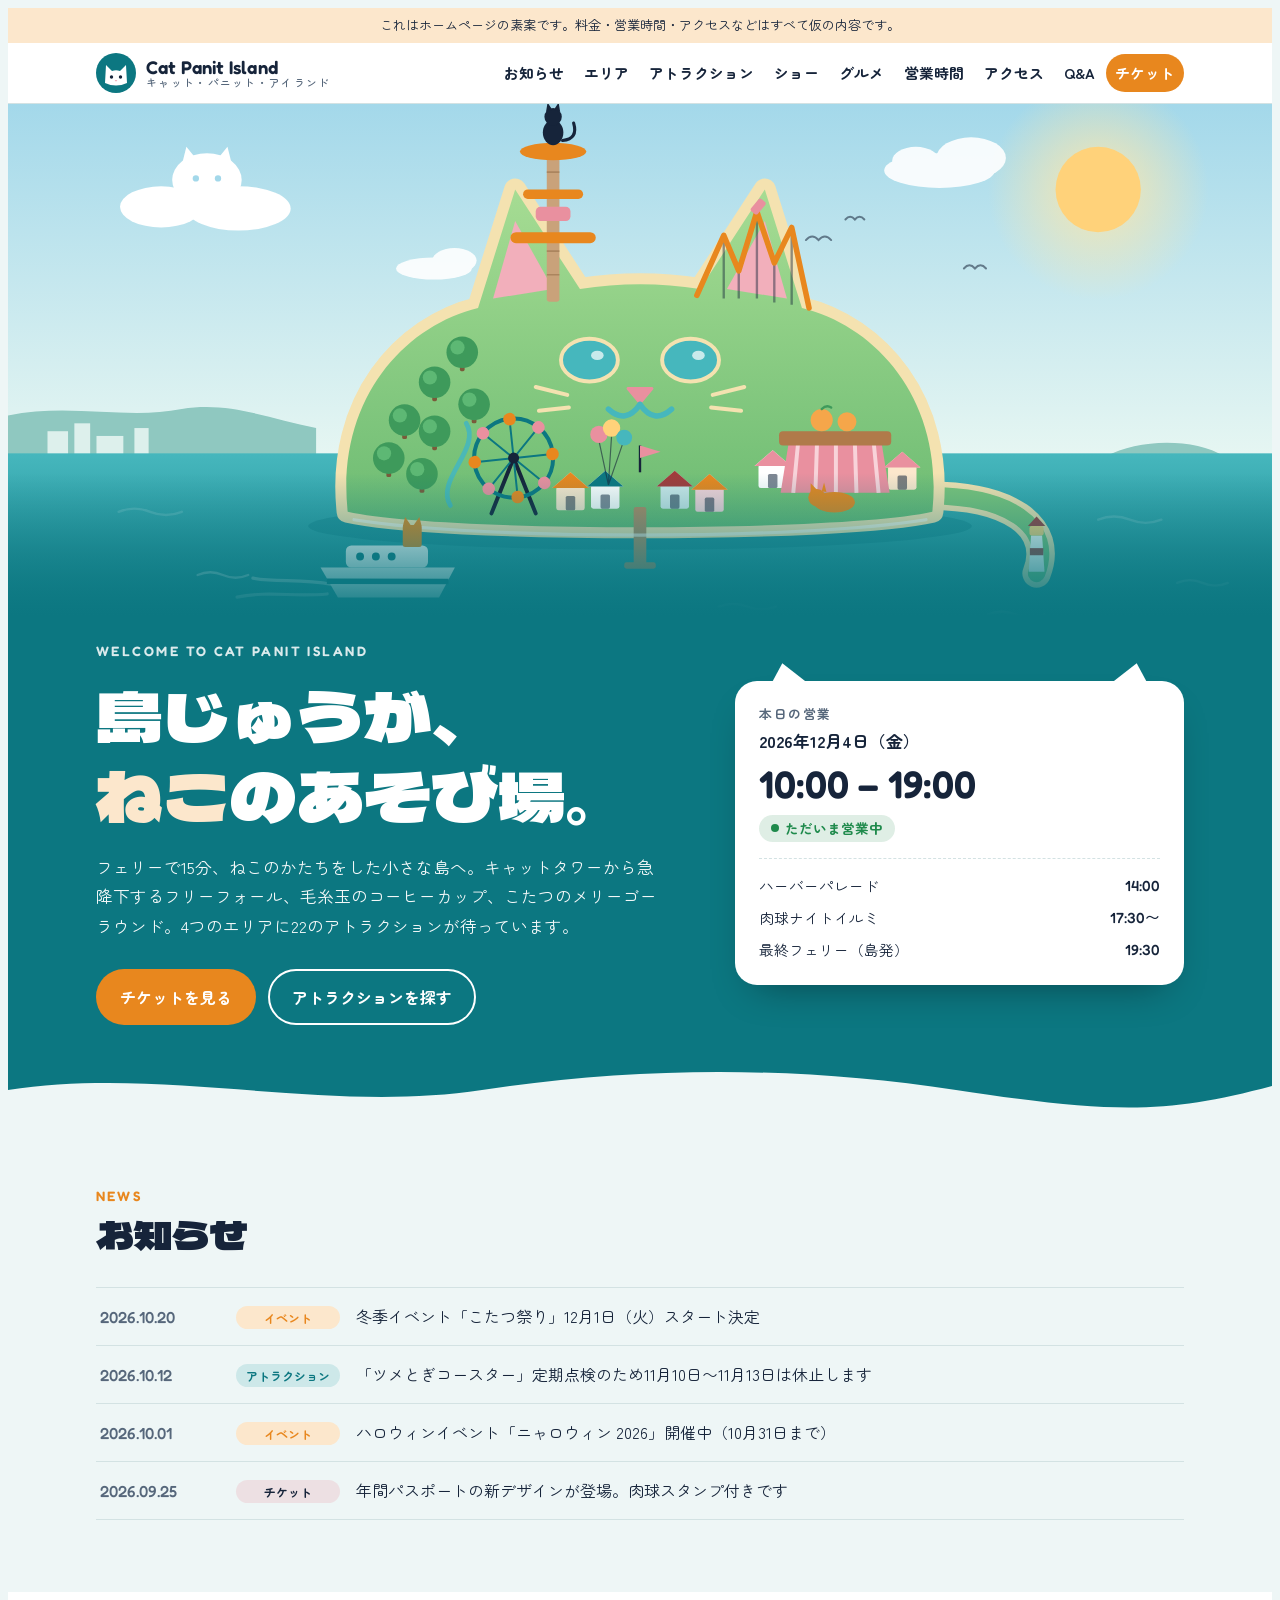
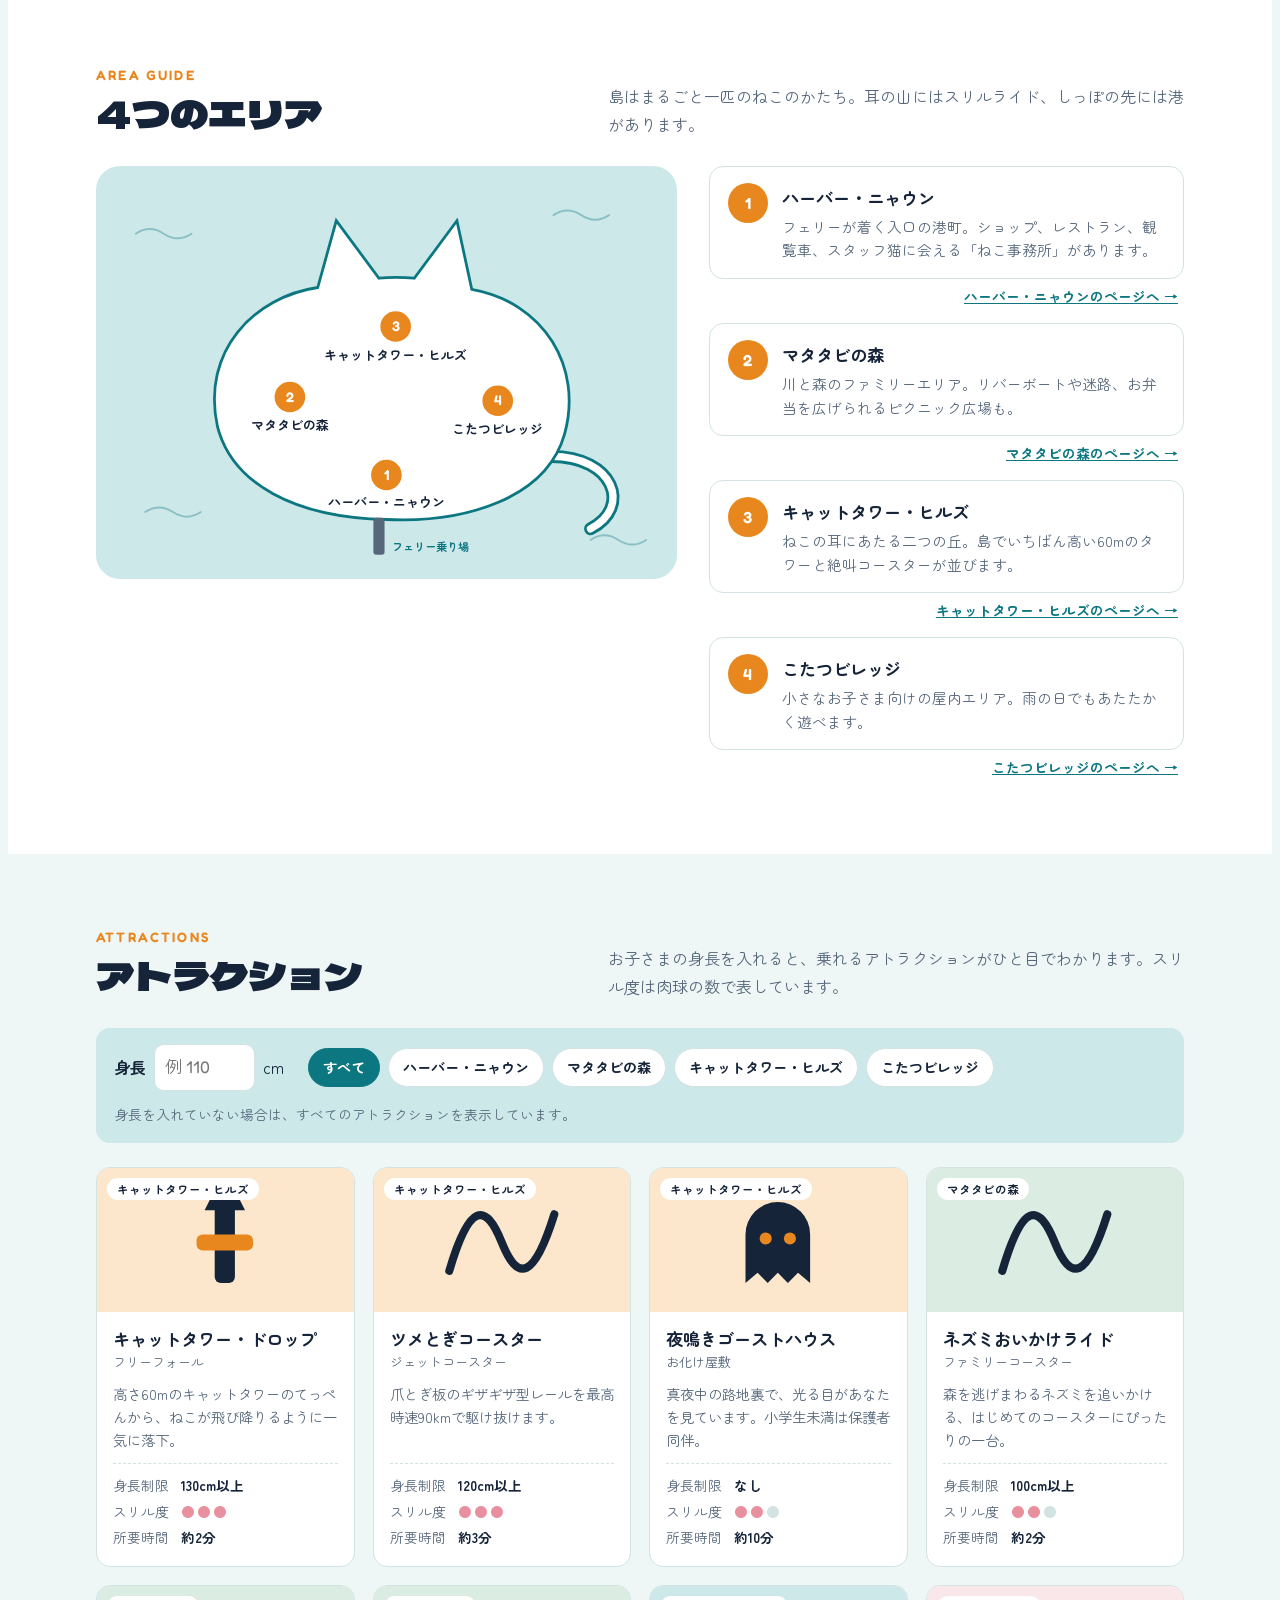
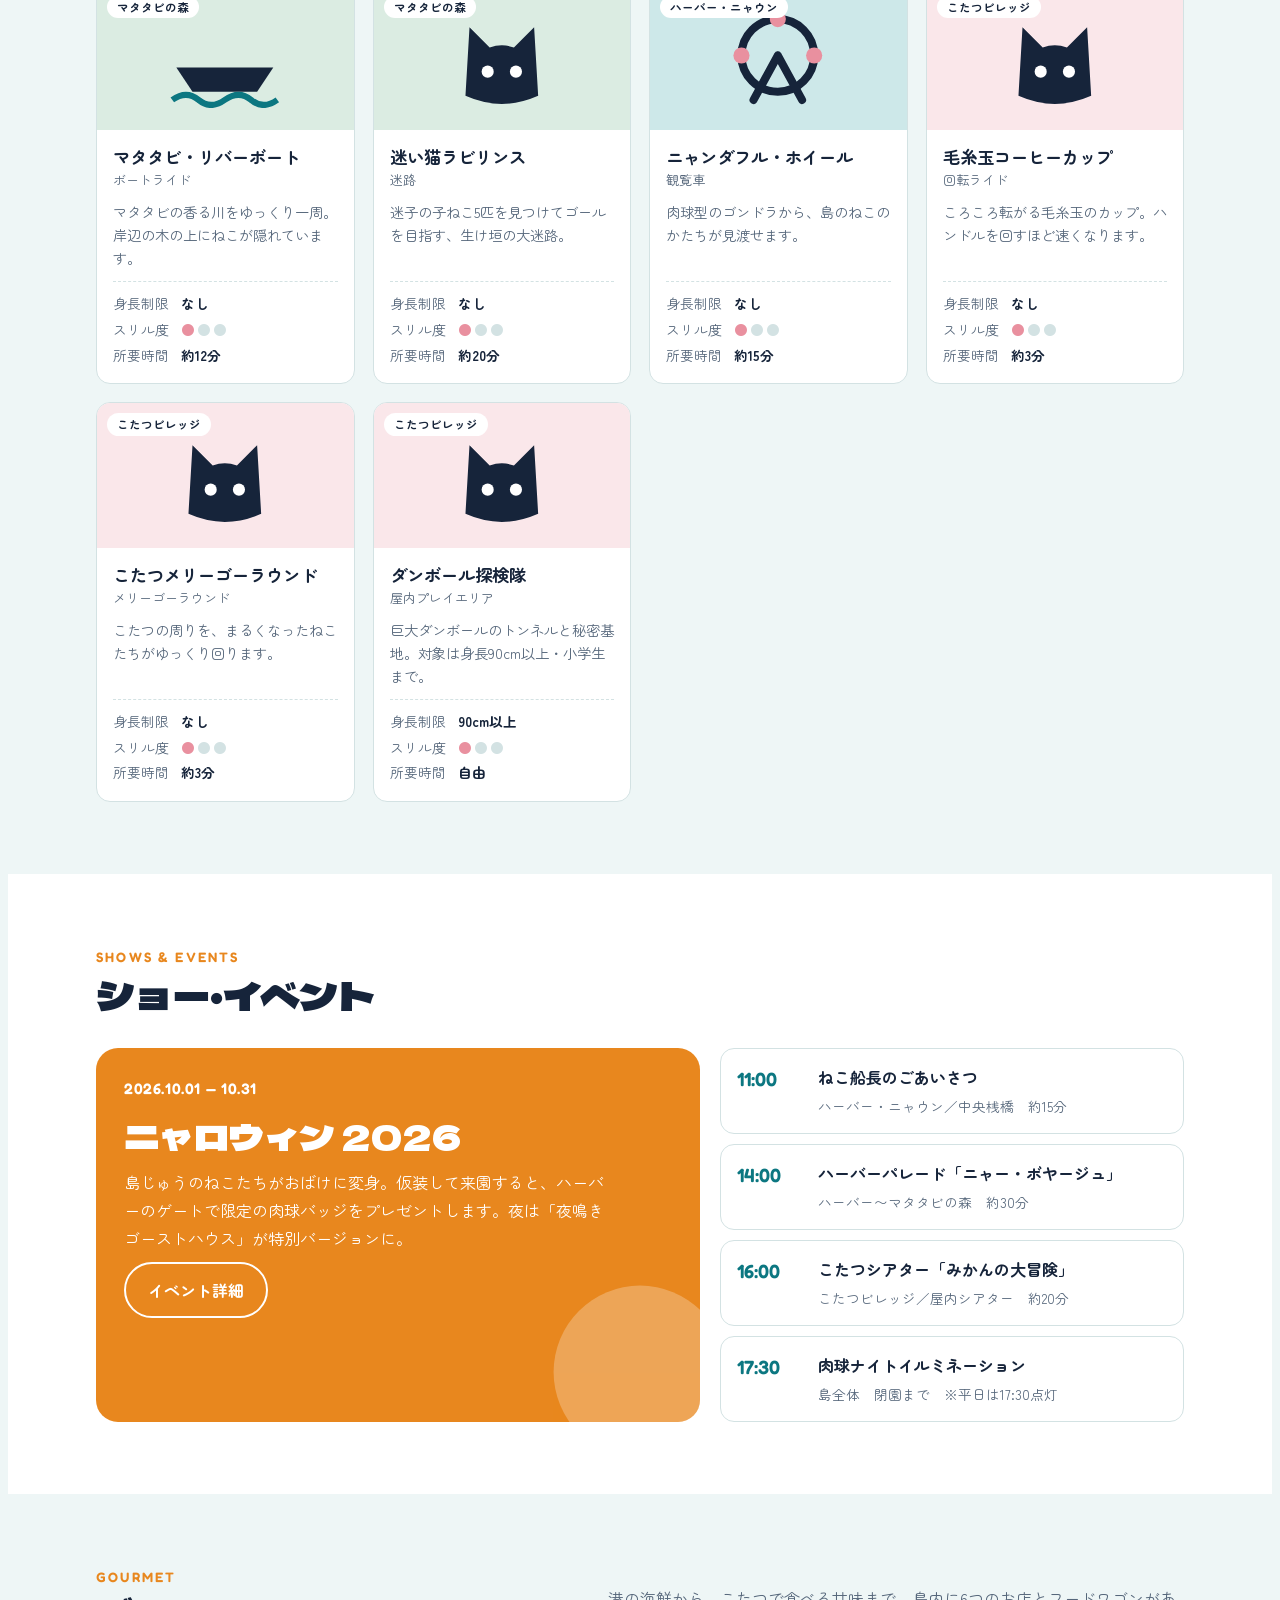
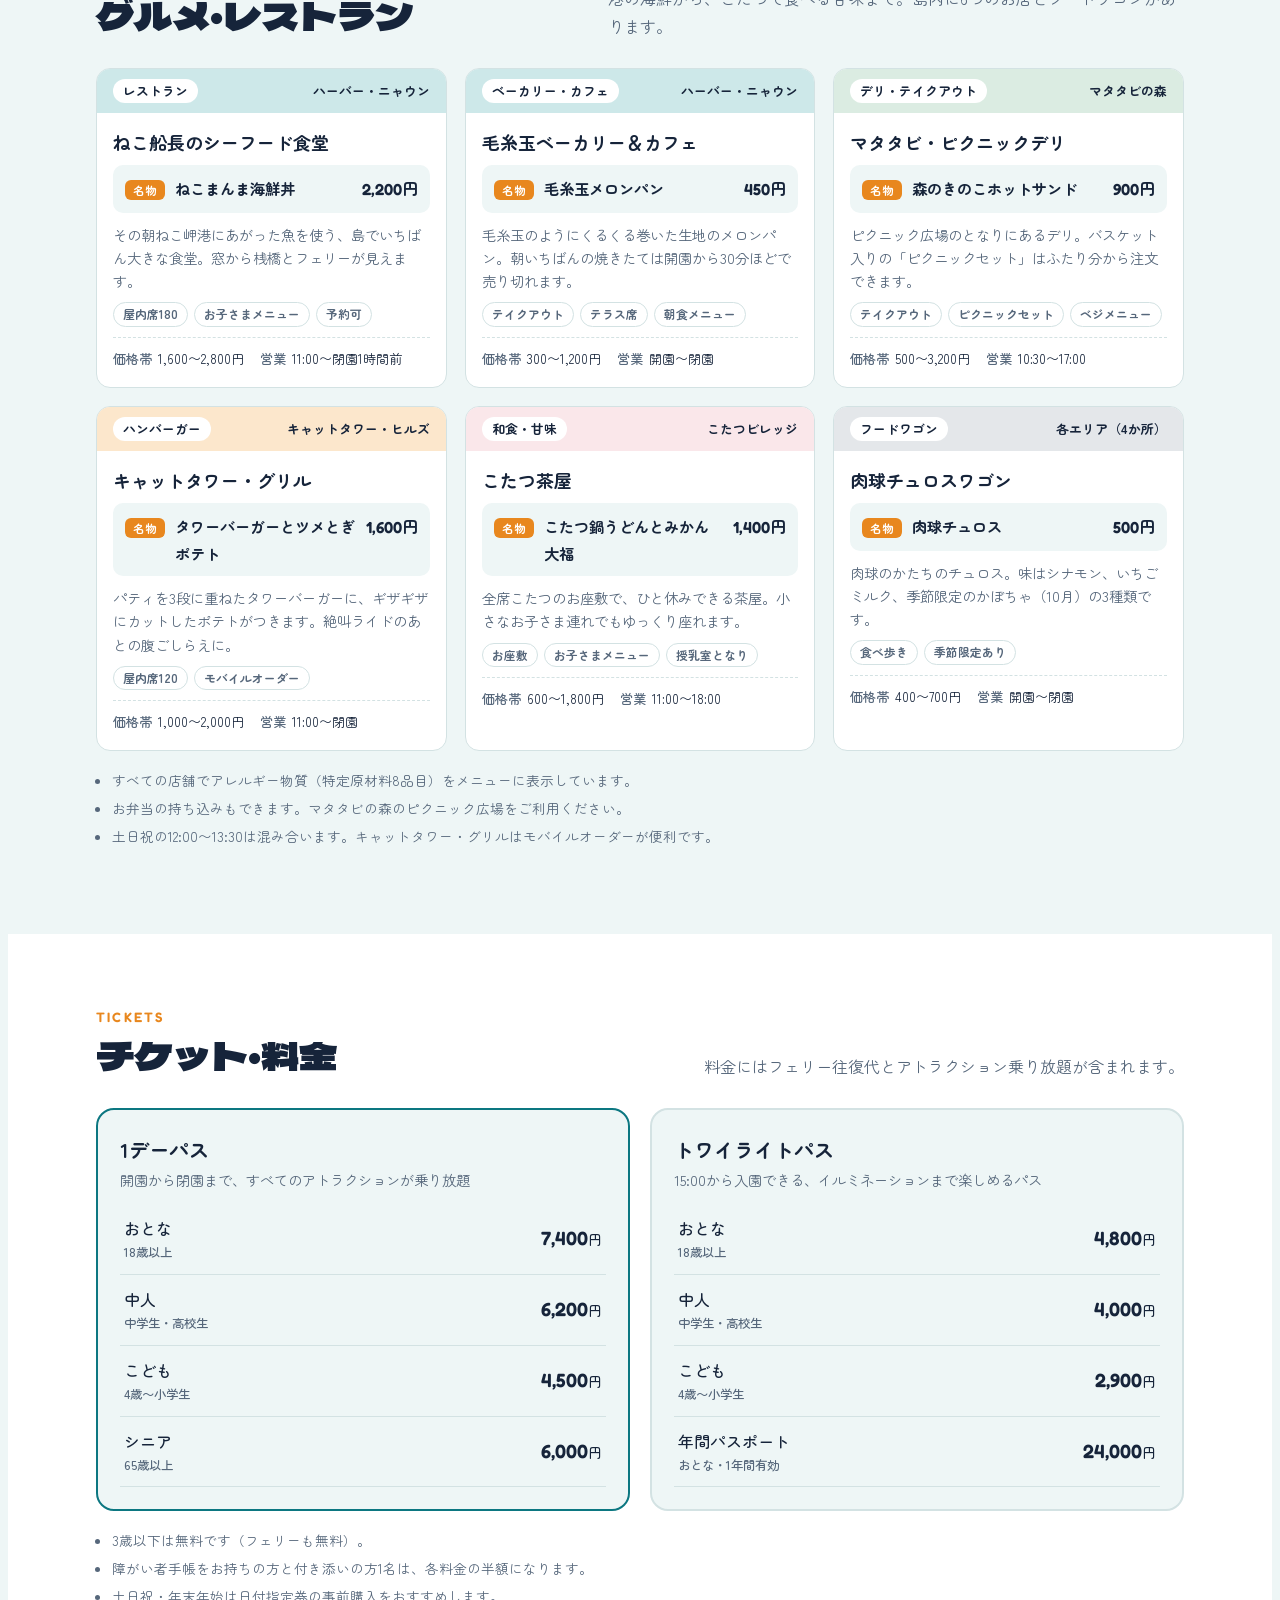
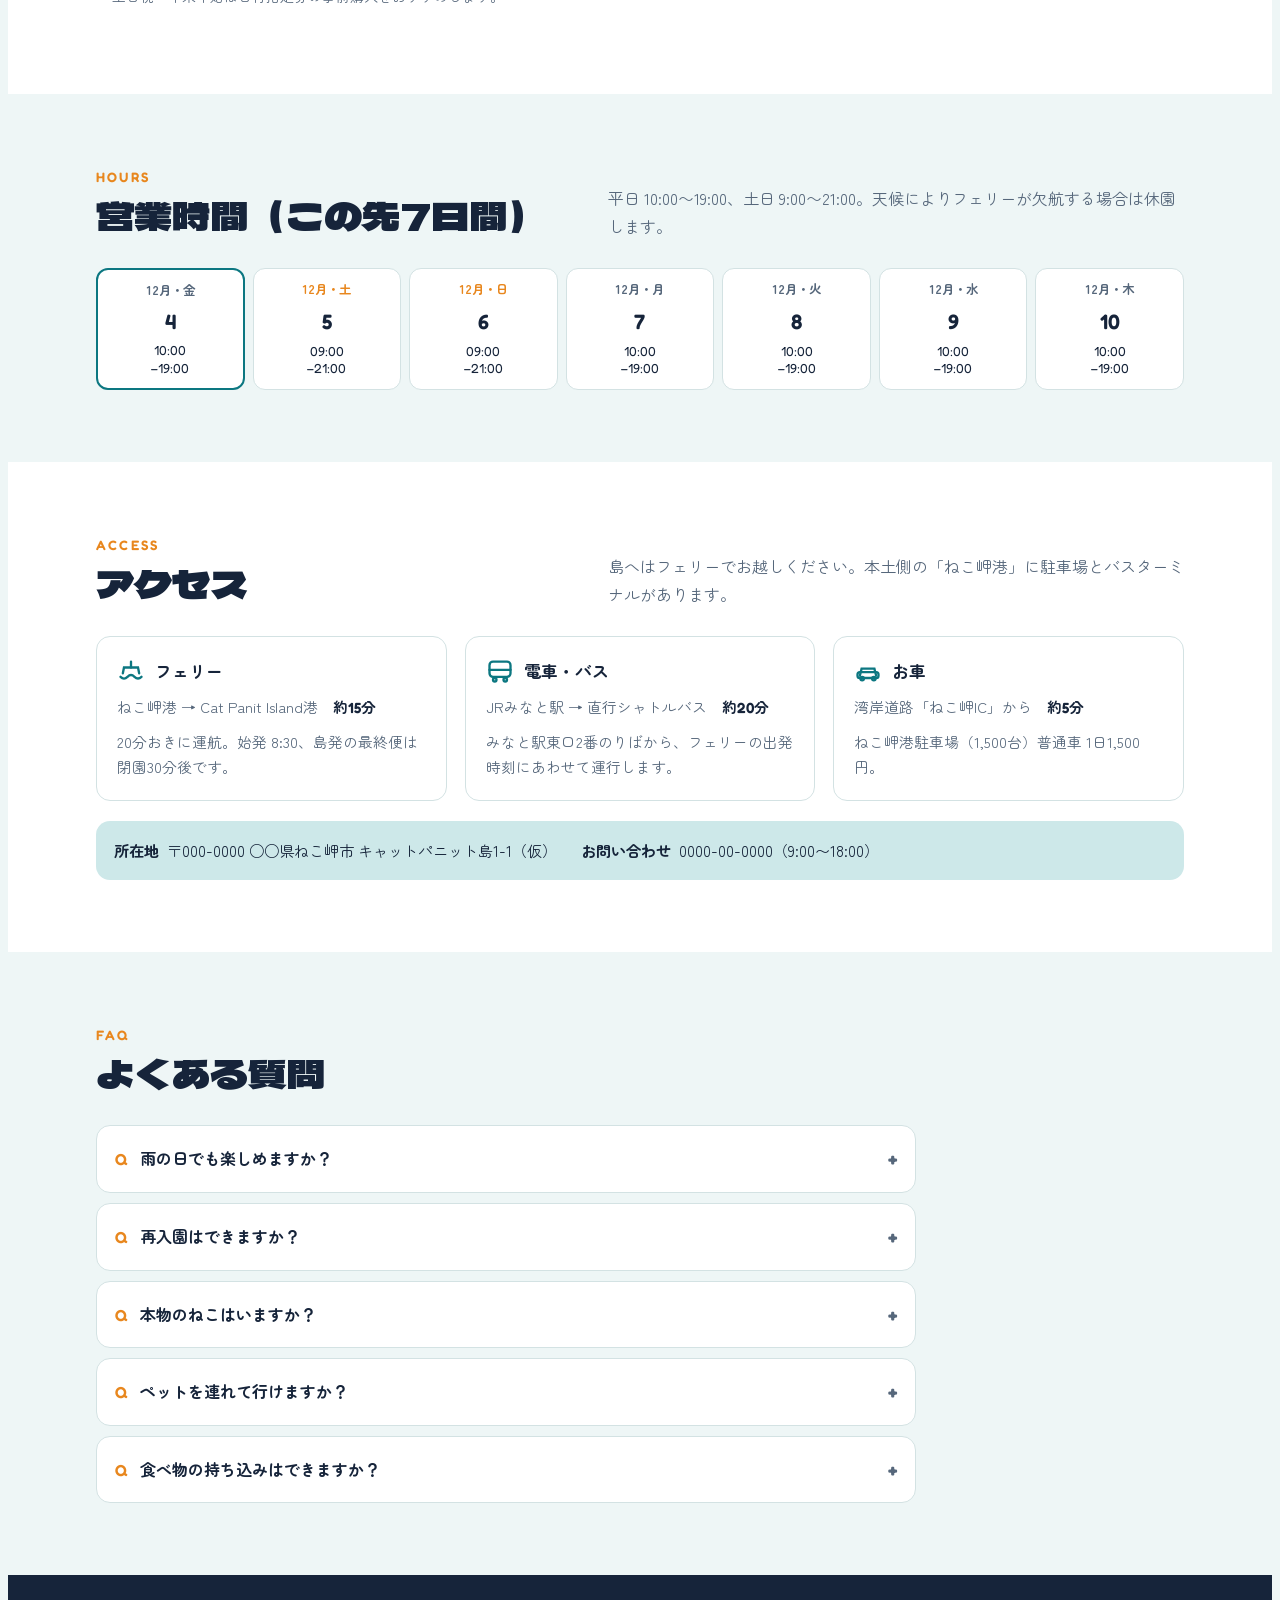
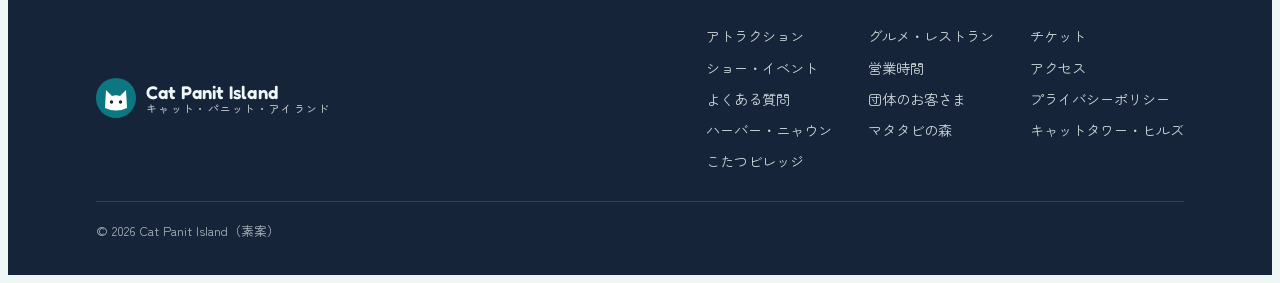
<file: index.html>
<!doctype html>
<html lang="ja">
<meta charset="utf-8">
<meta name="viewport" content="width=device-width, initial-scale=1, viewport-fit=cover">
<title>Cat Panit Island</title>
<meta name="claude:viewport-fit-sides" content="cover">
<meta name="description" content="フェリーで15分、ねこのかたちをした小さな島のテーマパーク。4つのエリアのアトラクション、ショー、グルメ、チケット、営業時間のご案内。">
<link rel="canonical" href="https://kawaitest.github.io/cat-panit-island/">
<meta property="og:type" content="website">
<meta property="og:site_name" content="Cat Panit Island">
<meta property="og:locale" content="ja_JP">
<meta property="og:title" content="Cat Panit Island｜島じゅうが、ねこのあそび場。">
<meta property="og:description" content="フェリーで15分、ねこのかたちをした小さな島のテーマパーク。4つのエリアのアトラクション、ショー、グルメ、チケット、営業時間のご案内。">
<meta property="og:url" content="https://kawaitest.github.io/cat-panit-island/">
<meta property="og:image" content="https://kawaitest.github.io/cat-panit-island/assets/ogp.png">
<meta property="og:image:width" content="1200">
<meta property="og:image:height" content="630">
<meta property="og:image:alt" content="ねこの顔のかたちをした島のイラスト">
<meta name="twitter:card" content="summary_large_image">
<link rel="preconnect" href="https://fonts.googleapis.com">
<link rel="preconnect" href="https://fonts.gstatic.com" crossorigin>
<link rel="stylesheet" href="https://fonts.googleapis.com/css2?family=Dela+Gothic+One&family=Zen+Maru+Gothic:wght@400;500;700&family=Fredoka:wght@500;600&display=swap">
<style>
/* Layout: 島の海色の帯と白い陸地のブロックを交互に重ねる縦スクロール。ヘッダーは固定、各セクションは最大1120pxの中央カラム */
:root {
  --bg: #EEF6F6;
  --surface: #FFFFFF;
  --ink: #16243A;
  --muted: #56677B;
  --line: #D3E2E3;
  --sea: #0C7781;
  --sea-soft: #CDE8E9;
  --tabby: #E8871E;
  --tabby-soft: #FCE7CC;
  --paw: #E9909F;
  --on-accent: #FFFFFF;
  --ok: #1F8A4C;
  --off: #A23B3B;
  --font-display: "Dela Gothic One", "Hiragino Sans", "Yu Gothic", sans-serif;
  --font-body: "Zen Maru Gothic", "Hiragino Maru Gothic ProN", "Yu Gothic", "Meiryo", sans-serif;
  --font-latin: "Fredoka", "Zen Maru Gothic", system-ui, sans-serif;
  --radius: 14px;
  --wrap: 1120px;
}
@media (prefers-color-scheme: dark) {
  :root:not([data-theme="light"]) {
    --bg: #0C1622; --surface: #13212F; --ink: #E7EFF1; --muted: #9DB0BF; --line: #243749;
    --sea: #3DBDC6; --sea-soft: #12343C; --tabby: #F5A64A; --tabby-soft: #3A2A16; --paw: #F0A5B2;
    --on-accent: #0C1622; --ok: #5BCB8A; --off: #EE8A8A; color-scheme: dark;
  }
}
:root[data-theme="dark"] {
  --bg: #0C1622; --surface: #13212F; --ink: #E7EFF1; --muted: #9DB0BF; --line: #243749;
  --sea: #3DBDC6; --sea-soft: #12343C; --tabby: #F5A64A; --tabby-soft: #3A2A16; --paw: #F0A5B2;
  --on-accent: #0C1622; --ok: #5BCB8A; --off: #EE8A8A; color-scheme: dark;
}

* { box-sizing: border-box; }
html { scroll-behavior: smooth; scroll-padding-top: 76px; }
@media (prefers-reduced-motion: reduce) { html { scroll-behavior: auto; } * { animation: none !important; transition: none !important; } }
body {
  background: var(--bg); color: var(--ink);
  font-family: var(--font-body); font-size: 16px; line-height: 1.75;
  overflow-x: hidden;
}
body::before { content: ""; position: fixed; inset: 0 0 auto; height: env(safe-area-inset-top, 0px); z-index: 10; background: var(--surface); }
a { color: var(--sea); }
:focus-visible { outline: 3px solid var(--tabby); outline-offset: 2px; border-radius: 6px; }
h1, h2, h3 { text-wrap: balance; margin: 0; }
p { margin: 0; }

.wrap {
  max-width: var(--wrap); margin-inline: auto;
  padding-left: max(16px, env(safe-area-inset-left, 0px));
  padding-right: max(16px, env(safe-area-inset-right, 0px));
}

/* ---------- Header ---------- */
.site-header {
  position: sticky; top: env(safe-area-inset-top, 0px); z-index: 20;
  background: var(--surface); border-bottom: 1px solid var(--line);
}
.site-header .wrap { display: flex; align-items: center; gap: 16px; padding-block: 10px; }
.brand { display: flex; align-items: center; gap: 10px; text-decoration: none; color: var(--ink); flex-shrink: 0; }
.brand svg { width: 40px; height: 40px; }
.brand-name { font-family: var(--font-latin); font-weight: 600; font-size: 1.15rem; line-height: 1.1; letter-spacing: .01em; }
.brand-name small { display: block; font-family: var(--font-body); font-weight: 500; font-size: .68rem; color: var(--muted); letter-spacing: .12em; }
.nav { margin-left: auto; min-width: 0; overflow-x: auto; scrollbar-width: none; }
.nav::-webkit-scrollbar { display: none; }
.nav ul { display: flex; gap: 2px; list-style: none; margin: 0; padding: 0; white-space: nowrap; }
.nav a { display: block; padding: 6px 9px; border-radius: 999px; text-decoration: none; color: var(--ink); font-weight: 700; font-size: .92rem; }
.nav a:hover { background: var(--sea-soft); }
.nav .nav-cta a { background: var(--tabby); color: var(--on-accent); }
.nav .nav-cta a:hover { background: var(--tabby); filter: brightness(1.05); }
.menu-btn, .mobile-ticket { display: none; }
.mobile-ticket { margin-left: auto; align-items: center; padding: 8px 16px; border-radius: 999px; background: var(--tabby); color: var(--on-accent); font-weight: 700; font-size: .9rem; text-decoration: none; white-space: nowrap; }
.menu-btn { width: 52px; height: 48px; flex-shrink: 0; border: 0; border-radius: 12px; background: var(--sea-soft); color: var(--ink); cursor: pointer; flex-direction: column; align-items: center; justify-content: center; gap: 4px; padding: 0; font: inherit; }
.menu-btn .bars { position: relative; width: 20px; height: 2px; margin-block: 6px; border-radius: 2px; background: currentColor; transition: background .2s; }
.menu-btn .bars::before, .menu-btn .bars::after { content: ""; position: absolute; left: 0; width: 20px; height: 2px; border-radius: 2px; background: currentColor; transition: transform .2s, top .2s; }
.menu-btn .bars::before { top: -6px; }
.menu-btn .bars::after { top: 6px; }
.menu-btn .lbl { font-family: var(--font-latin); font-weight: 600; font-size: .6rem; letter-spacing: .08em; line-height: 1; }
.site-header.open .menu-btn .bars { background: transparent; }
.site-header.open .menu-btn .bars::before { top: 0; transform: rotate(45deg); }
.site-header.open .menu-btn .bars::after { top: 0; transform: rotate(-45deg); }
@media (max-width: 1000px) {
  .site-header .wrap { flex-wrap: wrap; gap: 8px; }
  .brand-name { white-space: nowrap; }
  .mobile-ticket { display: inline-flex; }
  .menu-btn { display: flex; }
  .nav { display: none; width: 100%; margin-left: 0; overflow: visible; }
  .site-header.open .nav { display: block; max-height: calc(100dvh - 80px); overflow-y: auto; }
  .nav ul { display: grid; grid-template-columns: repeat(2, minmax(0, 1fr)); gap: 8px; white-space: normal; padding-block: 6px 14px; }
  .nav a { padding: 12px 14px; border-radius: 12px; background: var(--bg); font-size: 1rem; }
  .nav .nav-cta { grid-column: 1 / -1; }
  .nav .nav-cta a { text-align: center; }
}
@media (max-width: 360px) { .brand-name small { display: none; } }

/* ---------- Hero ---------- */
.hero { background: var(--sea); color: var(--on-accent); position: relative; overflow: hidden; }
.hero .wrap { display: grid; grid-template-columns: 1.15fr .85fr; gap: 32px; align-items: center; padding-block: 24px 88px; }
.main-visual { margin: 0; position: relative; }
.main-visual img { display: block; width: 100%; height: clamp(240px, 40vw, 580px); object-fit: cover; object-position: 50% 8%; }
.main-visual::after { content: ""; position: absolute; inset: auto 0 0; height: 28%; background: linear-gradient(to bottom, transparent, var(--sea)); pointer-events: none; }
@media (prefers-color-scheme: dark) { :root:not([data-theme="light"]) .main-visual img { filter: brightness(.82) saturate(.9); } }
:root[data-theme="dark"] .main-visual img { filter: brightness(.82) saturate(.9); }
.hero-eyebrow { font-family: var(--font-latin); font-weight: 600; letter-spacing: .18em; font-size: .85rem; opacity: .85; }
.hero h1 { font-family: var(--font-display); font-weight: 400; font-size: clamp(2.3rem, 6vw, 4.2rem); line-height: 1.2; margin-top: 10px; }
.hero h1 em { font-style: normal; color: var(--tabby-soft); }
.hero-lead { margin-top: 18px; max-width: 34em; font-size: 1.05rem; opacity: .95; }
.hero-actions { display: flex; flex-wrap: wrap; gap: 12px; margin-top: 28px; }
.btn { display: inline-flex; align-items: center; gap: 8px; padding: 12px 22px; border-radius: 999px; font-weight: 700; text-decoration: none; font-family: var(--font-body); font-size: 1rem; border: 2px solid transparent; cursor: pointer; }
.btn-primary { background: var(--tabby); color: var(--on-accent); }
.btn-ghost { border-color: currentColor; color: var(--on-accent); background: transparent; }
.btn-primary:hover, .btn-ghost:hover { transform: translateY(-1px); }

.today { background: var(--surface); color: var(--ink); border-radius: 22px; padding: 22px 24px; box-shadow: 0 18px 40px -20px rgba(0,0,0,.45); position: relative; }
.today::before, .today::after { /* ねこ耳 */
  content: ""; position: absolute; top: -18px; width: 0; height: 0;
  border-left: 22px solid transparent; border-right: 22px solid transparent; border-bottom: 26px solid var(--surface);
}
.today::before { left: 28px; transform: rotate(-12deg); }
.today::after { right: 28px; transform: rotate(12deg); }
.today-label { font-size: .8rem; letter-spacing: .12em; color: var(--muted); font-weight: 700; }
.today-date { font-weight: 700; font-size: 1.05rem; margin-top: 2px; }
.today-hours { font-family: var(--font-latin); font-weight: 600; font-size: 2.4rem; line-height: 1.15; margin-top: 6px; font-variant-numeric: tabular-nums; }
.status { display: inline-flex; align-items: center; gap: 6px; padding: 2px 12px; border-radius: 999px; font-size: .85rem; font-weight: 700; margin-top: 8px; }
.status::before { content: ""; width: 8px; height: 8px; border-radius: 50%; background: currentColor; }
.status.open { color: var(--ok); background: color-mix(in srgb, var(--ok) 14%, transparent); }
.status.closed { color: var(--off); background: color-mix(in srgb, var(--off) 14%, transparent); }
.today-list { list-style: none; margin: 16px 0 0; padding: 14px 0 0; border-top: 1px dashed var(--line); display: grid; gap: 6px; font-size: .92rem; }
.today-list li { display: flex; justify-content: space-between; gap: 12px; }
.today-list span:last-child { font-family: var(--font-latin); font-weight: 500; font-variant-numeric: tabular-nums; white-space: nowrap; }
.wave { position: absolute; left: 0; right: 0; bottom: -1px; height: 48px; width: 100%; display: block; }
.wave path { fill: var(--bg); }
@media (max-width: 820px) { .hero .wrap { grid-template-columns: 1fr; padding-block: 40px 80px; } .today { margin-top: 18px; } }

/* ---------- Sections ---------- */
section.block { padding-block: 72px; }
.sec-head { display: flex; flex-wrap: wrap; align-items: end; justify-content: space-between; gap: 12px 24px; margin-bottom: 28px; }
.sec-head .en { font-family: var(--font-latin); font-weight: 600; color: var(--tabby); letter-spacing: .16em; font-size: .85rem; text-transform: uppercase; }
.sec-head h2 { font-family: var(--font-display); font-weight: 400; font-size: clamp(1.7rem, 3.6vw, 2.4rem); line-height: 1.3; }
.sec-head p { color: var(--muted); max-width: 36em; }
.alt { background: var(--surface); }

/* News */
.news { list-style: none; margin: 0; padding: 0; border-top: 1px solid var(--line); }
.news li { display: grid; grid-template-columns: 7.5em 6.5em 1fr; gap: 8px 16px; align-items: baseline; padding: 14px 4px; border-bottom: 1px solid var(--line); }
.news time { font-family: var(--font-latin); font-weight: 500; color: var(--muted); font-variant-numeric: tabular-nums; }
.tag { display: inline-block; font-size: .75rem; font-weight: 700; padding: 1px 10px; border-radius: 999px; text-align: center; background: var(--sea-soft); color: var(--sea); }
.tag.event { background: var(--tabby-soft); color: var(--tabby); }
.tag.info { background: color-mix(in srgb, var(--paw) 22%, transparent); color: var(--ink); }
@media (max-width: 560px) { .news li { grid-template-columns: auto 1fr; } .news li > span:last-child { grid-column: 1 / -1; } }

/* Areas + map */
.areas { display: grid; grid-template-columns: minmax(0, 1.1fr) minmax(0, .9fr); gap: 32px; align-items: start; }
.map { background: var(--sea-soft); border-radius: 24px; padding: 12px; }
.map svg { width: 100%; height: auto; display: block; }
.map .land { fill: var(--surface); stroke: var(--sea); stroke-width: 3; }
.map .tail { fill: none; stroke: var(--sea); stroke-width: 14; stroke-linecap: round; }
.map .tail-in { fill: none; stroke: var(--surface); stroke-width: 8; stroke-linecap: round; }
.map .pin { cursor: pointer; }
.map .pin circle { fill: var(--tabby); stroke: var(--surface); stroke-width: 3; transition: r .2s; }
.map .pin text { fill: var(--on-accent); font-family: var(--font-latin); font-weight: 600; font-size: 15px; text-anchor: middle; pointer-events: none; }
.map .pin.active circle, .map .pin:hover circle { fill: var(--sea); }
.map .lbl { fill: var(--ink); font-family: var(--font-body); font-weight: 700; font-size: 14px; text-anchor: middle; }
.map .pier { fill: var(--muted); }
.map .ferry { fill: var(--sea); font-family: var(--font-body); font-size: 12px; font-weight: 700; }
.map .wv { fill: none; stroke: var(--sea); stroke-width: 2; opacity: .35; stroke-linecap: round; }
.area-list { display: grid; gap: 12px; }
.area { display: grid; grid-template-columns: 40px 1fr; gap: 14px; padding: 16px 18px; border-radius: var(--radius); border: 1px solid var(--line); background: var(--surface); cursor: pointer; text-align: left; font: inherit; color: inherit; width: 100%; }
.area:hover, .area[aria-pressed="true"] { border-color: var(--tabby); }
.area[aria-pressed="true"] { background: var(--tabby-soft); }
.area-item { display: grid; gap: 4px; }
.area-link { justify-self: end; font-size: .85rem; font-weight: 700; padding: 2px 6px; }
.area .num { width: 40px; height: 40px; border-radius: 50%; display: grid; place-items: center; background: var(--tabby); color: var(--on-accent); font-family: var(--font-latin); font-weight: 600; }
.area h3 { font-size: 1.08rem; }
.area p { color: var(--muted); font-size: .92rem; line-height: 1.6; margin-top: 2px; }
@media (max-width: 820px) { .areas { grid-template-columns: 1fr; } }

/* Attractions */
.finder { display: flex; flex-wrap: wrap; gap: 12px 24px; align-items: center; padding: 16px 18px; border-radius: var(--radius); background: var(--sea-soft); margin-bottom: 24px; }
.finder label { font-weight: 700; }
.height-input { display: flex; align-items: center; gap: 8px; }
.height-input input { width: 6em; padding: 8px 10px; border-radius: 10px; border: 1px solid var(--line); background: var(--surface); color: var(--ink); font: inherit; font-family: var(--font-latin); font-size: 1.05rem; }
.chips { display: flex; flex-wrap: wrap; gap: 8px; }
.chip { padding: 6px 14px; border-radius: 999px; border: 1px solid var(--line); background: var(--surface); color: var(--ink); font: inherit; font-size: .88rem; font-weight: 700; cursor: pointer; }
.chip[aria-pressed="true"] { background: var(--sea); border-color: var(--sea); color: var(--on-accent); }
.finder-note { font-size: .85rem; color: var(--muted); flex-basis: 100%; }
.rides { display: grid; grid-template-columns: repeat(auto-fill, minmax(250px, 1fr)); gap: 18px; }
.ride { display: grid; grid-template-rows: auto auto 1fr auto; background: var(--surface); border: 1px solid var(--line); border-radius: var(--radius); overflow: hidden; transition: opacity .2s; }
.ride-art { aspect-ratio: 16 / 9; max-width: 100%; display: grid; place-items: center; position: relative; }
.ride-art svg { width: 56%; height: 70%; }
.ride-art .area-badge { position: absolute; left: 10px; top: 10px; background: var(--surface); color: var(--ink); font-size: .72rem; font-weight: 700; padding: 1px 10px; border-radius: 999px; }
.ride-body { padding: 14px 16px 0; }
.ride h3 { font-size: 1.08rem; line-height: 1.45; }
.ride .kind { color: var(--muted); font-size: .82rem; }
.ride .desc { padding: 8px 16px 0; font-size: .9rem; color: var(--muted); line-height: 1.6; }
.ride dl { display: grid; grid-template-columns: auto 1fr; gap: 2px 12px; margin: 12px 16px 16px; padding-top: 10px; border-top: 1px dashed var(--line); font-size: .85rem; }
.ride dt { color: var(--muted); }
.ride dd { margin: 0; font-weight: 700; font-variant-numeric: tabular-nums; }
.paws { color: var(--paw); letter-spacing: 2px; }
.paws .off { color: var(--line); }
.ride.no { opacity: .45; }
.ride .verdict { margin: 0 16px 16px; font-size: .8rem; font-weight: 700; padding: 4px 10px; border-radius: 8px; text-align: center; }
.ride .verdict.ok { background: color-mix(in srgb, var(--ok) 14%, transparent); color: var(--ok); }
.ride .verdict.ng { background: color-mix(in srgb, var(--off) 14%, transparent); color: var(--off); }
.empty { padding: 32px; text-align: center; color: var(--muted); border: 1px dashed var(--line); border-radius: var(--radius); }

/* Shows / events */
.events { display: grid; grid-template-columns: 1.3fr 1fr; gap: 20px; }
.feature { border-radius: 22px; padding: 28px; background: var(--tabby); color: var(--on-accent); display: grid; gap: 10px; align-content: start; position: relative; overflow: hidden; }
.feature .period { font-family: var(--font-latin); font-weight: 600; font-size: .95rem; letter-spacing: .04em; }
.feature h3 { font-family: var(--font-display); font-weight: 400; font-size: clamp(1.6rem, 3.2vw, 2.2rem); line-height: 1.3; }
.feature p { max-width: 30em; }
.feature .moon { position: absolute; right: -30px; bottom: -40px; width: 180px; height: 180px; opacity: .25; }
.schedule { list-style: none; margin: 0; padding: 0; display: grid; gap: 10px; }
.schedule li { display: grid; grid-template-columns: 4.2em 1fr; gap: 14px; align-items: start; padding: 14px 16px; border-radius: var(--radius); background: var(--surface); border: 1px solid var(--line); }
.schedule .t { font-family: var(--font-latin); font-weight: 600; font-size: 1.2rem; color: var(--sea); font-variant-numeric: tabular-nums; }
.schedule b { display: block; }
.schedule small { color: var(--muted); font-size: .85rem; }
@media (max-width: 820px) { .events { grid-template-columns: 1fr; } }

/* Gourmet */
.gourmet-grid { display: grid; grid-template-columns: repeat(auto-fill, minmax(300px, 1fr)); gap: 18px; }
.shop { display: grid; grid-template-rows: auto 1fr; background: var(--surface); border: 1px solid var(--line); border-radius: var(--radius); overflow: hidden; }
.shop-top { display: flex; justify-content: space-between; align-items: center; gap: 8px; padding: 10px 16px; font-size: .8rem; font-weight: 700; }
.shop-top .genre { background: var(--surface); color: var(--ink); padding: 1px 10px; border-radius: 999px; }
.shop-top .where { color: var(--ink); }
.a1 { background: var(--sea-soft); }
.a2 { background: color-mix(in srgb, var(--ok) 16%, var(--surface)); }
.a3 { background: var(--tabby-soft); }
.a4 { background: color-mix(in srgb, var(--paw) 22%, var(--surface)); }
.a0 { background: color-mix(in srgb, var(--muted) 16%, var(--surface)); }
.shop-body { padding: 16px; display: grid; gap: 10px; align-content: start; }
.shop h3 { font-size: 1.12rem; line-height: 1.45; }
.signature { display: grid; grid-template-columns: auto 1fr auto; gap: 10px; align-items: baseline; padding: 10px 12px; border-radius: 10px; background: var(--bg); }
.signature .lbl { font-size: .72rem; font-weight: 700; color: var(--on-accent); background: var(--tabby); padding: 0 8px; border-radius: 6px; }
.signature b { font-size: .95rem; min-width: 0; }
.signature .yen { font-family: var(--font-latin); font-weight: 600; font-variant-numeric: tabular-nums; white-space: nowrap; }
.shop .desc { color: var(--muted); font-size: .9rem; line-height: 1.6; }
.shop-meta { display: flex; flex-wrap: wrap; gap: 4px 16px; font-size: .82rem; padding-top: 10px; border-top: 1px dashed var(--line); }
.shop-meta span { font-variant-numeric: tabular-nums; }
.shop-meta span b { color: var(--muted); font-weight: 500; margin-right: 6px; }
.feats { display: flex; flex-wrap: wrap; gap: 6px; list-style: none; margin: 0; padding: 0; }
.feats li { font-size: .74rem; font-weight: 700; padding: 1px 9px; border-radius: 999px; border: 1px solid var(--line); color: var(--muted); }
.gourmet-notes { margin-top: 18px; color: var(--muted); font-size: .85rem; display: grid; gap: 4px; padding-left: 1.2em; }

/* Tickets */
.ticket-grid { display: grid; grid-template-columns: minmax(0, 1fr) minmax(0, 1fr); gap: 20px; }
.ticket { border: 2px solid var(--line); border-radius: 18px; padding: 22px; background: var(--bg); display: grid; gap: 12px; align-content: start; }
.ticket.main { border-color: var(--sea); }
.ticket h3 { font-size: 1.25rem; }
.ticket .sub { color: var(--muted); font-size: .9rem; }
.price { width: 100%; border-collapse: collapse; font-variant-numeric: tabular-nums; }
.price th, .price td { padding: 10px 4px; border-bottom: 1px solid var(--line); text-align: left; }
.price th { font-weight: 500; }
.price th small { display: block; color: var(--muted); font-size: .78rem; }
.price td { text-align: right; font-family: var(--font-latin); font-weight: 600; font-size: 1.2rem; white-space: nowrap; }
.price td span { font-family: var(--font-body); font-size: .85rem; font-weight: 500; }
.ticket-notes { margin-top: 18px; color: var(--muted); font-size: .85rem; display: grid; gap: 4px; padding-left: 1.2em; }
@media (max-width: 720px) { .ticket-grid { grid-template-columns: 1fr; } }

/* Hours week */
.week { display: grid; grid-template-columns: repeat(7, minmax(0, 1fr)); gap: 8px; }
.day { background: var(--surface); border: 1px solid var(--line); border-radius: 12px; padding: 10px 6px; text-align: center; display: grid; gap: 2px; }
.day .d { font-family: var(--font-latin); font-weight: 600; font-size: 1.3rem; font-variant-numeric: tabular-nums; }
.day .w { font-size: .78rem; color: var(--muted); font-weight: 700; }
.day .h { font-family: var(--font-latin); font-size: .82rem; font-variant-numeric: tabular-nums; line-height: 1.35; }
.day.weekend .w { color: var(--tabby); }
.day.is-today { border-color: var(--sea); border-width: 2px; }
@media (max-width: 560px) { .week { grid-template-columns: repeat(4, minmax(0, 1fr)); } }

/* Access */
.access { display: grid; grid-template-columns: repeat(3, minmax(0, 1fr)); gap: 18px; }
.route { padding: 20px; border-radius: var(--radius); background: var(--surface); border: 1px solid var(--line); display: grid; gap: 8px; align-content: start; }
.route h3 { font-size: 1.05rem; display: flex; align-items: center; gap: 10px; }
.route h3 svg { width: 28px; height: 28px; color: var(--sea); flex-shrink: 0; }
.route p { color: var(--muted); font-size: .92rem; }
.route .time { font-family: var(--font-latin); font-weight: 600; color: var(--ink); }
.address { margin-top: 20px; padding: 16px 18px; border-radius: var(--radius); background: var(--sea-soft); display: flex; flex-wrap: wrap; gap: 6px 24px; font-size: .95rem; }
.address b { margin-right: 8px; }
@media (max-width: 820px) { .access { grid-template-columns: 1fr; } }

/* FAQ */
.faq { display: grid; gap: 10px; max-width: 820px; }
.faq details { background: var(--surface); border: 1px solid var(--line); border-radius: var(--radius); padding: 0 18px; }
.faq summary { cursor: pointer; padding: 16px 0; font-weight: 700; list-style: none; display: flex; gap: 12px; align-items: baseline; }
.faq summary::-webkit-details-marker { display: none; }
.faq summary::before { content: "Q"; font-family: var(--font-latin); font-weight: 600; color: var(--tabby); }
.faq summary::after { content: "+"; margin-left: auto; font-family: var(--font-latin); color: var(--muted); font-size: 1.2rem; }
.faq details[open] summary::after { content: "−"; }
.faq details p { padding: 0 0 16px 1.6em; color: var(--muted); }

/* Footer */
.site-footer { background: var(--ink); color: var(--bg); padding-block: 48px 32px; }
.site-footer .wrap { display: grid; gap: 28px; }
.foot-top { display: flex; flex-wrap: wrap; gap: 24px 48px; justify-content: space-between; }
.foot-top .brand { color: var(--bg); }
.foot-top .brand-name small { color: color-mix(in srgb, var(--bg) 70%, transparent); }
.foot-links { display: grid; grid-template-columns: repeat(3, auto); gap: 6px 36px; font-size: .9rem; }
.foot-links a { color: var(--bg); text-decoration: none; opacity: .85; }
.foot-links a:hover { opacity: 1; text-decoration: underline; }
.copy { font-size: .8rem; opacity: .7; border-top: 1px solid color-mix(in srgb, var(--bg) 20%, transparent); padding-top: 18px; }
@media (max-width: 560px) { .foot-links { grid-template-columns: repeat(2, auto); } }

.draft-ribbon { background: var(--tabby-soft); color: var(--ink); font-size: .82rem; text-align: center; padding-block: 6px; }
</style>

<div class="draft-ribbon"><div class="wrap">これはホームページの素案です。料金・営業時間・アクセスなどはすべて仮の内容です。</div></div>

<header class="site-header">
  <div class="wrap">
    <a class="brand" href="#top" aria-label="Cat Panit Island トップへ">
      <svg viewBox="0 0 40 40" aria-hidden="true">
        <circle cx="20" cy="20" r="20" fill="var(--sea)"/>
        <path d="M9 30 L10 12 L16 18 Q20 16.5 24 18 L30 12 L31 30 Q20 35 9 30 Z" fill="var(--surface)"/>
        <circle cx="15.5" cy="24" r="1.7" fill="var(--ink)"/><circle cx="24.5" cy="24" r="1.7" fill="var(--ink)"/>
        <path d="M18.6 27.2 L21.4 27.2 L20 28.6 Z" fill="var(--paw)"/>
      </svg>
      <span class="brand-name">Cat Panit Island<small>キャット・パニット・アイランド</small></span>
    </a>
    <a class="mobile-ticket" href="#tickets">チケット</a>
    <button class="menu-btn" id="menu-btn" type="button" aria-expanded="false" aria-controls="site-nav" aria-label="メニューを開く"><span class="bars" aria-hidden="true"></span><span class="lbl" aria-hidden="true">MENU</span></button>
    <nav class="nav" id="site-nav" aria-label="メインメニュー">
      <ul>
        <li><a href="#news">お知らせ</a></li>
        <li><a href="#areas">エリア</a></li>
        <li><a href="#rides">アトラクション</a></li>
        <li><a href="#events">ショー</a></li>
        <li><a href="#gourmet">グルメ</a></li>
        <li><a href="#hours">営業時間</a></li>
        <li><a href="#access">アクセス</a></li>
        <li><a href="#faq">Q&amp;A</a></li>
        <li class="nav-cta"><a href="#tickets">チケット</a></li>
      </ul>
    </nav>
  </div>
</header>

<main id="top">
  <section class="hero">
    <figure class="main-visual">
      <img src="assets/main-visual.svg" width="1600" height="700" fetchpriority="high"
        alt="ねこの顔のかたちをした島のイラスト。耳の丘にキャットタワーとコースター、左に森と観覧車、手前に港町、右にこたつの村があり、フェリーが島へ向かっています。">
    </figure>
    <div class="wrap">
      <div>
        <p class="hero-eyebrow">WELCOME TO CAT PANIT ISLAND</p>
        <h1>島じゅうが、<br><em>ねこ</em>のあそび場。</h1>
        <p class="hero-lead">フェリーで15分、ねこのかたちをした小さな島へ。キャットタワーから急降下するフリーフォール、毛糸玉のコーヒーカップ、こたつのメリーゴーラウンド。4つのエリアに22のアトラクションが待っています。</p>
        <div class="hero-actions">
          <a class="btn btn-primary" href="#tickets">チケットを見る</a>
          <a class="btn btn-ghost" href="#rides">アトラクションを探す</a>
        </div>
      </div>
      <aside class="today" aria-labelledby="today-label">
        <p class="today-label" id="today-label">本日の営業</p>
        <p class="today-date" id="today-date">—</p>
        <p class="today-hours" id="today-hours">—</p>
        <span class="status" id="today-status">—</span>
        <ul class="today-list">
          <li><span>ハーバーパレード</span><span>14:00</span></li>
          <li><span>肉球ナイトイルミ</span><span id="illumi-time">17:30〜</span></li>
          <li><span>最終フェリー（島発）</span><span id="last-ferry">—</span></li>
        </ul>
      </aside>
    </div>
    <svg class="wave" viewBox="0 0 1200 48" preserveAspectRatio="none" aria-hidden="true"><path d="M0 24 C 150 0, 300 48, 450 24 S 750 0, 900 24 S 1100 48, 1200 20 L1200 48 L0 48 Z"/></svg>
  </section>

  <section class="block" id="news">
    <div class="wrap">
      <div class="sec-head">
        <div><p class="en">News</p><h2>お知らせ</h2></div>
      </div>
      <ul class="news">
        <li><time datetime="2026-10-20">2026.10.20</time><span class="tag event">イベント</span><span>冬季イベント「こたつ祭り」12月1日（火）スタート決定</span></li>
        <li><time datetime="2026-10-12">2026.10.12</time><span class="tag">アトラクション</span><span>「ツメとぎコースター」定期点検のため11月10日〜11月13日は休止します</span></li>
        <li><time datetime="2026-10-01">2026.10.01</time><span class="tag event">イベント</span><span>ハロウィンイベント「ニャロウィン 2026」開催中（10月31日まで）</span></li>
        <li><time datetime="2026-09-25">2026.09.25</time><span class="tag info">チケット</span><span>年間パスポートの新デザインが登場。肉球スタンプ付きです</span></li>
      </ul>
    </div>
  </section>

  <section class="block alt" id="areas">
    <div class="wrap">
      <div class="sec-head">
        <div><p class="en">Area Guide</p><h2>4つのエリア</h2></div>
        <p>島はまるごと一匹のねこのかたち。耳の山にはスリルライド、しっぽの先には港があります。</p>
      </div>
      <div class="areas">
        <div class="map">
          <svg viewBox="0 0 600 420" role="img" aria-label="島のエリアマップ">
            <path class="wv" d="M30 60 q15 -10 30 0 t30 0"/><path class="wv" d="M480 40 q15 -10 30 0 t30 0"/>
            <path class="wv" d="M40 360 q15 -10 30 0 t30 0"/><path class="wv" d="M520 390 q15 -10 30 0 t30 0"/>
            <path class="tail" d="M478 300 C 545 300, 565 355, 520 378"/>
            <path class="tail-in" d="M478 300 C 545 300, 565 355, 520 378"/>
            <path class="land" d="M118 268 C 100 186, 158 128, 226 118 L 246 46 L 292 108 Q 310 106 330 108 L 376 46 L 392 120 C 470 134, 512 204, 492 276 C 472 346, 384 372, 300 368 C 202 366, 134 330, 118 268 Z"/>
            <rect class="pier" x="286" y="366" width="12" height="40" rx="3"/>
            <text class="ferry" x="306" y="402">フェリー乗り場</text>
            <g class="pin" data-area="1" tabindex="0" role="button" aria-label="エリア1 ハーバー・ニャウン"><circle cx="300" cy="320" r="18"/><text x="300" y="325">1</text></g>
            <text class="lbl" x="300" y="355">ハーバー・ニャウン</text>
            <g class="pin" data-area="2" tabindex="0" role="button" aria-label="エリア2 マタタビの森"><circle cx="196" cy="236" r="18"/><text x="196" y="241">2</text></g>
            <text class="lbl" x="196" y="272">マタタビの森</text>
            <g class="pin" data-area="3" tabindex="0" role="button" aria-label="エリア3 キャットタワー・ヒルズ"><circle cx="310" cy="160" r="18"/><text x="310" y="165">3</text></g>
            <text class="lbl" x="310" y="196">キャットタワー・ヒルズ</text>
            <g class="pin" data-area="4" tabindex="0" role="button" aria-label="エリア4 こたつビレッジ"><circle cx="420" cy="240" r="18"/><text x="420" y="245">4</text></g>
            <text class="lbl" x="420" y="276">こたつビレッジ</text>
          </svg>
        </div>
        <div class="area-list" id="area-list"></div>
      </div>
    </div>
  </section>

  <section class="block" id="rides">
    <div class="wrap">
      <div class="sec-head">
        <div><p class="en">Attractions</p><h2>アトラクション</h2></div>
        <p>お子さまの身長を入れると、乗れるアトラクションがひと目でわかります。スリル度は肉球の数で表しています。</p>
      </div>
      <div class="finder">
        <div class="height-input">
          <label for="height">身長</label>
          <input id="height" type="number" inputmode="numeric" min="60" max="200" step="1" placeholder="例 110">
          <span>cm</span>
        </div>
        <div class="chips" id="area-chips" role="group" aria-label="エリアで絞り込む"></div>
        <p class="finder-note" id="finder-note">身長を入れていない場合は、すべてのアトラクションを表示しています。</p>
      </div>
      <div class="rides" id="ride-grid"></div>
    </div>
  </section>

  <section class="block alt" id="events">
    <div class="wrap">
      <div class="sec-head">
        <div><p class="en">Shows &amp; Events</p><h2>ショー・イベント</h2></div>
      </div>
      <div class="events">
        <article class="feature">
          <p class="period">2026.10.01 — 10.31</p>
          <h3>ニャロウィン 2026</h3>
          <p>島じゅうのねこたちがおばけに変身。仮装して来園すると、ハーバーのゲートで限定の肉球バッジをプレゼントします。夜は「夜鳴きゴーストハウス」が特別バージョンに。</p>
          <p><a class="btn btn-ghost" href="#news">イベント詳細</a></p>
          <svg class="moon" viewBox="0 0 100 100" aria-hidden="true"><circle cx="50" cy="50" r="48" fill="currentColor"/></svg>
        </article>
        <ul class="schedule">
          <li><span class="t">11:00</span><div><b>ねこ船長のごあいさつ</b><small>ハーバー・ニャウン／中央桟橋　約15分</small></div></li>
          <li><span class="t">14:00</span><div><b>ハーバーパレード「ニャー・ボヤージュ」</b><small>ハーバー〜マタタビの森　約30分</small></div></li>
          <li><span class="t">16:00</span><div><b>こたつシアター「みかんの大冒険」</b><small>こたつビレッジ／屋内シアター　約20分</small></div></li>
          <li><span class="t">17:30</span><div><b>肉球ナイトイルミネーション</b><small>島全体　閉園まで　※平日は17:30点灯</small></div></li>
        </ul>
      </div>
    </div>
  </section>

  <section class="block" id="gourmet">
    <div class="wrap">
      <div class="sec-head">
        <div><p class="en">Gourmet</p><h2>グルメ・レストラン</h2></div>
        <p>港の海鮮から、こたつで食べる甘味まで。島内に6つのお店とフードワゴンがあります。</p>
      </div>
      <div class="gourmet-grid">
        <article class="shop">
          <div class="shop-top a1"><span class="genre">レストラン</span><span class="where">ハーバー・ニャウン</span></div>
          <div class="shop-body">
            <h3>ねこ船長のシーフード食堂</h3>
            <div class="signature"><span class="lbl">名物</span><b>ねこまんま海鮮丼</b><span class="yen">2,200円</span></div>
            <p class="desc">その朝ねこ岬港にあがった魚を使う、島でいちばん大きな食堂。窓から桟橋とフェリーが見えます。</p>
            <ul class="feats"><li>屋内席180</li><li>お子さまメニュー</li><li>予約可</li></ul>
            <div class="shop-meta"><span><b>価格帯</b>1,600〜2,800円</span><span><b>営業</b>11:00〜閉園1時間前</span></div>
          </div>
        </article>
        <article class="shop">
          <div class="shop-top a1"><span class="genre">ベーカリー・カフェ</span><span class="where">ハーバー・ニャウン</span></div>
          <div class="shop-body">
            <h3>毛糸玉ベーカリー＆カフェ</h3>
            <div class="signature"><span class="lbl">名物</span><b>毛糸玉メロンパン</b><span class="yen">450円</span></div>
            <p class="desc">毛糸玉のようにくるくる巻いた生地のメロンパン。朝いちばんの焼きたては開園から30分ほどで売り切れます。</p>
            <ul class="feats"><li>テイクアウト</li><li>テラス席</li><li>朝食メニュー</li></ul>
            <div class="shop-meta"><span><b>価格帯</b>300〜1,200円</span><span><b>営業</b>開園〜閉園</span></div>
          </div>
        </article>
        <article class="shop">
          <div class="shop-top a2"><span class="genre">デリ・テイクアウト</span><span class="where">マタタビの森</span></div>
          <div class="shop-body">
            <h3>マタタビ・ピクニックデリ</h3>
            <div class="signature"><span class="lbl">名物</span><b>森のきのこホットサンド</b><span class="yen">900円</span></div>
            <p class="desc">ピクニック広場のとなりにあるデリ。バスケット入りの「ピクニックセット」はふたり分から注文できます。</p>
            <ul class="feats"><li>テイクアウト</li><li>ピクニックセット</li><li>ベジメニュー</li></ul>
            <div class="shop-meta"><span><b>価格帯</b>500〜3,200円</span><span><b>営業</b>10:30〜17:00</span></div>
          </div>
        </article>
        <article class="shop">
          <div class="shop-top a3"><span class="genre">ハンバーガー</span><span class="where">キャットタワー・ヒルズ</span></div>
          <div class="shop-body">
            <h3>キャットタワー・グリル</h3>
            <div class="signature"><span class="lbl">名物</span><b>タワーバーガーとツメとぎポテト</b><span class="yen">1,600円</span></div>
            <p class="desc">パティを3段に重ねたタワーバーガーに、ギザギザにカットしたポテトがつきます。絶叫ライドのあとの腹ごしらえに。</p>
            <ul class="feats"><li>屋内席120</li><li>モバイルオーダー</li></ul>
            <div class="shop-meta"><span><b>価格帯</b>1,000〜2,000円</span><span><b>営業</b>11:00〜閉園</span></div>
          </div>
        </article>
        <article class="shop">
          <div class="shop-top a4"><span class="genre">和食・甘味</span><span class="where">こたつビレッジ</span></div>
          <div class="shop-body">
            <h3>こたつ茶屋</h3>
            <div class="signature"><span class="lbl">名物</span><b>こたつ鍋うどんとみかん大福</b><span class="yen">1,400円</span></div>
            <p class="desc">全席こたつのお座敷で、ひと休みできる茶屋。小さなお子さま連れでもゆっくり座れます。</p>
            <ul class="feats"><li>お座敷</li><li>お子さまメニュー</li><li>授乳室となり</li></ul>
            <div class="shop-meta"><span><b>価格帯</b>600〜1,800円</span><span><b>営業</b>11:00〜18:00</span></div>
          </div>
        </article>
        <article class="shop">
          <div class="shop-top a0"><span class="genre">フードワゴン</span><span class="where">各エリア（4か所）</span></div>
          <div class="shop-body">
            <h3>肉球チュロスワゴン</h3>
            <div class="signature"><span class="lbl">名物</span><b>肉球チュロス</b><span class="yen">500円</span></div>
            <p class="desc">肉球のかたちのチュロス。味はシナモン、いちごミルク、季節限定のかぼちゃ（10月）の3種類です。</p>
            <ul class="feats"><li>食べ歩き</li><li>季節限定あり</li></ul>
            <div class="shop-meta"><span><b>価格帯</b>400〜700円</span><span><b>営業</b>開園〜閉園</span></div>
          </div>
        </article>
      </div>
      <ul class="gourmet-notes">
        <li>すべての店舗でアレルギー物質（特定原材料8品目）をメニューに表示しています。</li>
        <li>お弁当の持ち込みもできます。マタタビの森のピクニック広場をご利用ください。</li>
        <li>土日祝の12:00〜13:30は混み合います。キャットタワー・グリルはモバイルオーダーが便利です。</li>
      </ul>
    </div>
  </section>

  <section class="block alt" id="tickets">
    <div class="wrap">
      <div class="sec-head">
        <div><p class="en">Tickets</p><h2>チケット・料金</h2></div>
        <p>料金にはフェリー往復代とアトラクション乗り放題が含まれます。</p>
      </div>
      <div class="ticket-grid">
        <div class="ticket main">
          <div><h3>1デーパス</h3><p class="sub">開園から閉園まで、すべてのアトラクションが乗り放題</p></div>
          <table class="price">
            <tbody>
              <tr><th scope="row">おとな<small>18歳以上</small></th><td>7,400<span>円</span></td></tr>
              <tr><th scope="row">中人<small>中学生・高校生</small></th><td>6,200<span>円</span></td></tr>
              <tr><th scope="row">こども<small>4歳〜小学生</small></th><td>4,500<span>円</span></td></tr>
              <tr><th scope="row">シニア<small>65歳以上</small></th><td>6,000<span>円</span></td></tr>
            </tbody>
          </table>
        </div>
        <div class="ticket">
          <div><h3>トワイライトパス</h3><p class="sub">15:00から入園できる、イルミネーションまで楽しめるパス</p></div>
          <table class="price">
            <tbody>
              <tr><th scope="row">おとな<small>18歳以上</small></th><td>4,800<span>円</span></td></tr>
              <tr><th scope="row">中人<small>中学生・高校生</small></th><td>4,000<span>円</span></td></tr>
              <tr><th scope="row">こども<small>4歳〜小学生</small></th><td>2,900<span>円</span></td></tr>
              <tr><th scope="row">年間パスポート<small>おとな・1年間有効</small></th><td>24,000<span>円</span></td></tr>
            </tbody>
          </table>
        </div>
      </div>
      <ul class="ticket-notes">
        <li>3歳以下は無料です（フェリーも無料）。</li>
        <li>障がい者手帳をお持ちの方と付き添いの方1名は、各料金の半額になります。</li>
        <li>土日祝・年末年始は日付指定券の事前購入をおすすめします。</li>
      </ul>
    </div>
  </section>

  <section class="block" id="hours">
    <div class="wrap">
      <div class="sec-head">
        <div><p class="en">Hours</p><h2>営業時間（この先7日間）</h2></div>
        <p>平日 10:00〜19:00、土日 9:00〜21:00。天候によりフェリーが欠航する場合は休園します。</p>
      </div>
      <div class="week" id="week"></div>
    </div>
  </section>

  <section class="block alt" id="access">
    <div class="wrap">
      <div class="sec-head">
        <div><p class="en">Access</p><h2>アクセス</h2></div>
        <p>島へはフェリーでお越しください。本土側の「ねこ岬港」に駐車場とバスターミナルがあります。</p>
      </div>
      <div class="access">
        <div class="route">
          <h3><svg viewBox="0 0 24 24" fill="none" stroke="currentColor" stroke-width="2" stroke-linecap="round" aria-hidden="true"><path d="M3 17c2 2 4 2 6 0s4-2 6 0 4 2 6 0"/><path d="M5 14l1-5h12l1 5"/><path d="M12 4v5"/></svg>フェリー</h3>
          <p>ねこ岬港 → Cat Panit Island港　<span class="time">約15分</span></p>
          <p>20分おきに運航。始発 8:30、島発の最終便は閉園30分後です。</p>
        </div>
        <div class="route">
          <h3><svg viewBox="0 0 24 24" fill="none" stroke="currentColor" stroke-width="2" stroke-linecap="round" aria-hidden="true"><rect x="3" y="4" width="18" height="13" rx="3"/><path d="M3 11h18"/><circle cx="7.5" cy="19.5" r="1.5"/><circle cx="16.5" cy="19.5" r="1.5"/></svg>電車・バス</h3>
          <p>JRみなと駅 → 直行シャトルバス　<span class="time">約20分</span></p>
          <p>みなと駅東口2番のりばから、フェリーの出発時刻にあわせて運行します。</p>
        </div>
        <div class="route">
          <h3><svg viewBox="0 0 24 24" fill="none" stroke="currentColor" stroke-width="2" stroke-linecap="round" aria-hidden="true"><path d="M5 16l1.5-6h11L19 16"/><rect x="3" y="13" width="18" height="5" rx="2"/><circle cx="7" cy="18.5" r="1.5"/><circle cx="17" cy="18.5" r="1.5"/></svg>お車</h3>
          <p>湾岸道路「ねこ岬IC」から　<span class="time">約5分</span></p>
          <p>ねこ岬港駐車場（1,500台）普通車 1日1,500円。</p>
        </div>
      </div>
      <div class="address"><span><b>所在地</b>〒000-0000 ○○県ねこ岬市 キャットパニット島1-1（仮）</span><span><b>お問い合わせ</b>0000-00-0000（9:00〜18:00）</span></div>
    </div>
  </section>

  <section class="block" id="faq">
    <div class="wrap">
      <div class="sec-head">
        <div><p class="en">FAQ</p><h2>よくある質問</h2></div>
      </div>
      <div class="faq">
        <details><summary>雨の日でも楽しめますか？</summary><p>こたつビレッジのアトラクションとシアターはすべて屋内です。強風の日は観覧車とフリーフォールを休止することがあります。</p></details>
        <details><summary>再入園はできますか？</summary><p>当日中であれば、出口ゲートで手にスタンプを押すと再入園できます。フェリーの往復は1回分です。</p></details>
        <details><summary>本物のねこはいますか？</summary><p>島には園で暮らす「スタッフ猫」が6匹います。ハーバーの「ねこ事務所」で毎日11:00〜15:00に会えます。抱っこやおやつはご遠慮ください。</p></details>
        <details><summary>ペットを連れて行けますか？</summary><p>補助犬を除き、ペットの同伴はできません。ねこ岬港にペットホテルがあります。</p></details>
        <details><summary>食べ物の持ち込みはできますか？</summary><p>お弁当や飲み物の持ち込みはできます。マタタビの森のピクニック広場をご利用ください。</p></details>
      </div>
    </div>
  </section>
</main>

<footer class="site-footer">
  <div class="wrap">
    <div class="foot-top">
      <a class="brand" href="#top">
        <svg viewBox="0 0 40 40" aria-hidden="true">
          <circle cx="20" cy="20" r="20" fill="var(--sea)"/>
          <path d="M9 30 L10 12 L16 18 Q20 16.5 24 18 L30 12 L31 30 Q20 35 9 30 Z" fill="var(--surface)"/>
          <circle cx="15.5" cy="24" r="1.7" fill="var(--ink)"/><circle cx="24.5" cy="24" r="1.7" fill="var(--ink)"/>
        </svg>
        <span class="brand-name">Cat Panit Island<small>キャット・パニット・アイランド</small></span>
      </a>
      <nav class="foot-links" aria-label="フッターメニュー">
        <a href="#rides">アトラクション</a><a href="#gourmet">グルメ・レストラン</a><a href="#tickets">チケット</a>
        <a href="#events">ショー・イベント</a><a href="#hours">営業時間</a><a href="#access">アクセス</a>
        <a href="#faq">よくある質問</a><a href="#top">団体のお客さま</a><a href="#top">プライバシーポリシー</a>
        <a href="area-harbor.html">ハーバー・ニャウン</a><a href="area-forest.html">マタタビの森</a><a href="area-hills.html">キャットタワー・ヒルズ</a>
        <a href="area-kotatsu.html">こたつビレッジ</a>
      </nav>
    </div>
    <p class="copy">© 2026 Cat Panit Island（素案）</p>
  </div>
</footer>

<script>
(function () {
  // Mobile menu
  const header = document.querySelector(".site-header");
  const menuBtn = document.getElementById("menu-btn");
  function setMenu(open) {
    header.classList.toggle("open", open);
    menuBtn.setAttribute("aria-expanded", String(open));
    menuBtn.setAttribute("aria-label", open ? "メニューを閉じる" : "メニューを開く");
    menuBtn.querySelector(".lbl").textContent = open ? "CLOSE" : "MENU";
  }
  menuBtn.addEventListener("click", () => setMenu(!header.classList.contains("open")));
  document.getElementById("site-nav").addEventListener("click", e => { if (e.target.closest("a")) setMenu(false); });
  document.addEventListener("keydown", e => { if (e.key === "Escape" && header.classList.contains("open")) { setMenu(false); menuBtn.focus(); } });
  matchMedia("(min-width: 1001px)").addEventListener("change", e => { if (e.matches) setMenu(false); });

  const AREAS = [
    { id: 1, page: "area-harbor.html", name: "ハーバー・ニャウン", desc: "フェリーが着く入口の港町。ショップ、レストラン、観覧車、スタッフ猫に会える「ねこ事務所」があります。" },
    { id: 2, page: "area-forest.html", name: "マタタビの森", desc: "川と森のファミリーエリア。リバーボートや迷路、お弁当を広げられるピクニック広場も。" },
    { id: 3, page: "area-hills.html", name: "キャットタワー・ヒルズ", desc: "ねこの耳にあたる二つの丘。島でいちばん高い60mのタワーと絶叫コースターが並びます。" },
    { id: 4, page: "area-kotatsu.html", name: "こたつビレッジ", desc: "小さなお子さま向けの屋内エリア。雨の日でもあたたかく遊べます。" }
  ];
  const RIDES = [
    { name: "キャットタワー・ドロップ", kind: "フリーフォール", area: 3, min: 130, thrill: 3, dur: "約2分", desc: "高さ60mのキャットタワーのてっぺんから、ねこが飛び降りるように一気に落下。" },
    { name: "ツメとぎコースター", kind: "ジェットコースター", area: 3, min: 120, thrill: 3, dur: "約3分", desc: "爪とぎ板のギザギザ型レールを最高時速90kmで駆け抜けます。" },
    { name: "夜鳴きゴーストハウス", kind: "お化け屋敷", area: 3, min: 0, thrill: 2, dur: "約10分", desc: "真夜中の路地裏で、光る目があなたを見ています。小学生未満は保護者同伴。" },
    { name: "ネズミおいかけライド", kind: "ファミリーコースター", area: 2, min: 100, thrill: 2, dur: "約2分", desc: "森を逃げまわるネズミを追いかける、はじめてのコースターにぴったりの一台。" },
    { name: "マタタビ・リバーボート", kind: "ボートライド", area: 2, min: 0, thrill: 1, dur: "約12分", desc: "マタタビの香る川をゆっくり一周。岸辺の木の上にねこが隠れています。" },
    { name: "迷い猫ラビリンス", kind: "迷路", area: 2, min: 0, thrill: 1, dur: "約20分", desc: "迷子の子ねこ5匹を見つけてゴールを目指す、生け垣の大迷路。" },
    { name: "ニャンダフル・ホイール", kind: "観覧車", area: 1, min: 0, thrill: 1, dur: "約15分", desc: "肉球型のゴンドラから、島のねこのかたちが見渡せます。" },
    { name: "毛糸玉コーヒーカップ", kind: "回転ライド", area: 4, min: 0, thrill: 1, dur: "約3分", desc: "ころころ転がる毛糸玉のカップ。ハンドルを回すほど速くなります。" },
    { name: "こたつメリーゴーラウンド", kind: "メリーゴーラウンド", area: 4, min: 0, thrill: 1, dur: "約3分", desc: "こたつの周りを、まるくなったねこたちがゆっくり回ります。" },
    { name: "ダンボール探検隊", kind: "屋内プレイエリア", area: 4, min: 90, thrill: 1, dur: "自由", desc: "巨大ダンボールのトンネルと秘密基地。対象は身長90cm以上・小学生まで。" }
  ];
  const ART_BG = ["", "var(--sea-soft)", "color-mix(in srgb, var(--ok) 16%, var(--surface))", "var(--tabby-soft)", "color-mix(in srgb, var(--paw) 22%, var(--surface))"];
  const areaName = id => AREAS.find(a => a.id === id).name;

  let activeArea = 0;
  const heightEl = document.getElementById("height");

  // Area list + map pins
  const areaList = document.getElementById("area-list");
  areaList.innerHTML = AREAS.map(a => `
    <div class="area-item">
      <button class="area" type="button" data-area="${a.id}" aria-pressed="false">
        <span class="num">${a.id}</span>
        <span><h3>${a.name}</h3><p>${a.desc}</p></span>
      </button>
      <a class="area-link" href="${a.page}">${a.name}のページへ →</a>
    </div>`).join("");

  const chips = document.getElementById("area-chips");
  chips.innerHTML = [{ id: 0, name: "すべて" }, ...AREAS].map(a =>
    `<button class="chip" type="button" data-area="${a.id}" aria-pressed="${a.id === 0}">${a.name}</button>`).join("");

  function setArea(id) {
    activeArea = id;
    document.querySelectorAll(".area").forEach(el => el.setAttribute("aria-pressed", String(+el.dataset.area === id)));
    document.querySelectorAll(".map .pin").forEach(el => el.classList.toggle("active", +el.dataset.area === id));
    chips.querySelectorAll(".chip").forEach(el => el.setAttribute("aria-pressed", String(+el.dataset.area === id)));
    renderRides();
  }
  areaList.addEventListener("click", e => { const b = e.target.closest(".area"); if (b) setArea(+b.dataset.area === activeArea ? 0 : +b.dataset.area); });
  chips.addEventListener("click", e => { const b = e.target.closest(".chip"); if (b) setArea(+b.dataset.area); });
  document.querySelectorAll(".map .pin").forEach(pin => {
    const go = () => setArea(+pin.dataset.area === activeArea ? 0 : +pin.dataset.area);
    pin.addEventListener("click", go);
    pin.addEventListener("keydown", e => { if (e.key === "Enter" || e.key === " ") { e.preventDefault(); go(); } });
  });

  // Rides
  const grid = document.getElementById("ride-grid");
  const note = document.getElementById("finder-note");
  const paws = n => `<span class="paws" aria-label="スリル度${n}">${"●".repeat(n)}<span class="off">${"●".repeat(3 - n)}</span></span>`;
  const icon = k => {
    if (/コースター/.test(k)) return '<path d="M4 40 C 14 6, 22 6, 30 26 S 46 44, 56 12" fill="none" stroke="var(--ink)" stroke-width="4" stroke-linecap="round"/>';
    if (/観覧車/.test(k)) return '<circle cx="30" cy="24" r="18" fill="none" stroke="var(--ink)" stroke-width="4"/><path d="M30 24 L18 46 M30 24 L42 46" stroke="var(--ink)" stroke-width="4" stroke-linecap="round"/><circle cx="30" cy="6" r="4" fill="var(--paw)"/><circle cx="48" cy="24" r="4" fill="var(--paw)"/><circle cx="12" cy="24" r="4" fill="var(--paw)"/>';
    if (/フリーフォール/.test(k)) return '<rect x="25" y="2" width="10" height="44" rx="3" fill="var(--ink)"/><path d="M20 10 L24 2 L28 10 M32 10 L36 2 L40 10" fill="var(--ink)"/><rect x="16" y="22" width="28" height="8" rx="3" fill="var(--tabby)"/>';
    if (/ボート/.test(k)) return '<path d="M6 30 H54 L46 42 H14 Z" fill="var(--ink)"/><path d="M4 46 q7 -5 13 0 t13 0 t13 0 t13 0" fill="none" stroke="var(--sea)" stroke-width="3"/>';
    if (/お化け/.test(k)) return '<path d="M14 46 V22 a16 16 0 0 1 32 0 V46 l-6 -5 -5 5 -5 -5 -5 5 -5 -5 Z" fill="var(--ink)"/><circle cx="24" cy="24" r="3" fill="var(--tabby)"/><circle cx="36" cy="24" r="3" fill="var(--tabby)"/>';
    return '<path d="M12 44 L14 10 L24 20 Q30 18 36 20 L46 10 L48 44 Q30 52 12 44 Z" fill="var(--ink)"/><circle cx="23" cy="32" r="3" fill="var(--surface)"/><circle cx="37" cy="32" r="3" fill="var(--surface)"/>';
  };

  function renderRides() {
    const h = parseInt(heightEl.value, 10);
    const hasH = Number.isFinite(h) && h > 0;
    const list = RIDES.filter(r => !activeArea || r.area === activeArea);
    if (!list.length) { grid.innerHTML = '<p class="empty">このエリアのアトラクションは準備中です。</p>'; return; }
    let okCount = 0;
    grid.innerHTML = list.map(r => {
      const ok = !hasH || h >= r.min;
      if (hasH && ok) okCount++;
      const verdict = hasH ? `<p class="verdict ${ok ? "ok" : "ng"}">${ok ? "乗れます" : `あと${r.min - h}cmで乗れます`}</p>` : "";
      return `<article class="ride${ok ? "" : " no"}">
        <div class="ride-art" style="background:${ART_BG[r.area]}"><span class="area-badge">${areaName(r.area)}</span><svg viewBox="0 0 60 50" aria-hidden="true">${icon(r.kind)}</svg></div>
        <div class="ride-body"><h3>${r.name}</h3><p class="kind">${r.kind}</p></div>
        <p class="desc">${r.desc}</p>
        <div>
          <dl>
            <dt>身長制限</dt><dd>${r.min ? r.min + "cm以上" : "なし"}</dd>
            <dt>スリル度</dt><dd>${paws(r.thrill)}</dd>
            <dt>所要時間</dt><dd>${r.dur}</dd>
          </dl>
          ${verdict}
        </div>
      </article>`;
    }).join("");
    note.textContent = hasH
      ? `身長${h}cmのお子さまは、表示中の${list.length}件のうち${okCount}件に乗れます。`
      : "身長を入れていない場合は、すべてのアトラクションを表示しています。";
  }
  heightEl.addEventListener("input", renderRides);

  // Hours
  const WD = ["日", "月", "火", "水", "木", "金", "土"];
  const hoursFor = d => (d.getDay() === 0 || d.getDay() === 6) ? { open: 9, close: 21 } : { open: 10, close: 19 };
  const hhmm = n => `${String(Math.floor(n)).padStart(2, "0")}:${n % 1 ? "30" : "00"}`;
  const now = new Date();
  const t = hoursFor(now);
  document.getElementById("today-date").textContent = `${now.getFullYear()}年${now.getMonth() + 1}月${now.getDate()}日（${WD[now.getDay()]}）`;
  document.getElementById("today-hours").textContent = `${hhmm(t.open)} – ${hhmm(t.close)}`;
  document.getElementById("last-ferry").textContent = hhmm(t.close + 0.5);
  const cur = now.getHours() + now.getMinutes() / 60;
  const st = document.getElementById("today-status");
  if (cur >= t.open && cur < t.close) { st.textContent = "ただいま営業中"; st.className = "status open"; }
  else { st.textContent = cur < t.open ? `${hhmm(t.open)} に開園します` : "本日の営業は終了しました"; st.className = "status closed"; }

  const week = document.getElementById("week");
  week.innerHTML = Array.from({ length: 7 }, (_, i) => {
    const d = new Date(now.getFullYear(), now.getMonth(), now.getDate() + i);
    const h = hoursFor(d);
    const we = d.getDay() === 0 || d.getDay() === 6;
    return `<div class="day${we ? " weekend" : ""}${i === 0 ? " is-today" : ""}">
      <span class="w">${d.getMonth() + 1}月・${WD[d.getDay()]}</span><span class="d">${d.getDate()}</span>
      <span class="h">${hhmm(h.open)}<br>–${hhmm(h.close)}</span></div>`;
  }).join("");

  renderRides();
})();
</script>
</file>
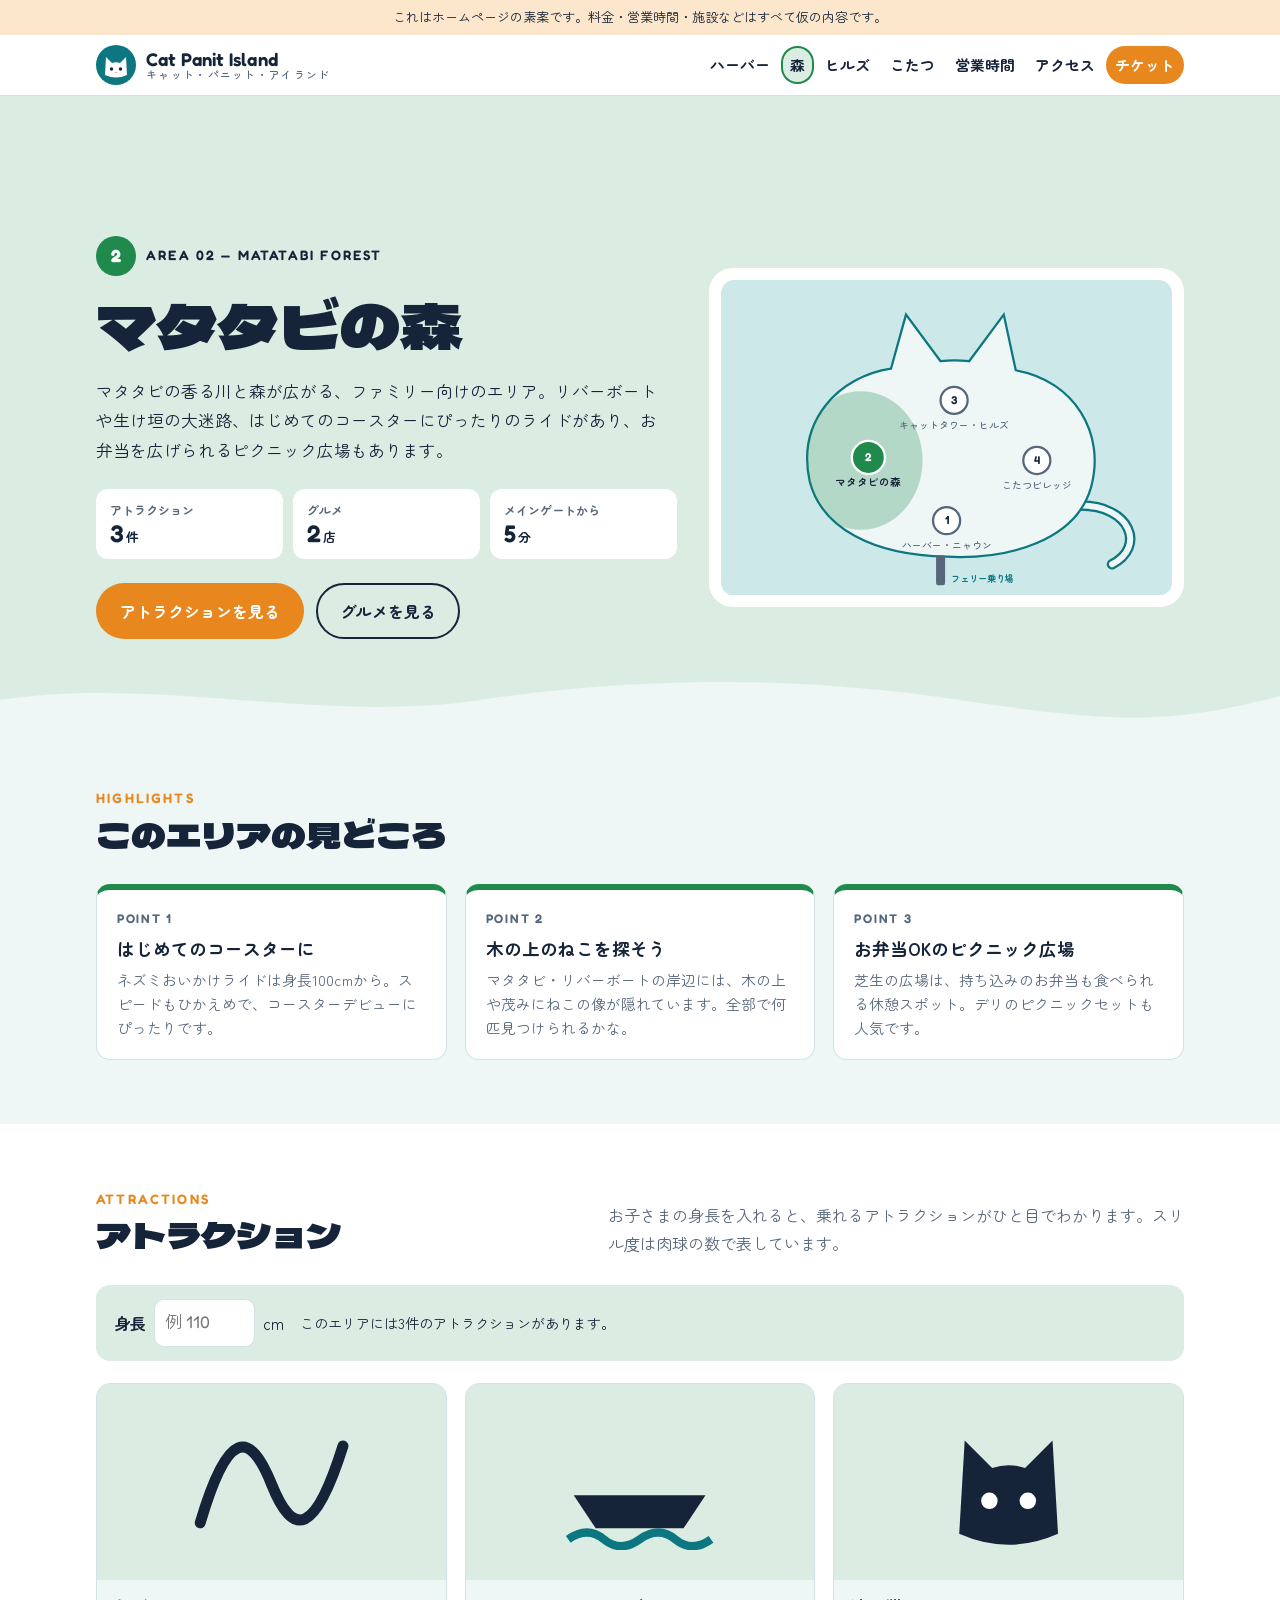
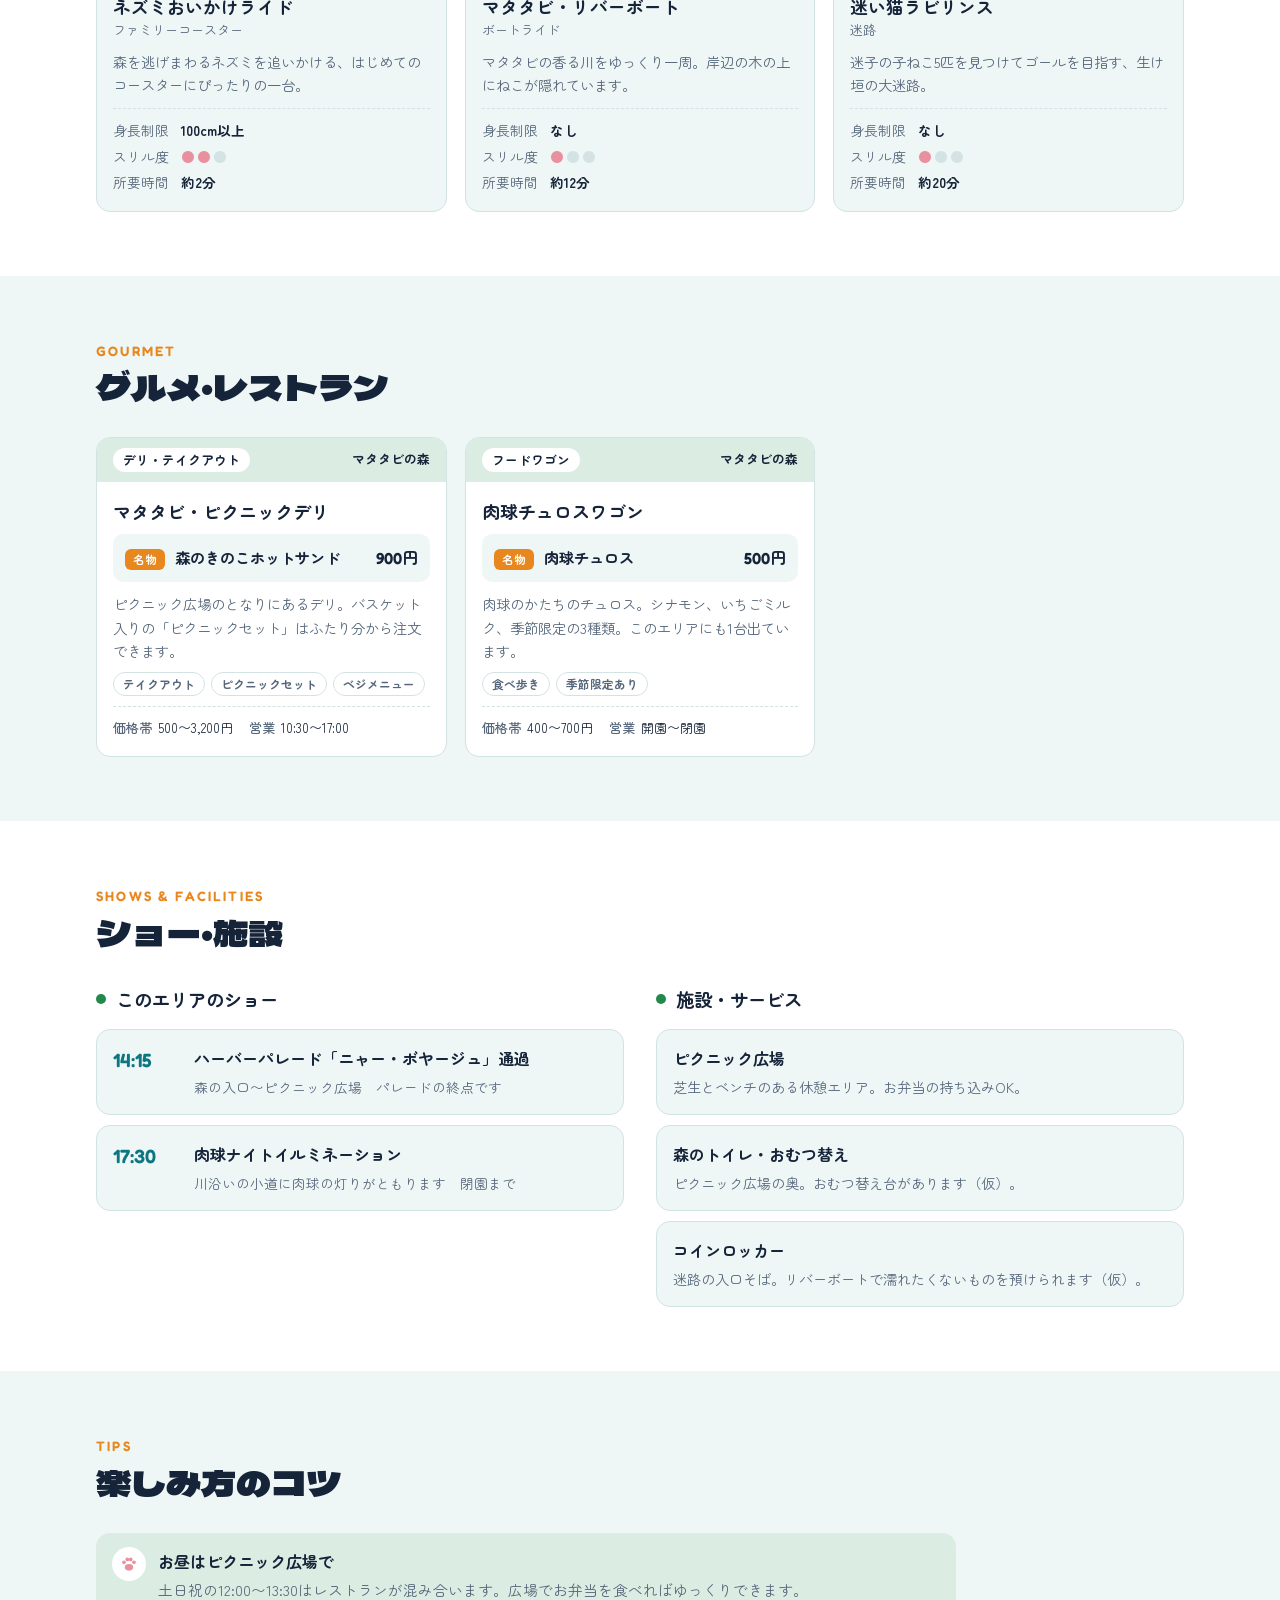
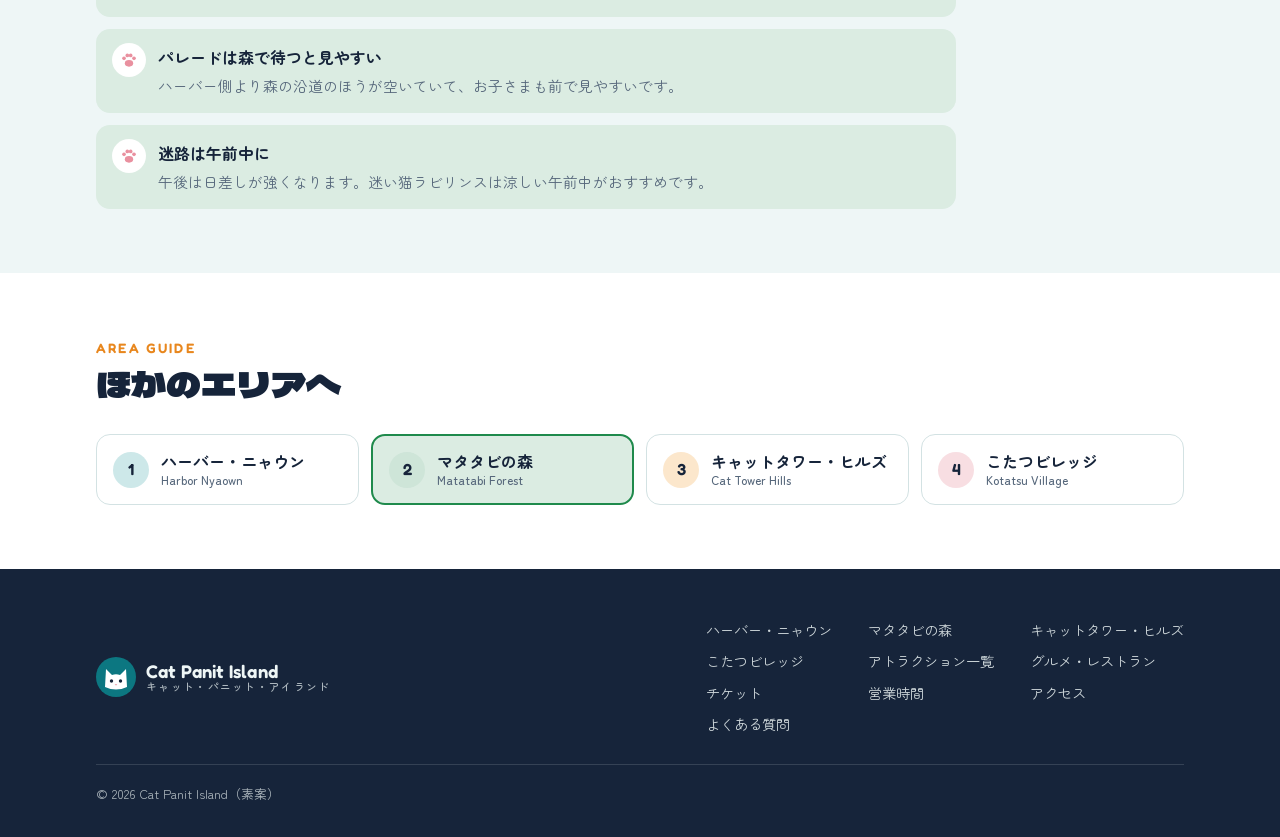
<file: area-forest.html>
<!doctype html>
<html lang="ja">
<head>
<meta charset="utf-8">
<meta name="viewport" content="width=device-width, initial-scale=1">
<title>マタタビの森 | Cat Panit Island</title>
<meta name="description" content="Cat Panit Island エリア2「マタタビの森」のアトラクション・グルメ・ショー・施設のご案内。">
<link rel="canonical" href="https://kawaitest.github.io/cat-panit-island/area-forest.html">
<meta property="og:type" content="website">
<meta property="og:site_name" content="Cat Panit Island">
<meta property="og:locale" content="ja_JP">
<meta property="og:title" content="マタタビの森｜Cat Panit Island">
<meta property="og:description" content="Cat Panit Island エリア2「マタタビの森」のアトラクション・グルメ・ショー・施設のご案内。">
<meta property="og:url" content="https://kawaitest.github.io/cat-panit-island/area-forest.html">
<meta property="og:image" content="https://kawaitest.github.io/cat-panit-island/assets/ogp.png">
<meta property="og:image:width" content="1200">
<meta property="og:image:height" content="630">
<meta property="og:image:alt" content="ねこの顔のかたちをした島のイラスト">
<meta name="twitter:card" content="summary_large_image">
<link rel="preconnect" href="https://fonts.googleapis.com">
<link rel="preconnect" href="https://fonts.gstatic.com" crossorigin>
<link rel="stylesheet" href="https://fonts.googleapis.com/css2?family=Dela+Gothic+One&family=Zen+Maru+Gothic:wght@400;500;700&family=Fredoka:wght@500;600&display=swap">
<link rel="stylesheet" href="assets/site.css">
</head>
<body data-area="2">
<div class="draft-ribbon"><div class="wrap">これはホームページの素案です。料金・営業時間・施設などはすべて仮の内容です。</div></div>

<header class="site-header">
  <div class="wrap">
    <a class="brand" href="index.html" aria-label="Cat Panit Island トップへ">
      <svg viewBox="0 0 40 40" aria-hidden="true">
        <circle cx="20" cy="20" r="20" fill="var(--sea)"/>
        <path d="M9 30 L10 12 L16 18 Q20 16.5 24 18 L30 12 L31 30 Q20 35 9 30 Z" fill="var(--surface)"/>
        <circle cx="15.5" cy="24" r="1.7" fill="var(--ink)"/><circle cx="24.5" cy="24" r="1.7" fill="var(--ink)"/>
        <path d="M18.6 27.2 L21.4 27.2 L20 28.6 Z" fill="var(--paw)"/>
      </svg>
      <span class="brand-name">Cat Panit Island<small>キャット・パニット・アイランド</small></span>
    </a>
    <a class="mobile-ticket" href="index.html#tickets">チケット</a>
    <button class="menu-btn" id="menu-btn" type="button" aria-expanded="false" aria-controls="site-nav" aria-label="メニューを開く"><span class="bars" aria-hidden="true"></span><span class="lbl" aria-hidden="true">MENU</span></button>
    <nav class="nav" id="site-nav" aria-label="メインメニュー">
      <ul>
        <li><a href="area-harbor.html" title="ハーバー・ニャウン">ハーバー</a></li>
        <li><a href="area-forest.html" title="マタタビの森" aria-current="page">森</a></li>
        <li><a href="area-hills.html" title="キャットタワー・ヒルズ">ヒルズ</a></li>
        <li><a href="area-kotatsu.html" title="こたつビレッジ">こたつ</a></li>
        <li><a href="index.html#hours">営業時間</a></li>
        <li><a href="index.html#access">アクセス</a></li>
        <li class="nav-cta"><a href="index.html#tickets">チケット</a></li>
      </ul>
    </nav>
  </div>
</header>

<main id="top">
  <section class="area-hero">
    <nav class="crumbs wrap" aria-label="パンくずリスト">
    </nav>
    <div class="wrap">
      <div>
        <p class="area-no"><b>2</b>AREA 02 — MATATABI FOREST</p>
        <h1>マタタビの森</h1>
        <p class="lead">マタタビの香る川と森が広がる、ファミリー向けのエリア。リバーボートや生け垣の大迷路、はじめてのコースターにぴったりのライドがあり、お弁当を広げられるピクニック広場もあります。</p>
        <dl class="facts">
          <div><dt>アトラクション</dt><dd>3<small>件</small></dd></div>
          <div><dt>グルメ</dt><dd>2<small>店</small></dd></div>
          <div><dt>メインゲートから</dt><dd>5<small>分</small></dd></div>
        </dl>
        <div class="hero-actions">
          <a class="btn btn-primary" href="#rides">アトラクションを見る</a>
          <a class="btn btn-ghost" href="#gourmet">グルメを見る</a>
        </div>
      </div>
      <div class="map">
        <svg viewBox="0 0 600 420" role="img" aria-label="島のエリアマップ。現在のエリア：マタタビの森">
          <defs><clipPath id="island"><path d="M118 268 C 100 186, 158 128, 226 118 L 246 46 L 292 108 Q 310 106 330 108 L 376 46 L 392 120 C 470 134, 512 204, 492 276 C 472 346, 384 372, 300 368 C 202 366, 134 330, 118 268 Z"/></clipPath></defs>
          <rect class="sea" x="0" y="0" width="600" height="420" rx="18"/>
          <path class="tail" d="M478 300 C 545 300, 565 355, 520 378"/>
          <path class="tail-in" d="M478 300 C 545 300, 565 355, 520 378"/>
          <path class="land" d="M118 268 C 100 186, 158 128, 226 118 L 246 46 L 292 108 Q 310 106 330 108 L 376 46 L 392 120 C 470 134, 512 204, 492 276 C 472 346, 384 372, 300 368 C 202 366, 134 330, 118 268 Z"/>
          <ellipse class="zone" cx="186" cy="240" rx="82" ry="92" clip-path="url(#island)"/>
          <rect class="pier" x="286" y="366" width="12" height="40" rx="3"/>
          <text class="ferry" x="306" y="402">フェリー乗り場</text>
          <a class="pin" href="area-harbor.html" aria-label="エリア1 ハーバー・ニャウンへ"><circle cx="300" cy="320" r="18"/><text x="300" y="325">1</text></a>
          <text class="lbl dim" x="300" y="358">ハーバー・ニャウン</text>
          <g class="pin here" aria-current="page"><circle cx="196" cy="236" r="22"/><text x="196" y="241">2</text></g>
          <text class="lbl" x="196" y="274">マタタビの森</text>
          <a class="pin" href="area-hills.html" aria-label="エリア3 キャットタワー・ヒルズへ"><circle cx="310" cy="160" r="18"/><text x="310" y="165">3</text></a>
          <text class="lbl dim" x="310" y="198">キャットタワー・ヒルズ</text>
          <a class="pin" href="area-kotatsu.html" aria-label="エリア4 こたつビレッジへ"><circle cx="420" cy="240" r="18"/><text x="420" y="245">4</text></a>
          <text class="lbl dim" x="420" y="278">こたつビレッジ</text>
          </svg>
      </div>
    </div>
    <svg class="wave" viewBox="0 0 1200 48" preserveAspectRatio="none" aria-hidden="true"><path d="M0 24 C 150 0, 300 48, 450 24 S 750 0, 900 24 S 1100 48, 1200 20 L1200 48 L0 48 Z"/></svg>
  </section>

  <section class="block" id="highlights">
    <div class="wrap">
      <div class="sec-head"><div><p class="en">Highlights</p><h2>このエリアの見どころ</h2></div></div>
      <ol class="highlights">
          <li><h3>はじめてのコースターに</h3><p>ネズミおいかけライドは身長100cmから。スピードもひかえめで、コースターデビューにぴったりです。</p></li>
          <li><h3>木の上のねこを探そう</h3><p>マタタビ・リバーボートの岸辺には、木の上や茂みにねこの像が隠れています。全部で何匹見つけられるかな。</p></li>
          <li><h3>お弁当OKのピクニック広場</h3><p>芝生の広場は、持ち込みのお弁当も食べられる休憩スポット。デリのピクニックセットも人気です。</p></li>
      </ol>
    </div>
  </section>

  <section class="block alt" id="rides">
    <div class="wrap">
      <div class="sec-head">
        <div><p class="en">Attractions</p><h2>アトラクション</h2></div>
        <p>お子さまの身長を入れると、乗れるアトラクションがひと目でわかります。スリル度は肉球の数で表しています。</p>
      </div>
      <div class="finder">
        <div class="height-input">
          <label for="height">身長</label>
          <input id="height" type="number" inputmode="numeric" min="60" max="200" step="1" placeholder="例 110">
          <span>cm</span>
        </div>
        <p class="finder-note" id="finder-note" aria-live="polite">このエリアには3件のアトラクションがあります。</p>
      </div>
      <div class="rides">
        <article class="ride" data-min="100">
          <div class="ride-art"><svg viewBox="0 0 60 50" aria-hidden="true"><path d="M4 40 C 14 6, 22 6, 30 26 S 46 44, 56 12" fill="none" stroke="var(--ink)" stroke-width="4" stroke-linecap="round"/></svg></div>
          <div class="ride-body"><h3>ネズミおいかけライド</h3><p class="kind">ファミリーコースター</p></div>
          <p class="desc">森を逃げまわるネズミを追いかける、はじめてのコースターにぴったりの一台。</p>
          <div>
            <dl>
              <dt>身長制限</dt><dd>100cm以上</dd>
              <dt>スリル度</dt><dd><span class="paws" aria-label="スリル度2">●●<span class="off">●</span></span></dd>
              <dt>所要時間</dt><dd>約2分</dd>
            </dl>
            <p class="verdict" aria-live="polite"></p>
          </div>
        </article>
        <article class="ride" data-min="0">
          <div class="ride-art"><svg viewBox="0 0 60 50" aria-hidden="true"><path d="M6 30 H54 L46 42 H14 Z" fill="var(--ink)"/><path d="M4 46 q7 -5 13 0 t13 0 t13 0 t13 0" fill="none" stroke="var(--sea)" stroke-width="3"/></svg></div>
          <div class="ride-body"><h3>マタタビ・リバーボート</h3><p class="kind">ボートライド</p></div>
          <p class="desc">マタタビの香る川をゆっくり一周。岸辺の木の上にねこが隠れています。</p>
          <div>
            <dl>
              <dt>身長制限</dt><dd>なし</dd>
              <dt>スリル度</dt><dd><span class="paws" aria-label="スリル度1">●<span class="off">●●</span></span></dd>
              <dt>所要時間</dt><dd>約12分</dd>
            </dl>
            <p class="verdict" aria-live="polite"></p>
          </div>
        </article>
        <article class="ride" data-min="0">
          <div class="ride-art"><svg viewBox="0 0 60 50" aria-hidden="true"><path d="M12 44 L14 10 L24 20 Q30 18 36 20 L46 10 L48 44 Q30 52 12 44 Z" fill="var(--ink)"/><circle cx="23" cy="32" r="3" fill="var(--surface)"/><circle cx="37" cy="32" r="3" fill="var(--surface)"/></svg></div>
          <div class="ride-body"><h3>迷い猫ラビリンス</h3><p class="kind">迷路</p></div>
          <p class="desc">迷子の子ねこ5匹を見つけてゴールを目指す、生け垣の大迷路。</p>
          <div>
            <dl>
              <dt>身長制限</dt><dd>なし</dd>
              <dt>スリル度</dt><dd><span class="paws" aria-label="スリル度1">●<span class="off">●●</span></span></dd>
              <dt>所要時間</dt><dd>約20分</dd>
            </dl>
            <p class="verdict" aria-live="polite"></p>
          </div>
        </article>
      </div>
    </div>
  </section>

  <section class="block" id="gourmet">
    <div class="wrap">
      <div class="sec-head"><div><p class="en">Gourmet</p><h2>グルメ・レストラン</h2></div></div>
      <div class="gourmet-grid">
        <article class="shop">
          <div class="shop-top"><span class="genre">デリ・テイクアウト</span><span>マタタビの森</span></div>
          <div class="shop-body">
            <h3>マタタビ・ピクニックデリ</h3>
            <div class="signature"><span class="lbl">名物</span><b>森のきのこホットサンド</b><span class="yen">900円</span></div>
            <p class="desc">ピクニック広場のとなりにあるデリ。バスケット入りの「ピクニックセット」はふたり分から注文できます。</p>
            <ul class="feats"><li>テイクアウト</li><li>ピクニックセット</li><li>ベジメニュー</li></ul>
            <div class="shop-meta"><span><b>価格帯</b>500〜3,200円</span><span><b>営業</b>10:30〜17:00</span></div>
          </div>
        </article>
        <article class="shop">
          <div class="shop-top"><span class="genre">フードワゴン</span><span>マタタビの森</span></div>
          <div class="shop-body">
            <h3>肉球チュロスワゴン</h3>
            <div class="signature"><span class="lbl">名物</span><b>肉球チュロス</b><span class="yen">500円</span></div>
            <p class="desc">肉球のかたちのチュロス。シナモン、いちごミルク、季節限定の3種類。このエリアにも1台出ています。</p>
            <ul class="feats"><li>食べ歩き</li><li>季節限定あり</li></ul>
            <div class="shop-meta"><span><b>価格帯</b>400〜700円</span><span><b>営業</b>開園〜閉園</span></div>
          </div>
        </article>
      </div>
    </div>
  </section>

  <section class="block alt" id="shows">
    <div class="wrap">
      <div class="sec-head"><div><p class="en">Shows &amp; Facilities</p><h2>ショー・施設</h2></div></div>
      <div class="two-col">
        <div>
          <h3 class="sub-h">このエリアのショー</h3>
          <ul class="schedule">
            <li><span class="t">14:15</span><div><b>ハーバーパレード「ニャー・ボヤージュ」通過</b><small>森の入口〜ピクニック広場　パレードの終点です</small></div></li>
            <li><span class="t">17:30</span><div><b>肉球ナイトイルミネーション</b><small>川沿いの小道に肉球の灯りがともります　閉園まで</small></div></li>
          </ul>
        </div>
        <div>
          <h3 class="sub-h">施設・サービス</h3>
          <ul class="facilities">
            <li><b>ピクニック広場</b><span>芝生とベンチのある休憩エリア。お弁当の持ち込みOK。</span></li>
            <li><b>森のトイレ・おむつ替え</b><span>ピクニック広場の奥。おむつ替え台があります（仮）。</span></li>
            <li><b>コインロッカー</b><span>迷路の入口そば。リバーボートで濡れたくないものを預けられます（仮）。</span></li>
          </ul>
        </div>
      </div>
    </div>
  </section>

  <section class="block" id="tips">
    <div class="wrap">
      <div class="sec-head"><div><p class="en">Tips</p><h2>楽しみ方のコツ</h2></div></div>
      <ul class="tips">
        <li><div><b>お昼はピクニック広場で</b><span>土日祝の12:00〜13:30はレストランが混み合います。広場でお弁当を食べればゆっくりできます。</span></div></li>
        <li><div><b>パレードは森で待つと見やすい</b><span>ハーバー側より森の沿道のほうが空いていて、お子さまも前で見やすいです。</span></div></li>
        <li><div><b>迷路は午前中に</b><span>午後は日差しが強くなります。迷い猫ラビリンスは涼しい午前中がおすすめです。</span></div></li>
      </ul>
    </div>
  </section>

  <section class="block alt" id="other-areas">
    <div class="wrap">
      <div class="sec-head"><div><p class="en">Area Guide</p><h2>ほかのエリアへ</h2></div></div>
      <ul class="area-switch">
        <li class="s1"><a href="area-harbor.html"><span class="num">1</span><span>ハーバー・ニャウン<small>Harbor Nyaown</small></span></a></li>
        <li class="s2"><span class="current" aria-current="page"><span class="num">2</span><span>マタタビの森<small>Matatabi Forest</small></span></span></li>
        <li class="s3"><a href="area-hills.html"><span class="num">3</span><span>キャットタワー・ヒルズ<small>Cat Tower Hills</small></span></a></li>
        <li class="s4"><a href="area-kotatsu.html"><span class="num">4</span><span>こたつビレッジ<small>Kotatsu Village</small></span></a></li>
      </ul>
    </div>
  </section>
</main>

<footer class="site-footer">
  <div class="wrap">
    <div class="foot-top">
      <a class="brand" href="index.html">
        <svg viewBox="0 0 40 40" aria-hidden="true">
        <circle cx="20" cy="20" r="20" fill="var(--sea)"/>
        <path d="M9 30 L10 12 L16 18 Q20 16.5 24 18 L30 12 L31 30 Q20 35 9 30 Z" fill="var(--surface)"/>
        <circle cx="15.5" cy="24" r="1.7" fill="var(--ink)"/><circle cx="24.5" cy="24" r="1.7" fill="var(--ink)"/>
        <path d="M18.6 27.2 L21.4 27.2 L20 28.6 Z" fill="var(--paw)"/>
      </svg>
        <span class="brand-name">Cat Panit Island<small>キャット・パニット・アイランド</small></span>
      </a>
      <nav class="foot-links" aria-label="フッターメニュー">
        <a href="area-harbor.html">ハーバー・ニャウン</a><a href="area-forest.html">マタタビの森</a><a href="area-hills.html">キャットタワー・ヒルズ</a><a href="area-kotatsu.html">こたつビレッジ</a><a href="index.html#rides">アトラクション一覧</a><a href="index.html#gourmet">グルメ・レストラン</a>
        <a href="index.html#tickets">チケット</a><a href="index.html#hours">営業時間</a><a href="index.html#access">アクセス</a><a href="index.html#faq">よくある質問</a>
      </nav>
    </div>
    <p class="copy">© 2026 Cat Panit Island（素案）</p>
  </div>
</footer>

<script src="assets/area.js"></script>
</body>
</html>
</file>
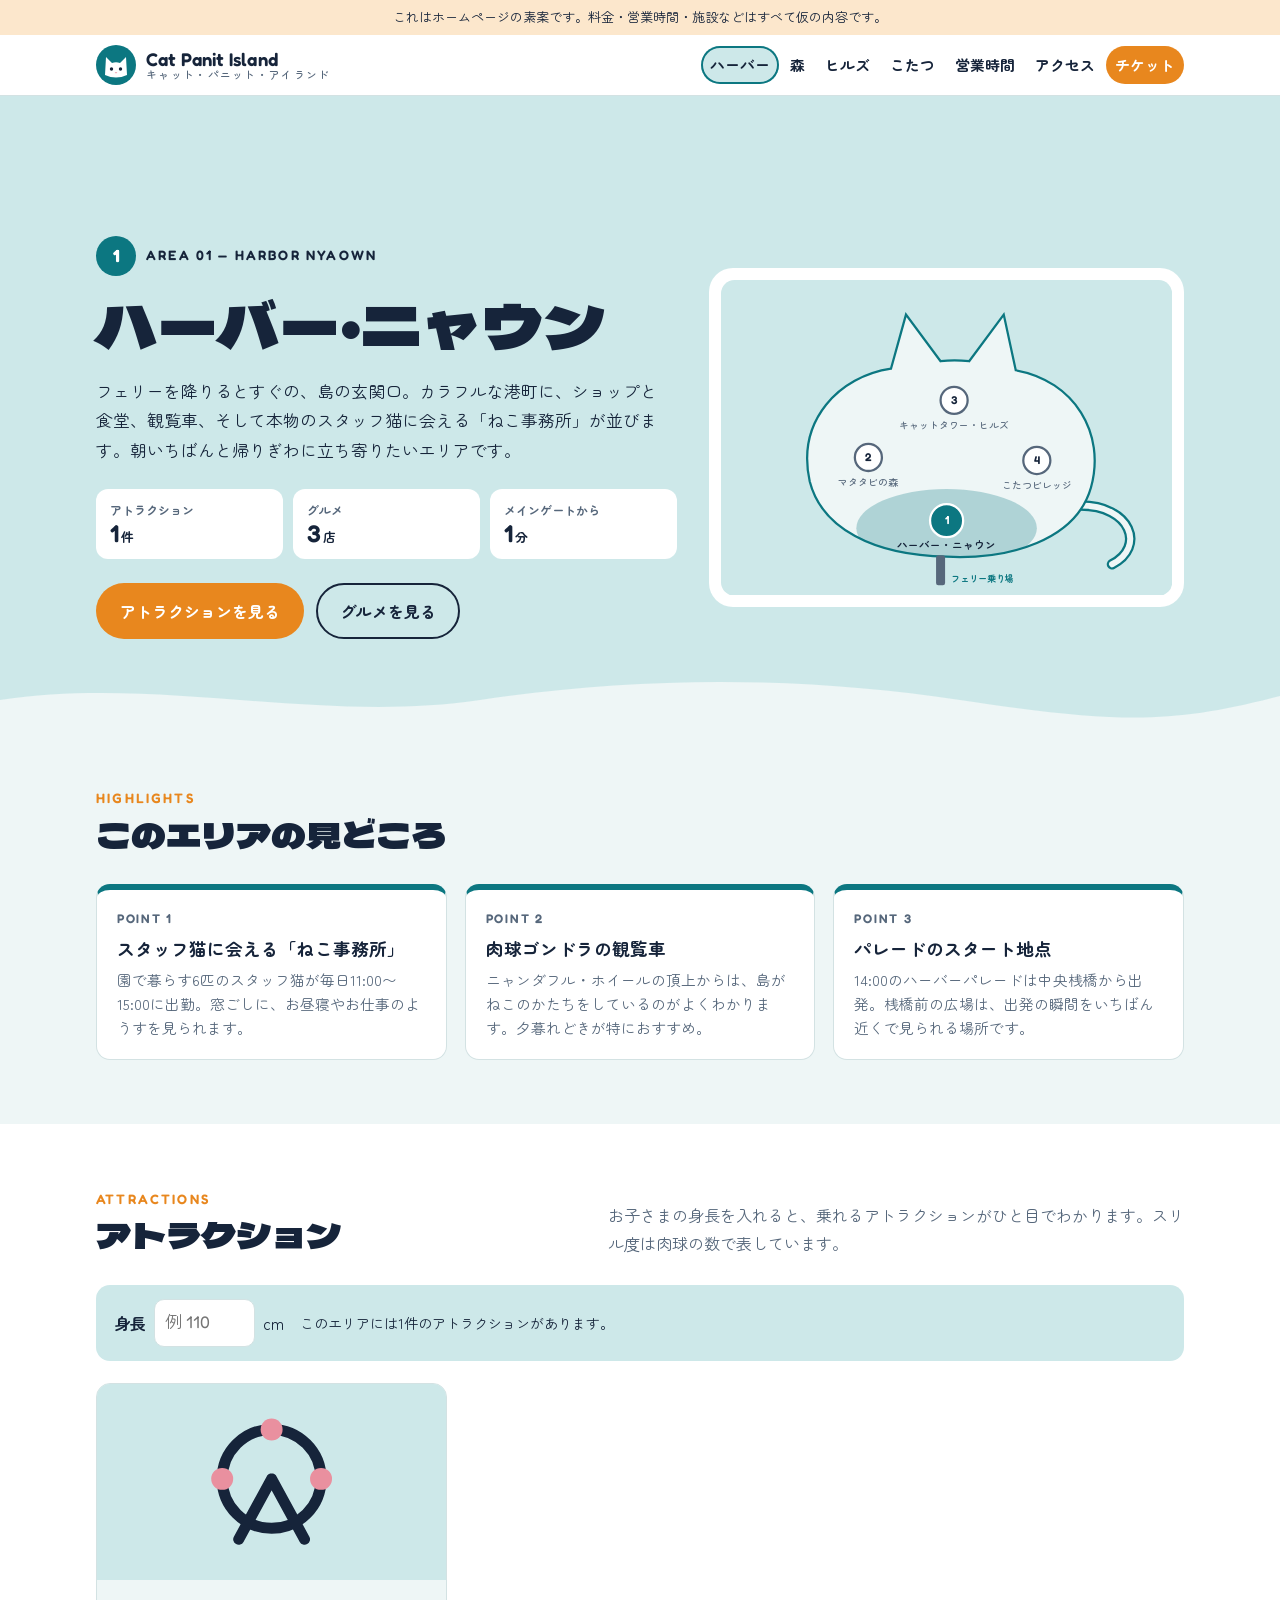
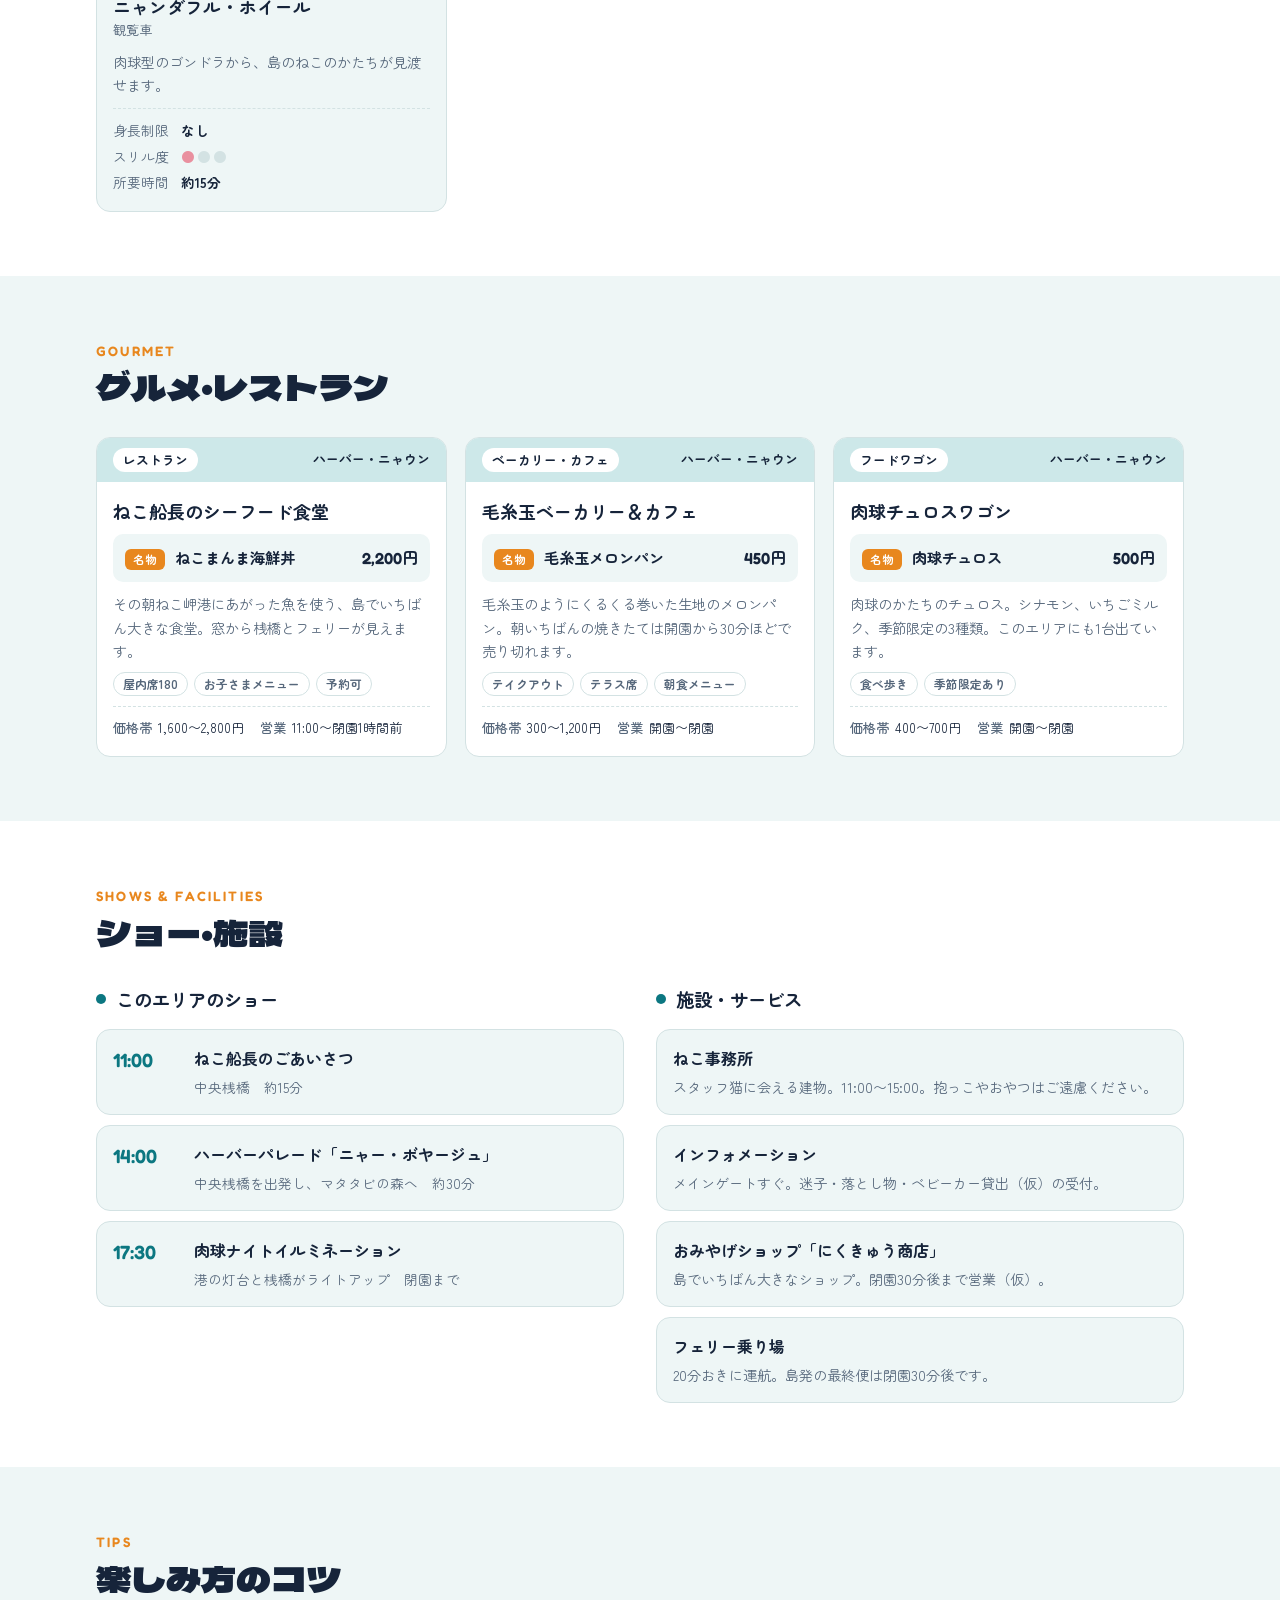
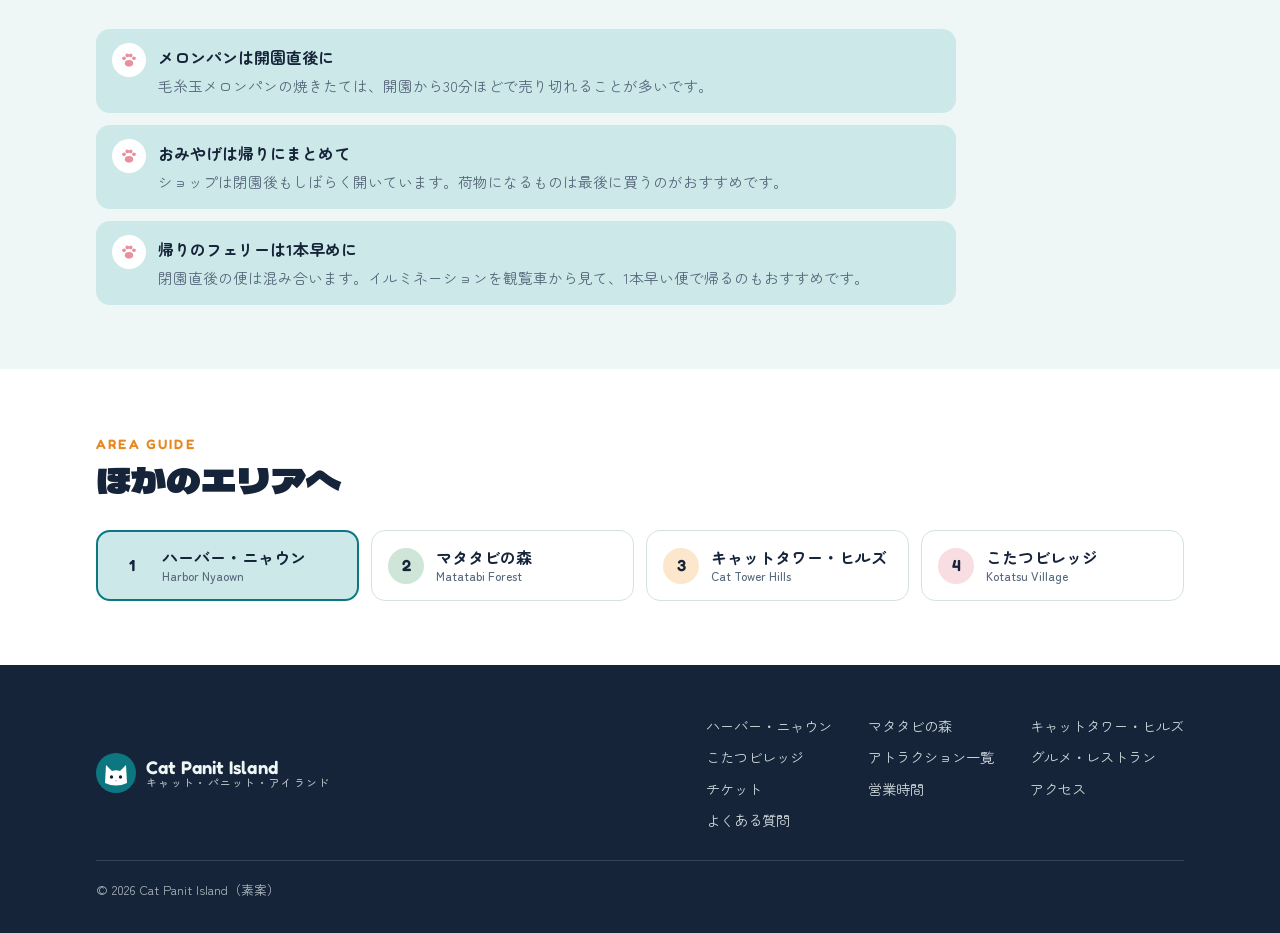
<file: area-harbor.html>
<!doctype html>
<html lang="ja">
<head>
<meta charset="utf-8">
<meta name="viewport" content="width=device-width, initial-scale=1">
<title>ハーバー・ニャウン | Cat Panit Island</title>
<meta name="description" content="Cat Panit Island エリア1「ハーバー・ニャウン」のアトラクション・グルメ・ショー・施設のご案内。">
<link rel="canonical" href="https://kawaitest.github.io/cat-panit-island/area-harbor.html">
<meta property="og:type" content="website">
<meta property="og:site_name" content="Cat Panit Island">
<meta property="og:locale" content="ja_JP">
<meta property="og:title" content="ハーバー・ニャウン｜Cat Panit Island">
<meta property="og:description" content="Cat Panit Island エリア1「ハーバー・ニャウン」のアトラクション・グルメ・ショー・施設のご案内。">
<meta property="og:url" content="https://kawaitest.github.io/cat-panit-island/area-harbor.html">
<meta property="og:image" content="https://kawaitest.github.io/cat-panit-island/assets/ogp.png">
<meta property="og:image:width" content="1200">
<meta property="og:image:height" content="630">
<meta property="og:image:alt" content="ねこの顔のかたちをした島のイラスト">
<meta name="twitter:card" content="summary_large_image">
<link rel="preconnect" href="https://fonts.googleapis.com">
<link rel="preconnect" href="https://fonts.gstatic.com" crossorigin>
<link rel="stylesheet" href="https://fonts.googleapis.com/css2?family=Dela+Gothic+One&family=Zen+Maru+Gothic:wght@400;500;700&family=Fredoka:wght@500;600&display=swap">
<link rel="stylesheet" href="assets/site.css">
</head>
<body data-area="1">
<div class="draft-ribbon"><div class="wrap">これはホームページの素案です。料金・営業時間・施設などはすべて仮の内容です。</div></div>

<header class="site-header">
  <div class="wrap">
    <a class="brand" href="index.html" aria-label="Cat Panit Island トップへ">
      <svg viewBox="0 0 40 40" aria-hidden="true">
        <circle cx="20" cy="20" r="20" fill="var(--sea)"/>
        <path d="M9 30 L10 12 L16 18 Q20 16.5 24 18 L30 12 L31 30 Q20 35 9 30 Z" fill="var(--surface)"/>
        <circle cx="15.5" cy="24" r="1.7" fill="var(--ink)"/><circle cx="24.5" cy="24" r="1.7" fill="var(--ink)"/>
        <path d="M18.6 27.2 L21.4 27.2 L20 28.6 Z" fill="var(--paw)"/>
      </svg>
      <span class="brand-name">Cat Panit Island<small>キャット・パニット・アイランド</small></span>
    </a>
    <a class="mobile-ticket" href="index.html#tickets">チケット</a>
    <button class="menu-btn" id="menu-btn" type="button" aria-expanded="false" aria-controls="site-nav" aria-label="メニューを開く"><span class="bars" aria-hidden="true"></span><span class="lbl" aria-hidden="true">MENU</span></button>
    <nav class="nav" id="site-nav" aria-label="メインメニュー">
      <ul>
        <li><a href="area-harbor.html" title="ハーバー・ニャウン" aria-current="page">ハーバー</a></li>
        <li><a href="area-forest.html" title="マタタビの森">森</a></li>
        <li><a href="area-hills.html" title="キャットタワー・ヒルズ">ヒルズ</a></li>
        <li><a href="area-kotatsu.html" title="こたつビレッジ">こたつ</a></li>
        <li><a href="index.html#hours">営業時間</a></li>
        <li><a href="index.html#access">アクセス</a></li>
        <li class="nav-cta"><a href="index.html#tickets">チケット</a></li>
      </ul>
    </nav>
  </div>
</header>

<main id="top">
  <section class="area-hero">
    <nav class="crumbs wrap" aria-label="パンくずリスト">
    </nav>
    <div class="wrap">
      <div>
        <p class="area-no"><b>1</b>AREA 01 — HARBOR NYAOWN</p>
        <h1>ハーバー・ニャウン</h1>
        <p class="lead">フェリーを降りるとすぐの、島の玄関口。カラフルな港町に、ショップと食堂、観覧車、そして本物のスタッフ猫に会える「ねこ事務所」が並びます。朝いちばんと帰りぎわに立ち寄りたいエリアです。</p>
        <dl class="facts">
          <div><dt>アトラクション</dt><dd>1<small>件</small></dd></div>
          <div><dt>グルメ</dt><dd>3<small>店</small></dd></div>
          <div><dt>メインゲートから</dt><dd>1<small>分</small></dd></div>
        </dl>
        <div class="hero-actions">
          <a class="btn btn-primary" href="#rides">アトラクションを見る</a>
          <a class="btn btn-ghost" href="#gourmet">グルメを見る</a>
        </div>
      </div>
      <div class="map">
        <svg viewBox="0 0 600 420" role="img" aria-label="島のエリアマップ。現在のエリア：ハーバー・ニャウン">
          <defs><clipPath id="island"><path d="M118 268 C 100 186, 158 128, 226 118 L 246 46 L 292 108 Q 310 106 330 108 L 376 46 L 392 120 C 470 134, 512 204, 492 276 C 472 346, 384 372, 300 368 C 202 366, 134 330, 118 268 Z"/></clipPath></defs>
          <rect class="sea" x="0" y="0" width="600" height="420" rx="18"/>
          <path class="tail" d="M478 300 C 545 300, 565 355, 520 378"/>
          <path class="tail-in" d="M478 300 C 545 300, 565 355, 520 378"/>
          <path class="land" d="M118 268 C 100 186, 158 128, 226 118 L 246 46 L 292 108 Q 310 106 330 108 L 376 46 L 392 120 C 470 134, 512 204, 492 276 C 472 346, 384 372, 300 368 C 202 366, 134 330, 118 268 Z"/>
          <ellipse class="zone" cx="300" cy="330" rx="120" ry="52" clip-path="url(#island)"/>
          <rect class="pier" x="286" y="366" width="12" height="40" rx="3"/>
          <text class="ferry" x="306" y="402">フェリー乗り場</text>
          <g class="pin here" aria-current="page"><circle cx="300" cy="320" r="22"/><text x="300" y="325">1</text></g>
          <text class="lbl" x="300" y="358">ハーバー・ニャウン</text>
          <a class="pin" href="area-forest.html" aria-label="エリア2 マタタビの森へ"><circle cx="196" cy="236" r="18"/><text x="196" y="241">2</text></a>
          <text class="lbl dim" x="196" y="274">マタタビの森</text>
          <a class="pin" href="area-hills.html" aria-label="エリア3 キャットタワー・ヒルズへ"><circle cx="310" cy="160" r="18"/><text x="310" y="165">3</text></a>
          <text class="lbl dim" x="310" y="198">キャットタワー・ヒルズ</text>
          <a class="pin" href="area-kotatsu.html" aria-label="エリア4 こたつビレッジへ"><circle cx="420" cy="240" r="18"/><text x="420" y="245">4</text></a>
          <text class="lbl dim" x="420" y="278">こたつビレッジ</text>
          </svg>
      </div>
    </div>
    <svg class="wave" viewBox="0 0 1200 48" preserveAspectRatio="none" aria-hidden="true"><path d="M0 24 C 150 0, 300 48, 450 24 S 750 0, 900 24 S 1100 48, 1200 20 L1200 48 L0 48 Z"/></svg>
  </section>

  <section class="block" id="highlights">
    <div class="wrap">
      <div class="sec-head"><div><p class="en">Highlights</p><h2>このエリアの見どころ</h2></div></div>
      <ol class="highlights">
          <li><h3>スタッフ猫に会える「ねこ事務所」</h3><p>園で暮らす6匹のスタッフ猫が毎日11:00〜15:00に出勤。窓ごしに、お昼寝やお仕事のようすを見られます。</p></li>
          <li><h3>肉球ゴンドラの観覧車</h3><p>ニャンダフル・ホイールの頂上からは、島がねこのかたちをしているのがよくわかります。夕暮れどきが特におすすめ。</p></li>
          <li><h3>パレードのスタート地点</h3><p>14:00のハーバーパレードは中央桟橋から出発。桟橋前の広場は、出発の瞬間をいちばん近くで見られる場所です。</p></li>
      </ol>
    </div>
  </section>

  <section class="block alt" id="rides">
    <div class="wrap">
      <div class="sec-head">
        <div><p class="en">Attractions</p><h2>アトラクション</h2></div>
        <p>お子さまの身長を入れると、乗れるアトラクションがひと目でわかります。スリル度は肉球の数で表しています。</p>
      </div>
      <div class="finder">
        <div class="height-input">
          <label for="height">身長</label>
          <input id="height" type="number" inputmode="numeric" min="60" max="200" step="1" placeholder="例 110">
          <span>cm</span>
        </div>
        <p class="finder-note" id="finder-note" aria-live="polite">このエリアには1件のアトラクションがあります。</p>
      </div>
      <div class="rides">
        <article class="ride" data-min="0">
          <div class="ride-art"><svg viewBox="0 0 60 50" aria-hidden="true"><circle cx="30" cy="24" r="18" fill="none" stroke="var(--ink)" stroke-width="4"/><path d="M30 24 L18 46 M30 24 L42 46" stroke="var(--ink)" stroke-width="4" stroke-linecap="round"/><circle cx="30" cy="6" r="4" fill="var(--paw)"/><circle cx="48" cy="24" r="4" fill="var(--paw)"/><circle cx="12" cy="24" r="4" fill="var(--paw)"/></svg></div>
          <div class="ride-body"><h3>ニャンダフル・ホイール</h3><p class="kind">観覧車</p></div>
          <p class="desc">肉球型のゴンドラから、島のねこのかたちが見渡せます。</p>
          <div>
            <dl>
              <dt>身長制限</dt><dd>なし</dd>
              <dt>スリル度</dt><dd><span class="paws" aria-label="スリル度1">●<span class="off">●●</span></span></dd>
              <dt>所要時間</dt><dd>約15分</dd>
            </dl>
            <p class="verdict" aria-live="polite"></p>
          </div>
        </article>
      </div>
    </div>
  </section>

  <section class="block" id="gourmet">
    <div class="wrap">
      <div class="sec-head"><div><p class="en">Gourmet</p><h2>グルメ・レストラン</h2></div></div>
      <div class="gourmet-grid">
        <article class="shop">
          <div class="shop-top"><span class="genre">レストラン</span><span>ハーバー・ニャウン</span></div>
          <div class="shop-body">
            <h3>ねこ船長のシーフード食堂</h3>
            <div class="signature"><span class="lbl">名物</span><b>ねこまんま海鮮丼</b><span class="yen">2,200円</span></div>
            <p class="desc">その朝ねこ岬港にあがった魚を使う、島でいちばん大きな食堂。窓から桟橋とフェリーが見えます。</p>
            <ul class="feats"><li>屋内席180</li><li>お子さまメニュー</li><li>予約可</li></ul>
            <div class="shop-meta"><span><b>価格帯</b>1,600〜2,800円</span><span><b>営業</b>11:00〜閉園1時間前</span></div>
          </div>
        </article>
        <article class="shop">
          <div class="shop-top"><span class="genre">ベーカリー・カフェ</span><span>ハーバー・ニャウン</span></div>
          <div class="shop-body">
            <h3>毛糸玉ベーカリー＆カフェ</h3>
            <div class="signature"><span class="lbl">名物</span><b>毛糸玉メロンパン</b><span class="yen">450円</span></div>
            <p class="desc">毛糸玉のようにくるくる巻いた生地のメロンパン。朝いちばんの焼きたては開園から30分ほどで売り切れます。</p>
            <ul class="feats"><li>テイクアウト</li><li>テラス席</li><li>朝食メニュー</li></ul>
            <div class="shop-meta"><span><b>価格帯</b>300〜1,200円</span><span><b>営業</b>開園〜閉園</span></div>
          </div>
        </article>
        <article class="shop">
          <div class="shop-top"><span class="genre">フードワゴン</span><span>ハーバー・ニャウン</span></div>
          <div class="shop-body">
            <h3>肉球チュロスワゴン</h3>
            <div class="signature"><span class="lbl">名物</span><b>肉球チュロス</b><span class="yen">500円</span></div>
            <p class="desc">肉球のかたちのチュロス。シナモン、いちごミルク、季節限定の3種類。このエリアにも1台出ています。</p>
            <ul class="feats"><li>食べ歩き</li><li>季節限定あり</li></ul>
            <div class="shop-meta"><span><b>価格帯</b>400〜700円</span><span><b>営業</b>開園〜閉園</span></div>
          </div>
        </article>
      </div>
    </div>
  </section>

  <section class="block alt" id="shows">
    <div class="wrap">
      <div class="sec-head"><div><p class="en">Shows &amp; Facilities</p><h2>ショー・施設</h2></div></div>
      <div class="two-col">
        <div>
          <h3 class="sub-h">このエリアのショー</h3>
          <ul class="schedule">
            <li><span class="t">11:00</span><div><b>ねこ船長のごあいさつ</b><small>中央桟橋　約15分</small></div></li>
            <li><span class="t">14:00</span><div><b>ハーバーパレード「ニャー・ボヤージュ」</b><small>中央桟橋を出発し、マタタビの森へ　約30分</small></div></li>
            <li><span class="t">17:30</span><div><b>肉球ナイトイルミネーション</b><small>港の灯台と桟橋がライトアップ　閉園まで</small></div></li>
          </ul>
        </div>
        <div>
          <h3 class="sub-h">施設・サービス</h3>
          <ul class="facilities">
            <li><b>ねこ事務所</b><span>スタッフ猫に会える建物。11:00〜15:00。抱っこやおやつはご遠慮ください。</span></li>
            <li><b>インフォメーション</b><span>メインゲートすぐ。迷子・落とし物・ベビーカー貸出（仮）の受付。</span></li>
            <li><b>おみやげショップ「にくきゅう商店」</b><span>島でいちばん大きなショップ。閉園30分後まで営業（仮）。</span></li>
            <li><b>フェリー乗り場</b><span>20分おきに運航。島発の最終便は閉園30分後です。</span></li>
          </ul>
        </div>
      </div>
    </div>
  </section>

  <section class="block" id="tips">
    <div class="wrap">
      <div class="sec-head"><div><p class="en">Tips</p><h2>楽しみ方のコツ</h2></div></div>
      <ul class="tips">
        <li><div><b>メロンパンは開園直後に</b><span>毛糸玉メロンパンの焼きたては、開園から30分ほどで売り切れることが多いです。</span></div></li>
        <li><div><b>おみやげは帰りにまとめて</b><span>ショップは閉園後もしばらく開いています。荷物になるものは最後に買うのがおすすめです。</span></div></li>
        <li><div><b>帰りのフェリーは1本早めに</b><span>閉園直後の便は混み合います。イルミネーションを観覧車から見て、1本早い便で帰るのもおすすめです。</span></div></li>
      </ul>
    </div>
  </section>

  <section class="block alt" id="other-areas">
    <div class="wrap">
      <div class="sec-head"><div><p class="en">Area Guide</p><h2>ほかのエリアへ</h2></div></div>
      <ul class="area-switch">
        <li class="s1"><span class="current" aria-current="page"><span class="num">1</span><span>ハーバー・ニャウン<small>Harbor Nyaown</small></span></span></li>
        <li class="s2"><a href="area-forest.html"><span class="num">2</span><span>マタタビの森<small>Matatabi Forest</small></span></a></li>
        <li class="s3"><a href="area-hills.html"><span class="num">3</span><span>キャットタワー・ヒルズ<small>Cat Tower Hills</small></span></a></li>
        <li class="s4"><a href="area-kotatsu.html"><span class="num">4</span><span>こたつビレッジ<small>Kotatsu Village</small></span></a></li>
      </ul>
    </div>
  </section>
</main>

<footer class="site-footer">
  <div class="wrap">
    <div class="foot-top">
      <a class="brand" href="index.html">
        <svg viewBox="0 0 40 40" aria-hidden="true">
        <circle cx="20" cy="20" r="20" fill="var(--sea)"/>
        <path d="M9 30 L10 12 L16 18 Q20 16.5 24 18 L30 12 L31 30 Q20 35 9 30 Z" fill="var(--surface)"/>
        <circle cx="15.5" cy="24" r="1.7" fill="var(--ink)"/><circle cx="24.5" cy="24" r="1.7" fill="var(--ink)"/>
        <path d="M18.6 27.2 L21.4 27.2 L20 28.6 Z" fill="var(--paw)"/>
      </svg>
        <span class="brand-name">Cat Panit Island<small>キャット・パニット・アイランド</small></span>
      </a>
      <nav class="foot-links" aria-label="フッターメニュー">
        <a href="area-harbor.html">ハーバー・ニャウン</a><a href="area-forest.html">マタタビの森</a><a href="area-hills.html">キャットタワー・ヒルズ</a><a href="area-kotatsu.html">こたつビレッジ</a><a href="index.html#rides">アトラクション一覧</a><a href="index.html#gourmet">グルメ・レストラン</a>
        <a href="index.html#tickets">チケット</a><a href="index.html#hours">営業時間</a><a href="index.html#access">アクセス</a><a href="index.html#faq">よくある質問</a>
      </nav>
    </div>
    <p class="copy">© 2026 Cat Panit Island（素案）</p>
  </div>
</footer>

<script src="assets/area.js"></script>
</body>
</html>
</file>
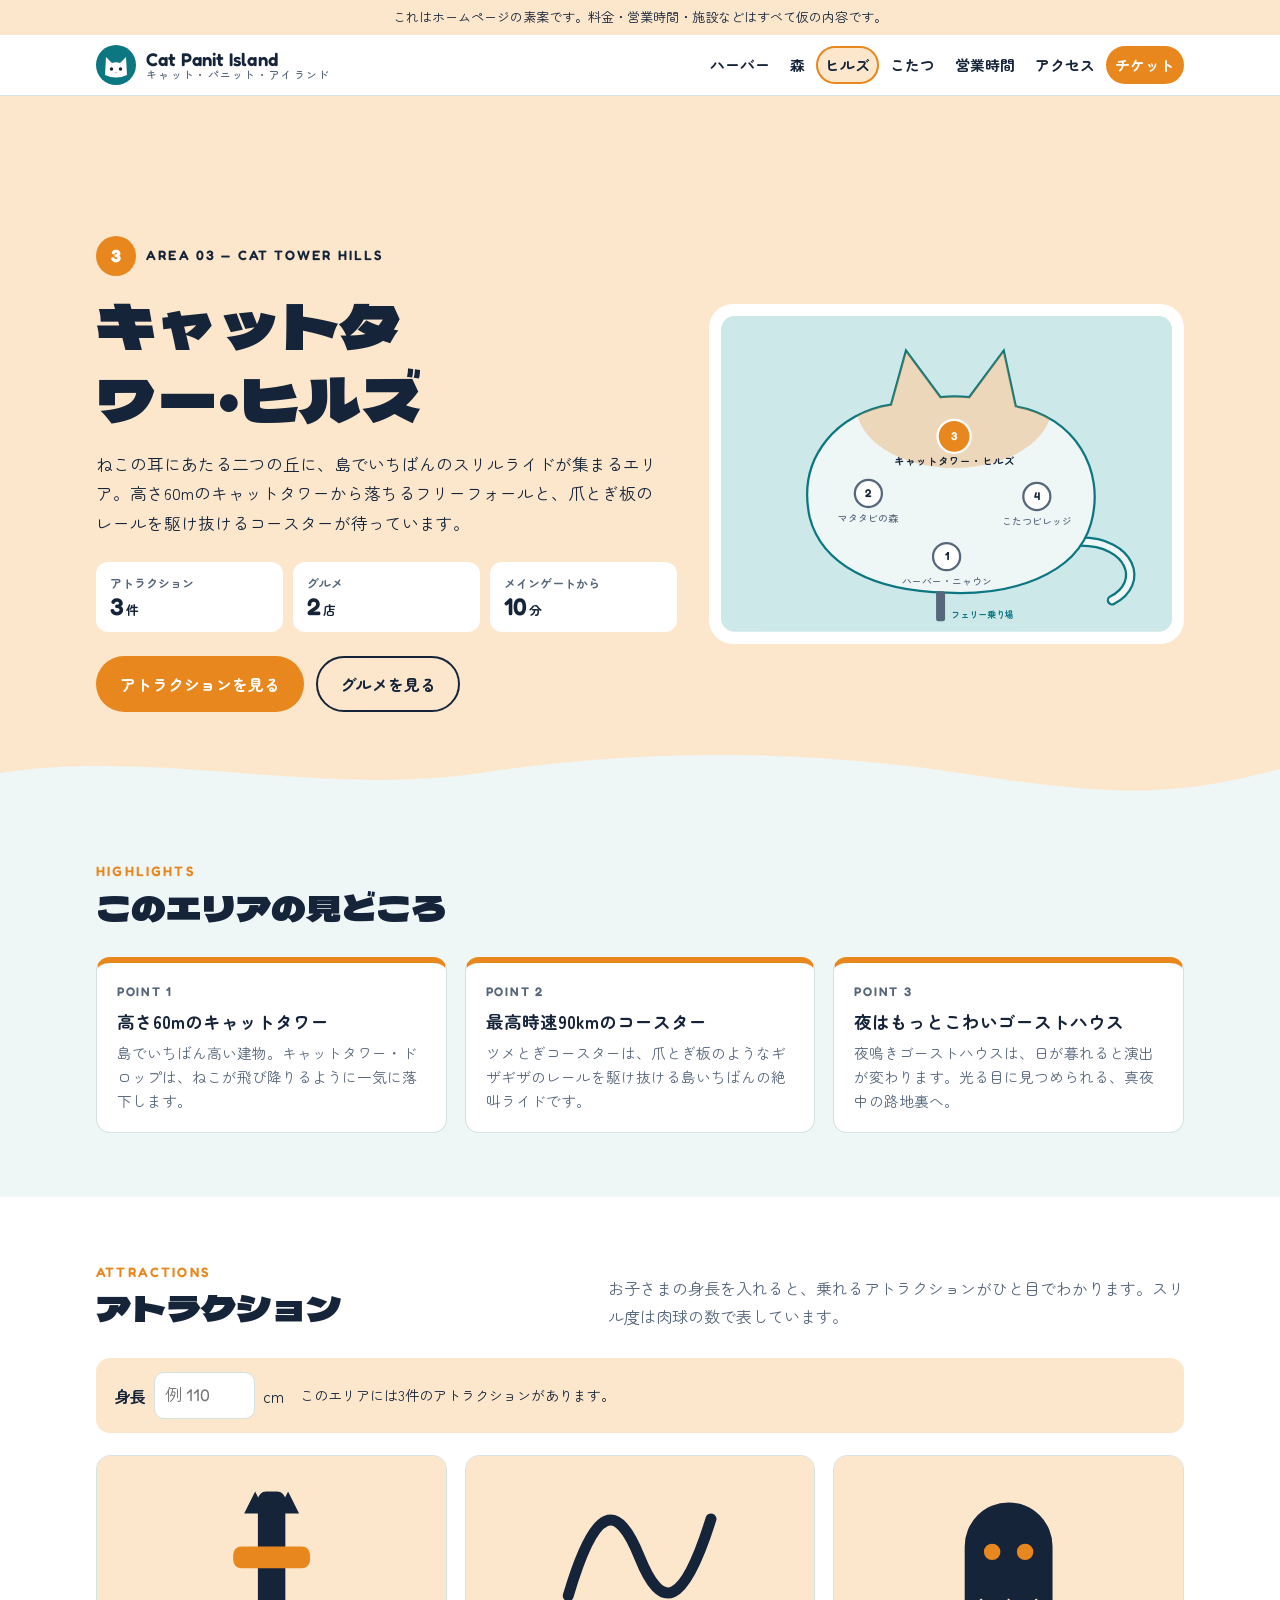
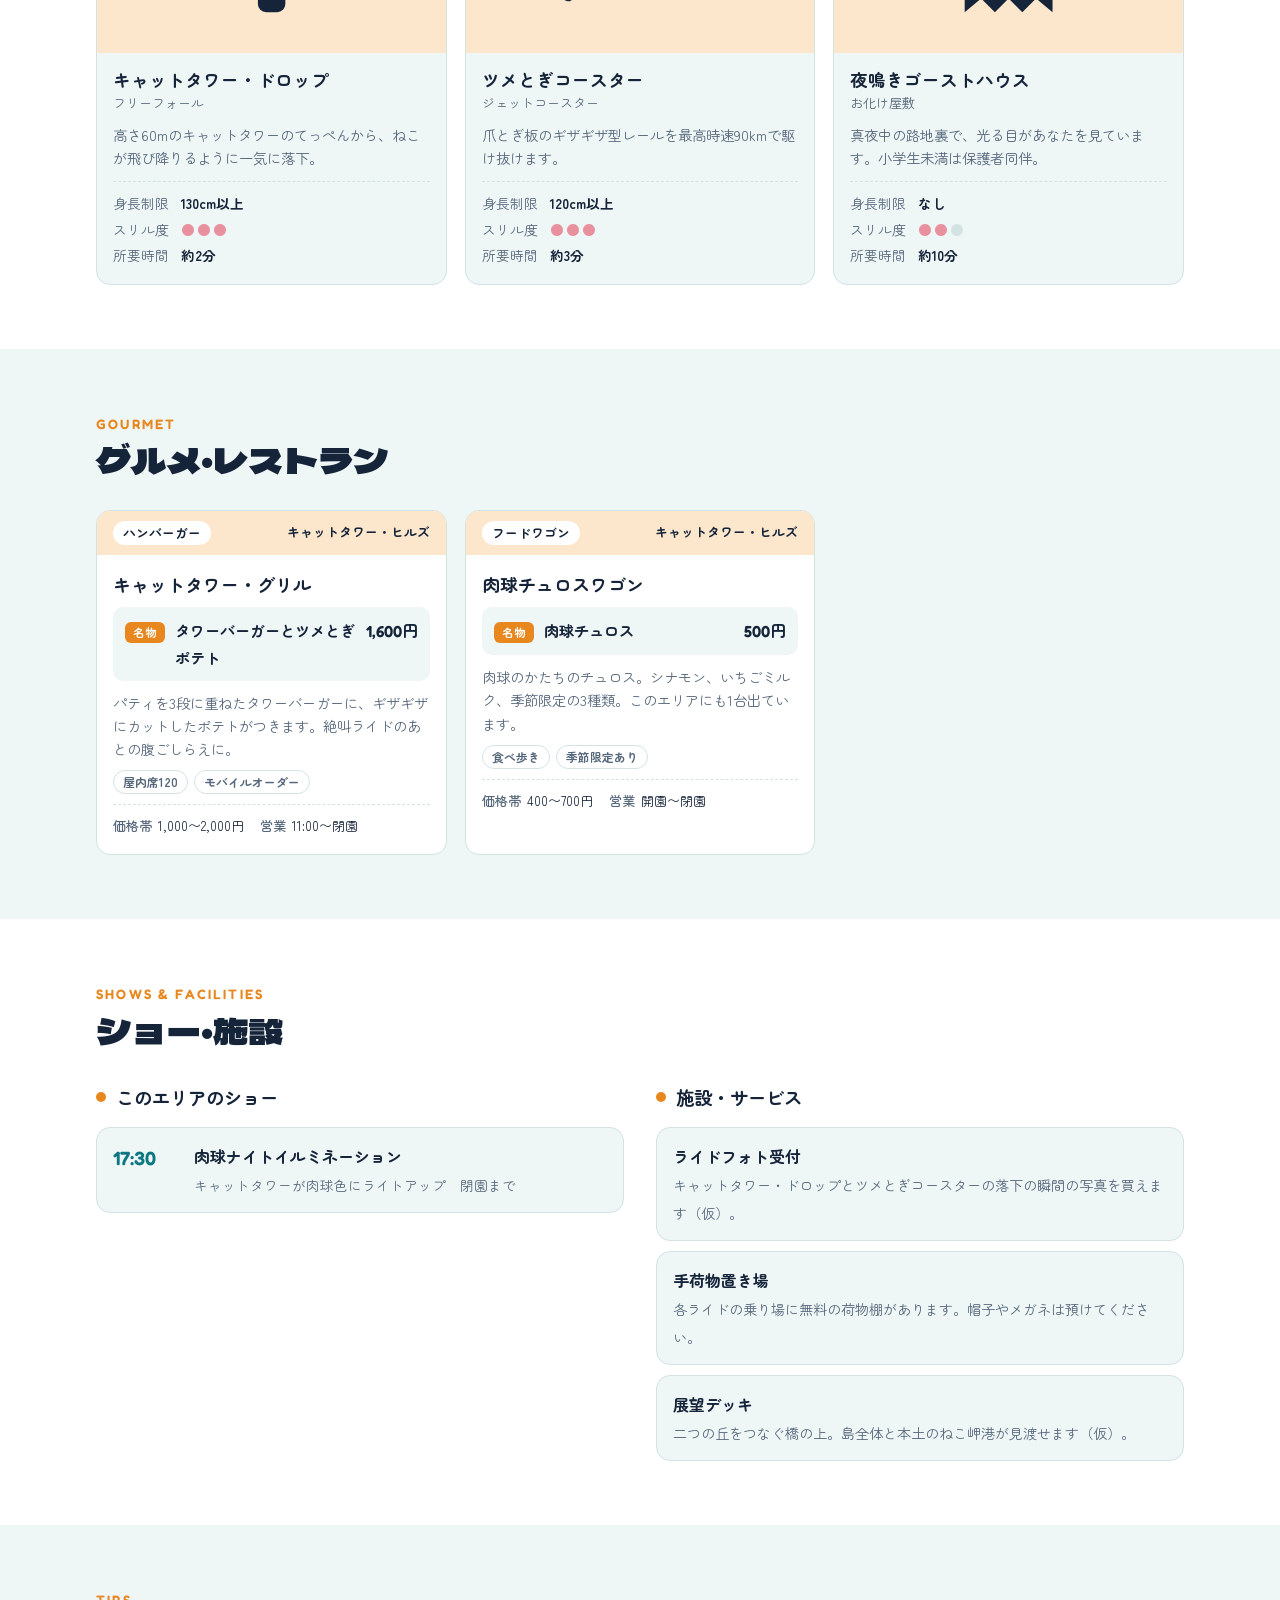
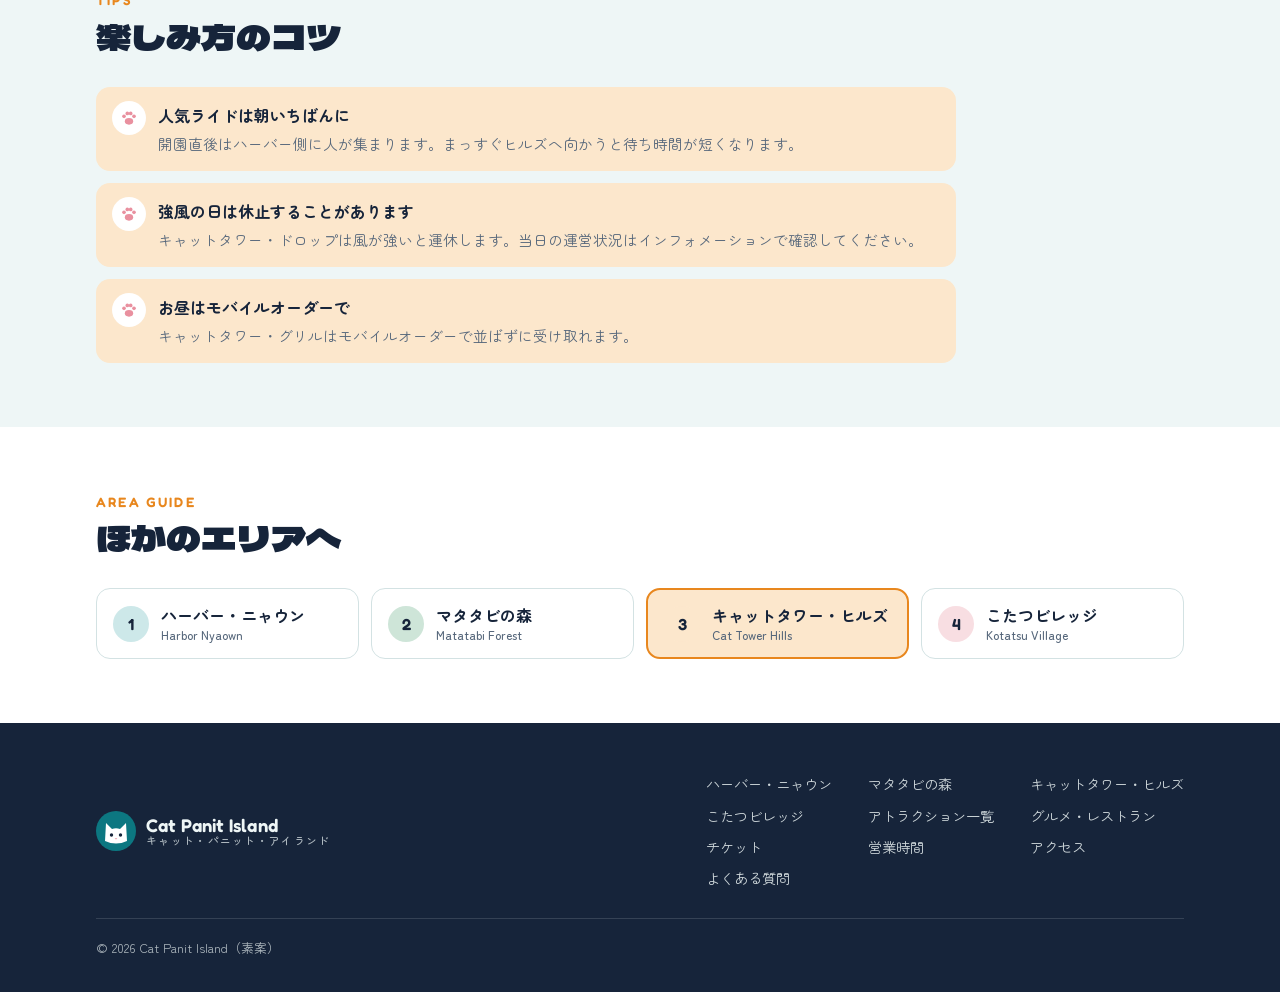
<file: area-hills.html>
<!doctype html>
<html lang="ja">
<head>
<meta charset="utf-8">
<meta name="viewport" content="width=device-width, initial-scale=1">
<title>キャットタワー・ヒルズ | Cat Panit Island</title>
<meta name="description" content="Cat Panit Island エリア3「キャットタワー・ヒルズ」のアトラクション・グルメ・ショー・施設のご案内。">
<link rel="canonical" href="https://kawaitest.github.io/cat-panit-island/area-hills.html">
<meta property="og:type" content="website">
<meta property="og:site_name" content="Cat Panit Island">
<meta property="og:locale" content="ja_JP">
<meta property="og:title" content="キャットタワー・ヒルズ｜Cat Panit Island">
<meta property="og:description" content="Cat Panit Island エリア3「キャットタワー・ヒルズ」のアトラクション・グルメ・ショー・施設のご案内。">
<meta property="og:url" content="https://kawaitest.github.io/cat-panit-island/area-hills.html">
<meta property="og:image" content="https://kawaitest.github.io/cat-panit-island/assets/ogp.png">
<meta property="og:image:width" content="1200">
<meta property="og:image:height" content="630">
<meta property="og:image:alt" content="ねこの顔のかたちをした島のイラスト">
<meta name="twitter:card" content="summary_large_image">
<link rel="preconnect" href="https://fonts.googleapis.com">
<link rel="preconnect" href="https://fonts.gstatic.com" crossorigin>
<link rel="stylesheet" href="https://fonts.googleapis.com/css2?family=Dela+Gothic+One&family=Zen+Maru+Gothic:wght@400;500;700&family=Fredoka:wght@500;600&display=swap">
<link rel="stylesheet" href="assets/site.css">
</head>
<body data-area="3">
<div class="draft-ribbon"><div class="wrap">これはホームページの素案です。料金・営業時間・施設などはすべて仮の内容です。</div></div>

<header class="site-header">
  <div class="wrap">
    <a class="brand" href="index.html" aria-label="Cat Panit Island トップへ">
      <svg viewBox="0 0 40 40" aria-hidden="true">
        <circle cx="20" cy="20" r="20" fill="var(--sea)"/>
        <path d="M9 30 L10 12 L16 18 Q20 16.5 24 18 L30 12 L31 30 Q20 35 9 30 Z" fill="var(--surface)"/>
        <circle cx="15.5" cy="24" r="1.7" fill="var(--ink)"/><circle cx="24.5" cy="24" r="1.7" fill="var(--ink)"/>
        <path d="M18.6 27.2 L21.4 27.2 L20 28.6 Z" fill="var(--paw)"/>
      </svg>
      <span class="brand-name">Cat Panit Island<small>キャット・パニット・アイランド</small></span>
    </a>
    <a class="mobile-ticket" href="index.html#tickets">チケット</a>
    <button class="menu-btn" id="menu-btn" type="button" aria-expanded="false" aria-controls="site-nav" aria-label="メニューを開く"><span class="bars" aria-hidden="true"></span><span class="lbl" aria-hidden="true">MENU</span></button>
    <nav class="nav" id="site-nav" aria-label="メインメニュー">
      <ul>
        <li><a href="area-harbor.html" title="ハーバー・ニャウン">ハーバー</a></li>
        <li><a href="area-forest.html" title="マタタビの森">森</a></li>
        <li><a href="area-hills.html" title="キャットタワー・ヒルズ" aria-current="page">ヒルズ</a></li>
        <li><a href="area-kotatsu.html" title="こたつビレッジ">こたつ</a></li>
        <li><a href="index.html#hours">営業時間</a></li>
        <li><a href="index.html#access">アクセス</a></li>
        <li class="nav-cta"><a href="index.html#tickets">チケット</a></li>
      </ul>
    </nav>
  </div>
</header>

<main id="top">
  <section class="area-hero">
    <nav class="crumbs wrap" aria-label="パンくずリスト">
    </nav>
    <div class="wrap">
      <div>
        <p class="area-no"><b>3</b>AREA 03 — CAT TOWER HILLS</p>
        <h1>キャットタワー・ヒルズ</h1>
        <p class="lead">ねこの耳にあたる二つの丘に、島でいちばんのスリルライドが集まるエリア。高さ60mのキャットタワーから落ちるフリーフォールと、爪とぎ板のレールを駆け抜けるコースターが待っています。</p>
        <dl class="facts">
          <div><dt>アトラクション</dt><dd>3<small>件</small></dd></div>
          <div><dt>グルメ</dt><dd>2<small>店</small></dd></div>
          <div><dt>メインゲートから</dt><dd>10<small>分</small></dd></div>
        </dl>
        <div class="hero-actions">
          <a class="btn btn-primary" href="#rides">アトラクションを見る</a>
          <a class="btn btn-ghost" href="#gourmet">グルメを見る</a>
        </div>
      </div>
      <div class="map">
        <svg viewBox="0 0 600 420" role="img" aria-label="島のエリアマップ。現在のエリア：キャットタワー・ヒルズ">
          <defs><clipPath id="island"><path d="M118 268 C 100 186, 158 128, 226 118 L 246 46 L 292 108 Q 310 106 330 108 L 376 46 L 392 120 C 470 134, 512 204, 492 276 C 472 346, 384 372, 300 368 C 202 366, 134 330, 118 268 Z"/></clipPath></defs>
          <rect class="sea" x="0" y="0" width="600" height="420" rx="18"/>
          <path class="tail" d="M478 300 C 545 300, 565 355, 520 378"/>
          <path class="tail-in" d="M478 300 C 545 300, 565 355, 520 378"/>
          <path class="land" d="M118 268 C 100 186, 158 128, 226 118 L 246 46 L 292 108 Q 310 106 330 108 L 376 46 L 392 120 C 470 134, 512 204, 492 276 C 472 346, 384 372, 300 368 C 202 366, 134 330, 118 268 Z"/>
          <ellipse class="zone" cx="310" cy="120" rx="130" ry="82" clip-path="url(#island)"/>
          <rect class="pier" x="286" y="366" width="12" height="40" rx="3"/>
          <text class="ferry" x="306" y="402">フェリー乗り場</text>
          <a class="pin" href="area-harbor.html" aria-label="エリア1 ハーバー・ニャウンへ"><circle cx="300" cy="320" r="18"/><text x="300" y="325">1</text></a>
          <text class="lbl dim" x="300" y="358">ハーバー・ニャウン</text>
          <a class="pin" href="area-forest.html" aria-label="エリア2 マタタビの森へ"><circle cx="196" cy="236" r="18"/><text x="196" y="241">2</text></a>
          <text class="lbl dim" x="196" y="274">マタタビの森</text>
          <g class="pin here" aria-current="page"><circle cx="310" cy="160" r="22"/><text x="310" y="165">3</text></g>
          <text class="lbl" x="310" y="198">キャットタワー・ヒルズ</text>
          <a class="pin" href="area-kotatsu.html" aria-label="エリア4 こたつビレッジへ"><circle cx="420" cy="240" r="18"/><text x="420" y="245">4</text></a>
          <text class="lbl dim" x="420" y="278">こたつビレッジ</text>
          </svg>
      </div>
    </div>
    <svg class="wave" viewBox="0 0 1200 48" preserveAspectRatio="none" aria-hidden="true"><path d="M0 24 C 150 0, 300 48, 450 24 S 750 0, 900 24 S 1100 48, 1200 20 L1200 48 L0 48 Z"/></svg>
  </section>

  <section class="block" id="highlights">
    <div class="wrap">
      <div class="sec-head"><div><p class="en">Highlights</p><h2>このエリアの見どころ</h2></div></div>
      <ol class="highlights">
          <li><h3>高さ60mのキャットタワー</h3><p>島でいちばん高い建物。キャットタワー・ドロップは、ねこが飛び降りるように一気に落下します。</p></li>
          <li><h3>最高時速90kmのコースター</h3><p>ツメとぎコースターは、爪とぎ板のようなギザギザのレールを駆け抜ける島いちばんの絶叫ライドです。</p></li>
          <li><h3>夜はもっとこわいゴーストハウス</h3><p>夜鳴きゴーストハウスは、日が暮れると演出が変わります。光る目に見つめられる、真夜中の路地裏へ。</p></li>
      </ol>
    </div>
  </section>

  <section class="block alt" id="rides">
    <div class="wrap">
      <div class="sec-head">
        <div><p class="en">Attractions</p><h2>アトラクション</h2></div>
        <p>お子さまの身長を入れると、乗れるアトラクションがひと目でわかります。スリル度は肉球の数で表しています。</p>
      </div>
      <div class="finder">
        <div class="height-input">
          <label for="height">身長</label>
          <input id="height" type="number" inputmode="numeric" min="60" max="200" step="1" placeholder="例 110">
          <span>cm</span>
        </div>
        <p class="finder-note" id="finder-note" aria-live="polite">このエリアには3件のアトラクションがあります。</p>
      </div>
      <div class="rides">
        <article class="ride" data-min="130">
          <div class="ride-art"><svg viewBox="0 0 60 50" aria-hidden="true"><rect x="25" y="2" width="10" height="44" rx="3" fill="var(--ink)"/><path d="M20 10 L24 2 L28 10 M32 10 L36 2 L40 10" fill="var(--ink)"/><rect x="16" y="22" width="28" height="8" rx="3" fill="var(--tabby)"/></svg></div>
          <div class="ride-body"><h3>キャットタワー・ドロップ</h3><p class="kind">フリーフォール</p></div>
          <p class="desc">高さ60mのキャットタワーのてっぺんから、ねこが飛び降りるように一気に落下。</p>
          <div>
            <dl>
              <dt>身長制限</dt><dd>130cm以上</dd>
              <dt>スリル度</dt><dd><span class="paws" aria-label="スリル度3">●●●<span class="off"></span></span></dd>
              <dt>所要時間</dt><dd>約2分</dd>
            </dl>
            <p class="verdict" aria-live="polite"></p>
          </div>
        </article>
        <article class="ride" data-min="120">
          <div class="ride-art"><svg viewBox="0 0 60 50" aria-hidden="true"><path d="M4 40 C 14 6, 22 6, 30 26 S 46 44, 56 12" fill="none" stroke="var(--ink)" stroke-width="4" stroke-linecap="round"/></svg></div>
          <div class="ride-body"><h3>ツメとぎコースター</h3><p class="kind">ジェットコースター</p></div>
          <p class="desc">爪とぎ板のギザギザ型レールを最高時速90kmで駆け抜けます。</p>
          <div>
            <dl>
              <dt>身長制限</dt><dd>120cm以上</dd>
              <dt>スリル度</dt><dd><span class="paws" aria-label="スリル度3">●●●<span class="off"></span></span></dd>
              <dt>所要時間</dt><dd>約3分</dd>
            </dl>
            <p class="verdict" aria-live="polite"></p>
          </div>
        </article>
        <article class="ride" data-min="0">
          <div class="ride-art"><svg viewBox="0 0 60 50" aria-hidden="true"><path d="M14 46 V22 a16 16 0 0 1 32 0 V46 l-6 -5 -5 5 -5 -5 -5 5 -5 -5 Z" fill="var(--ink)"/><circle cx="24" cy="24" r="3" fill="var(--tabby)"/><circle cx="36" cy="24" r="3" fill="var(--tabby)"/></svg></div>
          <div class="ride-body"><h3>夜鳴きゴーストハウス</h3><p class="kind">お化け屋敷</p></div>
          <p class="desc">真夜中の路地裏で、光る目があなたを見ています。小学生未満は保護者同伴。</p>
          <div>
            <dl>
              <dt>身長制限</dt><dd>なし</dd>
              <dt>スリル度</dt><dd><span class="paws" aria-label="スリル度2">●●<span class="off">●</span></span></dd>
              <dt>所要時間</dt><dd>約10分</dd>
            </dl>
            <p class="verdict" aria-live="polite"></p>
          </div>
        </article>
      </div>
    </div>
  </section>

  <section class="block" id="gourmet">
    <div class="wrap">
      <div class="sec-head"><div><p class="en">Gourmet</p><h2>グルメ・レストラン</h2></div></div>
      <div class="gourmet-grid">
        <article class="shop">
          <div class="shop-top"><span class="genre">ハンバーガー</span><span>キャットタワー・ヒルズ</span></div>
          <div class="shop-body">
            <h3>キャットタワー・グリル</h3>
            <div class="signature"><span class="lbl">名物</span><b>タワーバーガーとツメとぎポテト</b><span class="yen">1,600円</span></div>
            <p class="desc">パティを3段に重ねたタワーバーガーに、ギザギザにカットしたポテトがつきます。絶叫ライドのあとの腹ごしらえに。</p>
            <ul class="feats"><li>屋内席120</li><li>モバイルオーダー</li></ul>
            <div class="shop-meta"><span><b>価格帯</b>1,000〜2,000円</span><span><b>営業</b>11:00〜閉園</span></div>
          </div>
        </article>
        <article class="shop">
          <div class="shop-top"><span class="genre">フードワゴン</span><span>キャットタワー・ヒルズ</span></div>
          <div class="shop-body">
            <h3>肉球チュロスワゴン</h3>
            <div class="signature"><span class="lbl">名物</span><b>肉球チュロス</b><span class="yen">500円</span></div>
            <p class="desc">肉球のかたちのチュロス。シナモン、いちごミルク、季節限定の3種類。このエリアにも1台出ています。</p>
            <ul class="feats"><li>食べ歩き</li><li>季節限定あり</li></ul>
            <div class="shop-meta"><span><b>価格帯</b>400〜700円</span><span><b>営業</b>開園〜閉園</span></div>
          </div>
        </article>
      </div>
    </div>
  </section>

  <section class="block alt" id="shows">
    <div class="wrap">
      <div class="sec-head"><div><p class="en">Shows &amp; Facilities</p><h2>ショー・施設</h2></div></div>
      <div class="two-col">
        <div>
          <h3 class="sub-h">このエリアのショー</h3>
          <ul class="schedule">
            <li><span class="t">17:30</span><div><b>肉球ナイトイルミネーション</b><small>キャットタワーが肉球色にライトアップ　閉園まで</small></div></li>
          </ul>
        </div>
        <div>
          <h3 class="sub-h">施設・サービス</h3>
          <ul class="facilities">
            <li><b>ライドフォト受付</b><span>キャットタワー・ドロップとツメとぎコースターの落下の瞬間の写真を買えます（仮）。</span></li>
            <li><b>手荷物置き場</b><span>各ライドの乗り場に無料の荷物棚があります。帽子やメガネは預けてください。</span></li>
            <li><b>展望デッキ</b><span>二つの丘をつなぐ橋の上。島全体と本土のねこ岬港が見渡せます（仮）。</span></li>
          </ul>
        </div>
      </div>
    </div>
  </section>

  <section class="block" id="tips">
    <div class="wrap">
      <div class="sec-head"><div><p class="en">Tips</p><h2>楽しみ方のコツ</h2></div></div>
      <ul class="tips">
        <li><div><b>人気ライドは朝いちばんに</b><span>開園直後はハーバー側に人が集まります。まっすぐヒルズへ向かうと待ち時間が短くなります。</span></div></li>
        <li><div><b>強風の日は休止することがあります</b><span>キャットタワー・ドロップは風が強いと運休します。当日の運営状況はインフォメーションで確認してください。</span></div></li>
        <li><div><b>お昼はモバイルオーダーで</b><span>キャットタワー・グリルはモバイルオーダーで並ばずに受け取れます。</span></div></li>
      </ul>
    </div>
  </section>

  <section class="block alt" id="other-areas">
    <div class="wrap">
      <div class="sec-head"><div><p class="en">Area Guide</p><h2>ほかのエリアへ</h2></div></div>
      <ul class="area-switch">
        <li class="s1"><a href="area-harbor.html"><span class="num">1</span><span>ハーバー・ニャウン<small>Harbor Nyaown</small></span></a></li>
        <li class="s2"><a href="area-forest.html"><span class="num">2</span><span>マタタビの森<small>Matatabi Forest</small></span></a></li>
        <li class="s3"><span class="current" aria-current="page"><span class="num">3</span><span>キャットタワー・ヒルズ<small>Cat Tower Hills</small></span></span></li>
        <li class="s4"><a href="area-kotatsu.html"><span class="num">4</span><span>こたつビレッジ<small>Kotatsu Village</small></span></a></li>
      </ul>
    </div>
  </section>
</main>

<footer class="site-footer">
  <div class="wrap">
    <div class="foot-top">
      <a class="brand" href="index.html">
        <svg viewBox="0 0 40 40" aria-hidden="true">
        <circle cx="20" cy="20" r="20" fill="var(--sea)"/>
        <path d="M9 30 L10 12 L16 18 Q20 16.5 24 18 L30 12 L31 30 Q20 35 9 30 Z" fill="var(--surface)"/>
        <circle cx="15.5" cy="24" r="1.7" fill="var(--ink)"/><circle cx="24.5" cy="24" r="1.7" fill="var(--ink)"/>
        <path d="M18.6 27.2 L21.4 27.2 L20 28.6 Z" fill="var(--paw)"/>
      </svg>
        <span class="brand-name">Cat Panit Island<small>キャット・パニット・アイランド</small></span>
      </a>
      <nav class="foot-links" aria-label="フッターメニュー">
        <a href="area-harbor.html">ハーバー・ニャウン</a><a href="area-forest.html">マタタビの森</a><a href="area-hills.html">キャットタワー・ヒルズ</a><a href="area-kotatsu.html">こたつビレッジ</a><a href="index.html#rides">アトラクション一覧</a><a href="index.html#gourmet">グルメ・レストラン</a>
        <a href="index.html#tickets">チケット</a><a href="index.html#hours">営業時間</a><a href="index.html#access">アクセス</a><a href="index.html#faq">よくある質問</a>
      </nav>
    </div>
    <p class="copy">© 2026 Cat Panit Island（素案）</p>
  </div>
</footer>

<script src="assets/area.js"></script>
</body>
</html>
</file>
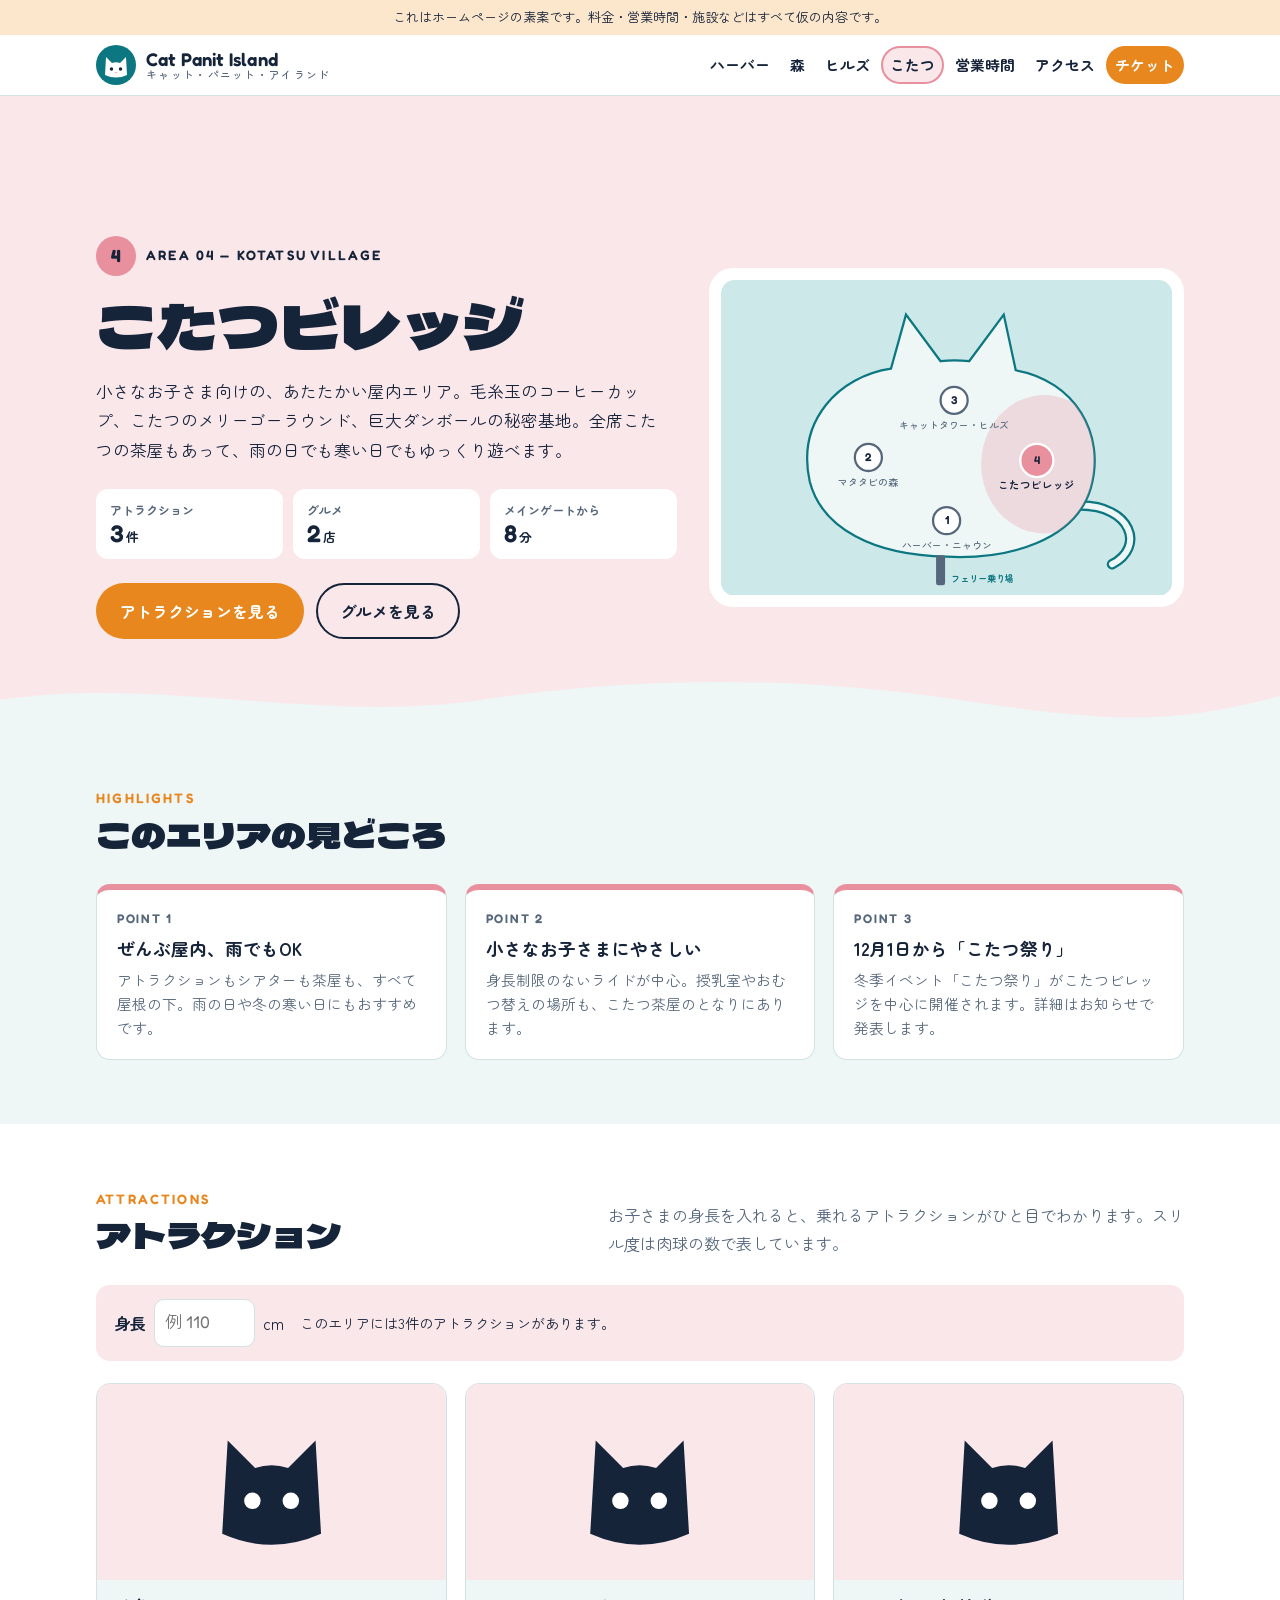
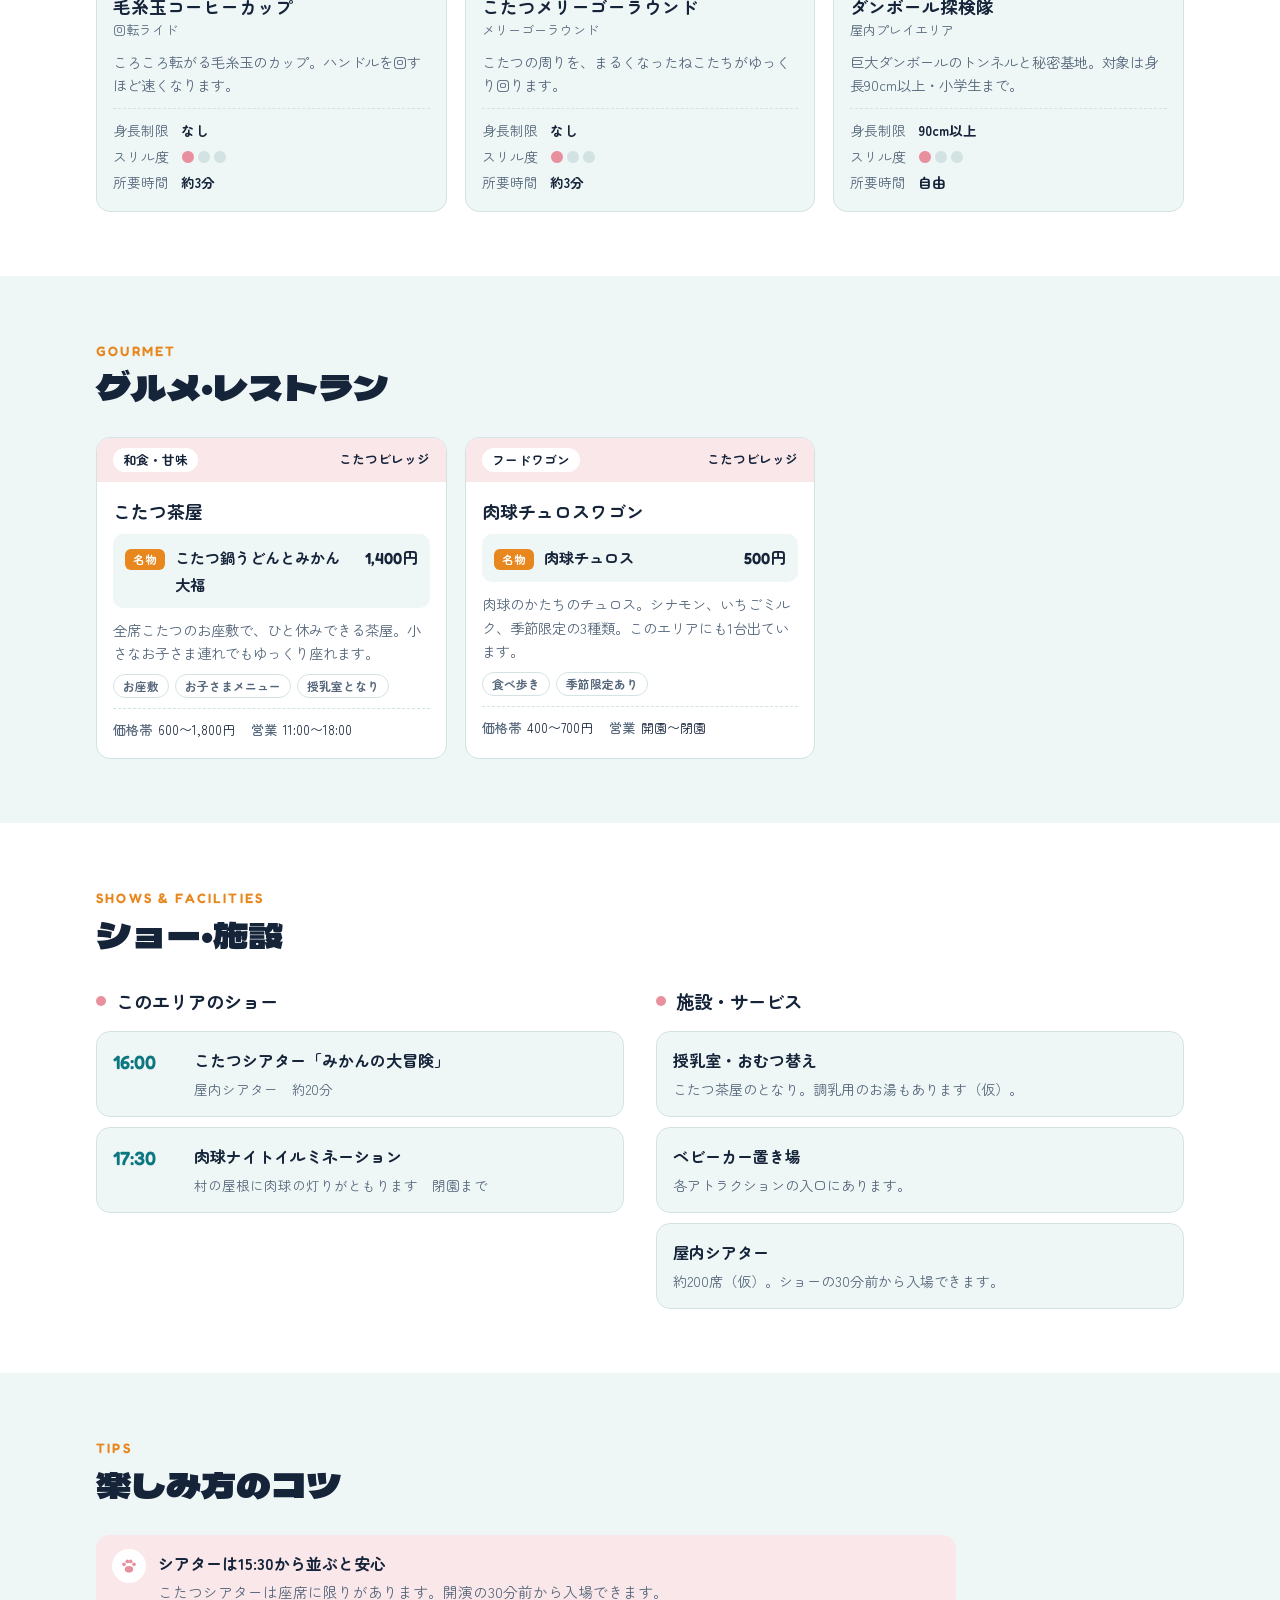
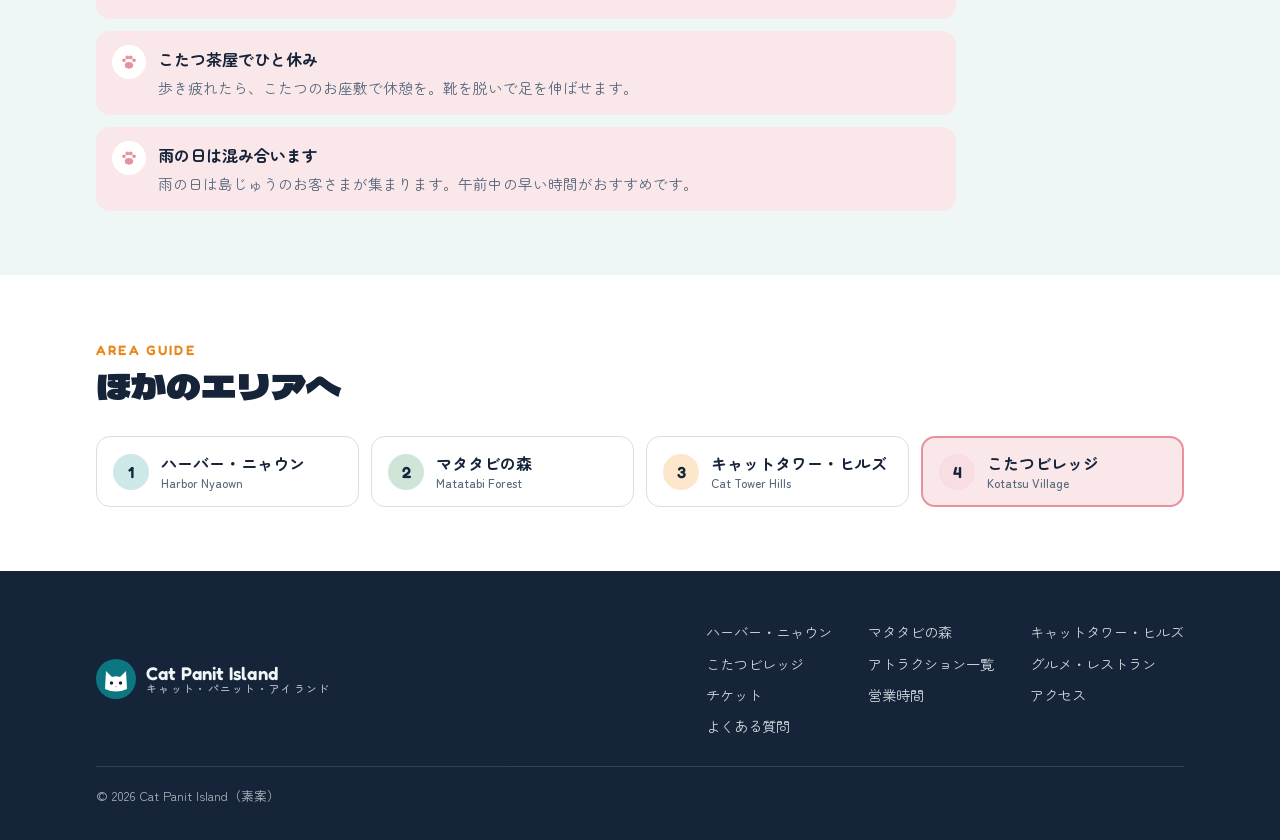
<file: area-kotatsu.html>
<!doctype html>
<html lang="ja">
<head>
<meta charset="utf-8">
<meta name="viewport" content="width=device-width, initial-scale=1">
<title>こたつビレッジ | Cat Panit Island</title>
<meta name="description" content="Cat Panit Island エリア4「こたつビレッジ」のアトラクション・グルメ・ショー・施設のご案内。">
<link rel="canonical" href="https://kawaitest.github.io/cat-panit-island/area-kotatsu.html">
<meta property="og:type" content="website">
<meta property="og:site_name" content="Cat Panit Island">
<meta property="og:locale" content="ja_JP">
<meta property="og:title" content="こたつビレッジ｜Cat Panit Island">
<meta property="og:description" content="Cat Panit Island エリア4「こたつビレッジ」のアトラクション・グルメ・ショー・施設のご案内。">
<meta property="og:url" content="https://kawaitest.github.io/cat-panit-island/area-kotatsu.html">
<meta property="og:image" content="https://kawaitest.github.io/cat-panit-island/assets/ogp.png">
<meta property="og:image:width" content="1200">
<meta property="og:image:height" content="630">
<meta property="og:image:alt" content="ねこの顔のかたちをした島のイラスト">
<meta name="twitter:card" content="summary_large_image">
<link rel="preconnect" href="https://fonts.googleapis.com">
<link rel="preconnect" href="https://fonts.gstatic.com" crossorigin>
<link rel="stylesheet" href="https://fonts.googleapis.com/css2?family=Dela+Gothic+One&family=Zen+Maru+Gothic:wght@400;500;700&family=Fredoka:wght@500;600&display=swap">
<link rel="stylesheet" href="assets/site.css">
</head>
<body data-area="4">
<div class="draft-ribbon"><div class="wrap">これはホームページの素案です。料金・営業時間・施設などはすべて仮の内容です。</div></div>

<header class="site-header">
  <div class="wrap">
    <a class="brand" href="index.html" aria-label="Cat Panit Island トップへ">
      <svg viewBox="0 0 40 40" aria-hidden="true">
        <circle cx="20" cy="20" r="20" fill="var(--sea)"/>
        <path d="M9 30 L10 12 L16 18 Q20 16.5 24 18 L30 12 L31 30 Q20 35 9 30 Z" fill="var(--surface)"/>
        <circle cx="15.5" cy="24" r="1.7" fill="var(--ink)"/><circle cx="24.5" cy="24" r="1.7" fill="var(--ink)"/>
        <path d="M18.6 27.2 L21.4 27.2 L20 28.6 Z" fill="var(--paw)"/>
      </svg>
      <span class="brand-name">Cat Panit Island<small>キャット・パニット・アイランド</small></span>
    </a>
    <a class="mobile-ticket" href="index.html#tickets">チケット</a>
    <button class="menu-btn" id="menu-btn" type="button" aria-expanded="false" aria-controls="site-nav" aria-label="メニューを開く"><span class="bars" aria-hidden="true"></span><span class="lbl" aria-hidden="true">MENU</span></button>
    <nav class="nav" id="site-nav" aria-label="メインメニュー">
      <ul>
        <li><a href="area-harbor.html" title="ハーバー・ニャウン">ハーバー</a></li>
        <li><a href="area-forest.html" title="マタタビの森">森</a></li>
        <li><a href="area-hills.html" title="キャットタワー・ヒルズ">ヒルズ</a></li>
        <li><a href="area-kotatsu.html" title="こたつビレッジ" aria-current="page">こたつ</a></li>
        <li><a href="index.html#hours">営業時間</a></li>
        <li><a href="index.html#access">アクセス</a></li>
        <li class="nav-cta"><a href="index.html#tickets">チケット</a></li>
      </ul>
    </nav>
  </div>
</header>

<main id="top">
  <section class="area-hero">
    <nav class="crumbs wrap" aria-label="パンくずリスト">
    </nav>
    <div class="wrap">
      <div>
        <p class="area-no"><b>4</b>AREA 04 — KOTATSU VILLAGE</p>
        <h1>こたつビレッジ</h1>
        <p class="lead">小さなお子さま向けの、あたたかい屋内エリア。毛糸玉のコーヒーカップ、こたつのメリーゴーラウンド、巨大ダンボールの秘密基地。全席こたつの茶屋もあって、雨の日でも寒い日でもゆっくり遊べます。</p>
        <dl class="facts">
          <div><dt>アトラクション</dt><dd>3<small>件</small></dd></div>
          <div><dt>グルメ</dt><dd>2<small>店</small></dd></div>
          <div><dt>メインゲートから</dt><dd>8<small>分</small></dd></div>
        </dl>
        <div class="hero-actions">
          <a class="btn btn-primary" href="#rides">アトラクションを見る</a>
          <a class="btn btn-ghost" href="#gourmet">グルメを見る</a>
        </div>
      </div>
      <div class="map">
        <svg viewBox="0 0 600 420" role="img" aria-label="島のエリアマップ。現在のエリア：こたつビレッジ">
          <defs><clipPath id="island"><path d="M118 268 C 100 186, 158 128, 226 118 L 246 46 L 292 108 Q 310 106 330 108 L 376 46 L 392 120 C 470 134, 512 204, 492 276 C 472 346, 384 372, 300 368 C 202 366, 134 330, 118 268 Z"/></clipPath></defs>
          <rect class="sea" x="0" y="0" width="600" height="420" rx="18"/>
          <path class="tail" d="M478 300 C 545 300, 565 355, 520 378"/>
          <path class="tail-in" d="M478 300 C 545 300, 565 355, 520 378"/>
          <path class="land" d="M118 268 C 100 186, 158 128, 226 118 L 246 46 L 292 108 Q 310 106 330 108 L 376 46 L 392 120 C 470 134, 512 204, 492 276 C 472 346, 384 372, 300 368 C 202 366, 134 330, 118 268 Z"/>
          <ellipse class="zone" cx="430" cy="245" rx="84" ry="92" clip-path="url(#island)"/>
          <rect class="pier" x="286" y="366" width="12" height="40" rx="3"/>
          <text class="ferry" x="306" y="402">フェリー乗り場</text>
          <a class="pin" href="area-harbor.html" aria-label="エリア1 ハーバー・ニャウンへ"><circle cx="300" cy="320" r="18"/><text x="300" y="325">1</text></a>
          <text class="lbl dim" x="300" y="358">ハーバー・ニャウン</text>
          <a class="pin" href="area-forest.html" aria-label="エリア2 マタタビの森へ"><circle cx="196" cy="236" r="18"/><text x="196" y="241">2</text></a>
          <text class="lbl dim" x="196" y="274">マタタビの森</text>
          <a class="pin" href="area-hills.html" aria-label="エリア3 キャットタワー・ヒルズへ"><circle cx="310" cy="160" r="18"/><text x="310" y="165">3</text></a>
          <text class="lbl dim" x="310" y="198">キャットタワー・ヒルズ</text>
          <g class="pin here" aria-current="page"><circle cx="420" cy="240" r="22"/><text x="420" y="245">4</text></g>
          <text class="lbl" x="420" y="278">こたつビレッジ</text>
          </svg>
      </div>
    </div>
    <svg class="wave" viewBox="0 0 1200 48" preserveAspectRatio="none" aria-hidden="true"><path d="M0 24 C 150 0, 300 48, 450 24 S 750 0, 900 24 S 1100 48, 1200 20 L1200 48 L0 48 Z"/></svg>
  </section>

  <section class="block" id="highlights">
    <div class="wrap">
      <div class="sec-head"><div><p class="en">Highlights</p><h2>このエリアの見どころ</h2></div></div>
      <ol class="highlights">
          <li><h3>ぜんぶ屋内、雨でもOK</h3><p>アトラクションもシアターも茶屋も、すべて屋根の下。雨の日や冬の寒い日にもおすすめです。</p></li>
          <li><h3>小さなお子さまにやさしい</h3><p>身長制限のないライドが中心。授乳室やおむつ替えの場所も、こたつ茶屋のとなりにあります。</p></li>
          <li><h3>12月1日から「こたつ祭り」</h3><p>冬季イベント「こたつ祭り」がこたつビレッジを中心に開催されます。詳細はお知らせで発表します。</p></li>
      </ol>
    </div>
  </section>

  <section class="block alt" id="rides">
    <div class="wrap">
      <div class="sec-head">
        <div><p class="en">Attractions</p><h2>アトラクション</h2></div>
        <p>お子さまの身長を入れると、乗れるアトラクションがひと目でわかります。スリル度は肉球の数で表しています。</p>
      </div>
      <div class="finder">
        <div class="height-input">
          <label for="height">身長</label>
          <input id="height" type="number" inputmode="numeric" min="60" max="200" step="1" placeholder="例 110">
          <span>cm</span>
        </div>
        <p class="finder-note" id="finder-note" aria-live="polite">このエリアには3件のアトラクションがあります。</p>
      </div>
      <div class="rides">
        <article class="ride" data-min="0">
          <div class="ride-art"><svg viewBox="0 0 60 50" aria-hidden="true"><path d="M12 44 L14 10 L24 20 Q30 18 36 20 L46 10 L48 44 Q30 52 12 44 Z" fill="var(--ink)"/><circle cx="23" cy="32" r="3" fill="var(--surface)"/><circle cx="37" cy="32" r="3" fill="var(--surface)"/></svg></div>
          <div class="ride-body"><h3>毛糸玉コーヒーカップ</h3><p class="kind">回転ライド</p></div>
          <p class="desc">ころころ転がる毛糸玉のカップ。ハンドルを回すほど速くなります。</p>
          <div>
            <dl>
              <dt>身長制限</dt><dd>なし</dd>
              <dt>スリル度</dt><dd><span class="paws" aria-label="スリル度1">●<span class="off">●●</span></span></dd>
              <dt>所要時間</dt><dd>約3分</dd>
            </dl>
            <p class="verdict" aria-live="polite"></p>
          </div>
        </article>
        <article class="ride" data-min="0">
          <div class="ride-art"><svg viewBox="0 0 60 50" aria-hidden="true"><path d="M12 44 L14 10 L24 20 Q30 18 36 20 L46 10 L48 44 Q30 52 12 44 Z" fill="var(--ink)"/><circle cx="23" cy="32" r="3" fill="var(--surface)"/><circle cx="37" cy="32" r="3" fill="var(--surface)"/></svg></div>
          <div class="ride-body"><h3>こたつメリーゴーラウンド</h3><p class="kind">メリーゴーラウンド</p></div>
          <p class="desc">こたつの周りを、まるくなったねこたちがゆっくり回ります。</p>
          <div>
            <dl>
              <dt>身長制限</dt><dd>なし</dd>
              <dt>スリル度</dt><dd><span class="paws" aria-label="スリル度1">●<span class="off">●●</span></span></dd>
              <dt>所要時間</dt><dd>約3分</dd>
            </dl>
            <p class="verdict" aria-live="polite"></p>
          </div>
        </article>
        <article class="ride" data-min="90">
          <div class="ride-art"><svg viewBox="0 0 60 50" aria-hidden="true"><path d="M12 44 L14 10 L24 20 Q30 18 36 20 L46 10 L48 44 Q30 52 12 44 Z" fill="var(--ink)"/><circle cx="23" cy="32" r="3" fill="var(--surface)"/><circle cx="37" cy="32" r="3" fill="var(--surface)"/></svg></div>
          <div class="ride-body"><h3>ダンボール探検隊</h3><p class="kind">屋内プレイエリア</p></div>
          <p class="desc">巨大ダンボールのトンネルと秘密基地。対象は身長90cm以上・小学生まで。</p>
          <div>
            <dl>
              <dt>身長制限</dt><dd>90cm以上</dd>
              <dt>スリル度</dt><dd><span class="paws" aria-label="スリル度1">●<span class="off">●●</span></span></dd>
              <dt>所要時間</dt><dd>自由</dd>
            </dl>
            <p class="verdict" aria-live="polite"></p>
          </div>
        </article>
      </div>
    </div>
  </section>

  <section class="block" id="gourmet">
    <div class="wrap">
      <div class="sec-head"><div><p class="en">Gourmet</p><h2>グルメ・レストラン</h2></div></div>
      <div class="gourmet-grid">
        <article class="shop">
          <div class="shop-top"><span class="genre">和食・甘味</span><span>こたつビレッジ</span></div>
          <div class="shop-body">
            <h3>こたつ茶屋</h3>
            <div class="signature"><span class="lbl">名物</span><b>こたつ鍋うどんとみかん大福</b><span class="yen">1,400円</span></div>
            <p class="desc">全席こたつのお座敷で、ひと休みできる茶屋。小さなお子さま連れでもゆっくり座れます。</p>
            <ul class="feats"><li>お座敷</li><li>お子さまメニュー</li><li>授乳室となり</li></ul>
            <div class="shop-meta"><span><b>価格帯</b>600〜1,800円</span><span><b>営業</b>11:00〜18:00</span></div>
          </div>
        </article>
        <article class="shop">
          <div class="shop-top"><span class="genre">フードワゴン</span><span>こたつビレッジ</span></div>
          <div class="shop-body">
            <h3>肉球チュロスワゴン</h3>
            <div class="signature"><span class="lbl">名物</span><b>肉球チュロス</b><span class="yen">500円</span></div>
            <p class="desc">肉球のかたちのチュロス。シナモン、いちごミルク、季節限定の3種類。このエリアにも1台出ています。</p>
            <ul class="feats"><li>食べ歩き</li><li>季節限定あり</li></ul>
            <div class="shop-meta"><span><b>価格帯</b>400〜700円</span><span><b>営業</b>開園〜閉園</span></div>
          </div>
        </article>
      </div>
    </div>
  </section>

  <section class="block alt" id="shows">
    <div class="wrap">
      <div class="sec-head"><div><p class="en">Shows &amp; Facilities</p><h2>ショー・施設</h2></div></div>
      <div class="two-col">
        <div>
          <h3 class="sub-h">このエリアのショー</h3>
          <ul class="schedule">
            <li><span class="t">16:00</span><div><b>こたつシアター「みかんの大冒険」</b><small>屋内シアター　約20分</small></div></li>
            <li><span class="t">17:30</span><div><b>肉球ナイトイルミネーション</b><small>村の屋根に肉球の灯りがともります　閉園まで</small></div></li>
          </ul>
        </div>
        <div>
          <h3 class="sub-h">施設・サービス</h3>
          <ul class="facilities">
            <li><b>授乳室・おむつ替え</b><span>こたつ茶屋のとなり。調乳用のお湯もあります（仮）。</span></li>
            <li><b>ベビーカー置き場</b><span>各アトラクションの入口にあります。</span></li>
            <li><b>屋内シアター</b><span>約200席（仮）。ショーの30分前から入場できます。</span></li>
          </ul>
        </div>
      </div>
    </div>
  </section>

  <section class="block" id="tips">
    <div class="wrap">
      <div class="sec-head"><div><p class="en">Tips</p><h2>楽しみ方のコツ</h2></div></div>
      <ul class="tips">
        <li><div><b>シアターは15:30から並ぶと安心</b><span>こたつシアターは座席に限りがあります。開演の30分前から入場できます。</span></div></li>
        <li><div><b>こたつ茶屋でひと休み</b><span>歩き疲れたら、こたつのお座敷で休憩を。靴を脱いで足を伸ばせます。</span></div></li>
        <li><div><b>雨の日は混み合います</b><span>雨の日は島じゅうのお客さまが集まります。午前中の早い時間がおすすめです。</span></div></li>
      </ul>
    </div>
  </section>

  <section class="block alt" id="other-areas">
    <div class="wrap">
      <div class="sec-head"><div><p class="en">Area Guide</p><h2>ほかのエリアへ</h2></div></div>
      <ul class="area-switch">
        <li class="s1"><a href="area-harbor.html"><span class="num">1</span><span>ハーバー・ニャウン<small>Harbor Nyaown</small></span></a></li>
        <li class="s2"><a href="area-forest.html"><span class="num">2</span><span>マタタビの森<small>Matatabi Forest</small></span></a></li>
        <li class="s3"><a href="area-hills.html"><span class="num">3</span><span>キャットタワー・ヒルズ<small>Cat Tower Hills</small></span></a></li>
        <li class="s4"><span class="current" aria-current="page"><span class="num">4</span><span>こたつビレッジ<small>Kotatsu Village</small></span></span></li>
      </ul>
    </div>
  </section>
</main>

<footer class="site-footer">
  <div class="wrap">
    <div class="foot-top">
      <a class="brand" href="index.html">
        <svg viewBox="0 0 40 40" aria-hidden="true">
        <circle cx="20" cy="20" r="20" fill="var(--sea)"/>
        <path d="M9 30 L10 12 L16 18 Q20 16.5 24 18 L30 12 L31 30 Q20 35 9 30 Z" fill="var(--surface)"/>
        <circle cx="15.5" cy="24" r="1.7" fill="var(--ink)"/><circle cx="24.5" cy="24" r="1.7" fill="var(--ink)"/>
        <path d="M18.6 27.2 L21.4 27.2 L20 28.6 Z" fill="var(--paw)"/>
      </svg>
        <span class="brand-name">Cat Panit Island<small>キャット・パニット・アイランド</small></span>
      </a>
      <nav class="foot-links" aria-label="フッターメニュー">
        <a href="area-harbor.html">ハーバー・ニャウン</a><a href="area-forest.html">マタタビの森</a><a href="area-hills.html">キャットタワー・ヒルズ</a><a href="area-kotatsu.html">こたつビレッジ</a><a href="index.html#rides">アトラクション一覧</a><a href="index.html#gourmet">グルメ・レストラン</a>
        <a href="index.html#tickets">チケット</a><a href="index.html#hours">営業時間</a><a href="index.html#access">アクセス</a><a href="index.html#faq">よくある質問</a>
      </nav>
    </div>
    <p class="copy">© 2026 Cat Panit Island（素案）</p>
  </div>
</footer>

<script src="assets/area.js"></script>
</body>
</html>
</file>
<file: assets/site.css>
/* Cat Panit Island — エリアページ共通スタイル（index.html のトークンと揃えています） */
:root {
  --bg: #EEF6F6;
  --surface: #FFFFFF;
  --ink: #16243A;
  --muted: #56677B;
  --line: #D3E2E3;
  --sea: #0C7781;
  --sea-soft: #CDE8E9;
  --tabby: #E8871E;
  --tabby-soft: #FCE7CC;
  --paw: #E9909F;
  --on-accent: #FFFFFF;
  --ok: #1F8A4C;
  --off: #A23B3B;
  --font-display: "Dela Gothic One", "Hiragino Sans", "Yu Gothic", sans-serif;
  --font-body: "Zen Maru Gothic", "Hiragino Maru Gothic ProN", "Yu Gothic", "Meiryo", sans-serif;
  --font-latin: "Fredoka", "Zen Maru Gothic", system-ui, sans-serif;
  --radius: 14px;
  --wrap: 1120px;
}
@media (prefers-color-scheme: dark) {
  :root:not([data-theme="light"]) {
    --bg: #0C1622; --surface: #13212F; --ink: #E7EFF1; --muted: #9DB0BF; --line: #243749;
    --sea: #3DBDC6; --sea-soft: #12343C; --tabby: #F5A64A; --tabby-soft: #3A2A16; --paw: #F0A5B2;
    --on-accent: #0C1622; --ok: #5BCB8A; --off: #EE8A8A; color-scheme: dark;
  }
}
:root[data-theme="dark"] {
  --bg: #0C1622; --surface: #13212F; --ink: #E7EFF1; --muted: #9DB0BF; --line: #243749;
  --sea: #3DBDC6; --sea-soft: #12343C; --tabby: #F5A64A; --tabby-soft: #3A2A16; --paw: #F0A5B2;
  --on-accent: #0C1622; --ok: #5BCB8A; --off: #EE8A8A; color-scheme: dark;
}

/* エリアごとのアクセント色 */
body { --accent: var(--sea); --accent-soft: var(--sea-soft); --accent-ink: var(--on-accent); }
body[data-area="2"] { --accent: var(--ok); --accent-soft: color-mix(in srgb, var(--ok) 16%, var(--surface)); }
body[data-area="3"] { --accent: var(--tabby); --accent-soft: var(--tabby-soft); }
body[data-area="4"] { --accent: var(--paw); --accent-soft: color-mix(in srgb, var(--paw) 22%, var(--surface)); --accent-ink: var(--ink); }

* { box-sizing: border-box; }
html { scroll-behavior: smooth; scroll-padding-top: 76px; }
@media (prefers-reduced-motion: reduce) { html { scroll-behavior: auto; } * { animation: none !important; transition: none !important; } }
body {
  margin: 0; background: var(--bg); color: var(--ink);
  font-family: var(--font-body); font-size: 16px; line-height: 1.75;
  overflow-x: hidden;
}
a { color: var(--sea); }
:focus-visible { outline: 3px solid var(--tabby); outline-offset: 2px; border-radius: 6px; }
h1, h2, h3 { text-wrap: balance; margin: 0; }
p { margin: 0; }
.wrap {
  max-width: var(--wrap); margin-inline: auto;
  padding-left: max(16px, env(safe-area-inset-left, 0px));
  padding-right: max(16px, env(safe-area-inset-right, 0px));
}
.draft-ribbon { background: var(--tabby-soft); color: var(--ink); font-size: .82rem; text-align: center; padding-block: 6px; }

/* ---------- Header ---------- */
.site-header { position: sticky; top: 0; z-index: 20; background: var(--surface); border-bottom: 1px solid var(--line); }
.site-header .wrap { display: flex; align-items: center; gap: 16px; padding-block: 10px; }
.brand { display: flex; align-items: center; gap: 10px; text-decoration: none; color: var(--ink); flex-shrink: 0; }
.brand svg { width: 40px; height: 40px; }
.brand-name { font-family: var(--font-latin); font-weight: 600; font-size: 1.15rem; line-height: 1.1; letter-spacing: .01em; }
.brand-name small { display: block; font-family: var(--font-body); font-weight: 500; font-size: .68rem; color: var(--muted); letter-spacing: .12em; }
.nav { margin-left: auto; min-width: 0; overflow-x: auto; scrollbar-width: none; }
.nav::-webkit-scrollbar { display: none; }
.nav ul { display: flex; gap: 2px; list-style: none; margin: 0; padding: 0; white-space: nowrap; }
.nav a { display: block; padding: 6px 9px; border-radius: 999px; text-decoration: none; color: var(--ink); font-weight: 700; font-size: .92rem; }
.nav a:hover { background: var(--sea-soft); }
.nav a[aria-current="page"] { background: var(--accent-soft); box-shadow: inset 0 0 0 2px var(--accent); }
.nav .nav-cta a { background: var(--tabby); color: var(--on-accent); }
.menu-btn, .mobile-ticket { display: none; }
.mobile-ticket { margin-left: auto; align-items: center; padding: 8px 16px; border-radius: 999px; background: var(--tabby); color: var(--on-accent); font-weight: 700; font-size: .9rem; text-decoration: none; white-space: nowrap; }
.menu-btn { width: 52px; height: 48px; flex-shrink: 0; border: 0; border-radius: 12px; background: var(--sea-soft); color: var(--ink); cursor: pointer; flex-direction: column; align-items: center; justify-content: center; gap: 4px; padding: 0; font: inherit; }
.menu-btn .bars { position: relative; width: 20px; height: 2px; margin-block: 6px; border-radius: 2px; background: currentColor; transition: background .2s; }
.menu-btn .bars::before, .menu-btn .bars::after { content: ""; position: absolute; left: 0; width: 20px; height: 2px; border-radius: 2px; background: currentColor; transition: transform .2s, top .2s; }
.menu-btn .bars::before { top: -6px; }
.menu-btn .bars::after { top: 6px; }
.menu-btn .lbl { font-family: var(--font-latin); font-weight: 600; font-size: .6rem; letter-spacing: .08em; line-height: 1; }
.site-header.open .menu-btn .bars { background: transparent; }
.site-header.open .menu-btn .bars::before { top: 0; transform: rotate(45deg); }
.site-header.open .menu-btn .bars::after { top: 0; transform: rotate(-45deg); }
@media (max-width: 1000px) {
  .site-header .wrap { flex-wrap: wrap; gap: 8px; }
  .brand-name { white-space: nowrap; }
  .mobile-ticket { display: inline-flex; }
  .menu-btn { display: flex; }
  .nav { display: none; width: 100%; margin-left: 0; overflow: visible; }
  .site-header.open .nav { display: block; max-height: calc(100dvh - 80px); overflow-y: auto; }
  .nav ul { display: grid; grid-template-columns: repeat(2, minmax(0, 1fr)); gap: 8px; white-space: normal; padding-block: 6px 14px; }
  .nav a { padding: 12px 14px; border-radius: 12px; background: var(--bg); font-size: 1rem; }
  .nav .nav-cta { grid-column: 1 / -1; }
  .nav .nav-cta a { text-align: center; }
}
@media (max-width: 360px) { .brand-name small { display: none; } }

/* ---------- Breadcrumb ---------- */
.crumbs { font-size: .85rem; padding-block: 12px 0; }
.crumbs ol { display: flex; flex-wrap: wrap; gap: 4px 8px; list-style: none; margin: 0; padding: 0; color: var(--muted); }
.crumbs li + li::before { content: "›"; margin-right: 8px; }
.crumbs a { color: var(--muted); }

/* ---------- Area hero ---------- */
.area-hero { background: var(--accent-soft); position: relative; overflow: hidden; }
.area-hero .wrap { display: grid; grid-template-columns: 1.1fr .9fr; gap: 32px; align-items: center; padding-block: 28px 84px; }
.area-no { display: inline-flex; align-items: center; gap: 10px; font-family: var(--font-latin); font-weight: 600; letter-spacing: .16em; font-size: .85rem; color: var(--ink); }
.area-no b { width: 40px; height: 40px; border-radius: 50%; display: grid; place-items: center; background: var(--accent); color: var(--accent-ink); letter-spacing: 0; font-size: 1.1rem; }
.area-hero h1 { font-family: var(--font-display); font-weight: 400; font-size: clamp(2.1rem, 5.4vw, 3.8rem); line-height: 1.2; margin-top: 12px; }
.area-hero .lead { margin-top: 16px; max-width: 34em; font-size: 1.05rem; }
.facts { display: grid; grid-template-columns: repeat(3, minmax(0, 1fr)); gap: 10px; margin: 24px 0 0; padding: 0; }
.facts div { background: var(--surface); border-radius: 12px; padding: 10px 14px; }
.facts dt { font-size: .75rem; color: var(--muted); font-weight: 700; }
.facts dd { margin: 0; font-family: var(--font-latin); font-weight: 600; font-size: 1.5rem; line-height: 1.2; font-variant-numeric: tabular-nums; }
.facts dd small { font-family: var(--font-body); font-size: .8rem; font-weight: 700; margin-left: 2px; }
.hero-actions { display: flex; flex-wrap: wrap; gap: 12px; margin-top: 24px; }
.btn { display: inline-flex; align-items: center; gap: 8px; padding: 12px 22px; border-radius: 999px; font-weight: 700; text-decoration: none; font-family: var(--font-body); font-size: 1rem; border: 2px solid transparent; cursor: pointer; }
.btn-primary { background: var(--tabby); color: var(--on-accent); }
.btn-ghost { border-color: var(--ink); color: var(--ink); background: transparent; }
.btn:hover { transform: translateY(-1px); }
.wave { position: absolute; left: 0; right: 0; bottom: -1px; height: 48px; width: 100%; display: block; }
.wave path { fill: var(--bg); }
@media (max-width: 820px) { .area-hero .wrap { grid-template-columns: 1fr; padding-block: 20px 76px; } }
@media (max-width: 420px) { .facts dd { font-size: 1.25rem; } }

/* Mini map */
.map { background: var(--surface); border-radius: 24px; padding: 12px; }
.map svg { width: 100%; height: auto; display: block; }
.map .sea { fill: var(--sea-soft); }
.map .land { fill: var(--bg); stroke: var(--sea); stroke-width: 3; }
.map .zone { fill: var(--accent); opacity: .28; }
.map .tail { fill: none; stroke: var(--sea); stroke-width: 14; stroke-linecap: round; }
.map .tail-in { fill: none; stroke: var(--bg); stroke-width: 8; stroke-linecap: round; }
.map .pin circle { fill: var(--surface); stroke: var(--muted); stroke-width: 3; }
.map .pin text { fill: var(--ink); font-family: var(--font-latin); font-weight: 600; font-size: 15px; text-anchor: middle; pointer-events: none; }
.map a.pin:hover circle, .map a.pin:focus-visible circle { stroke: var(--tabby); }
.map .pin.here circle { fill: var(--accent); stroke: var(--surface); r: 22; }
.map .pin.here text { fill: var(--accent-ink); }
.map .lbl { fill: var(--ink); font-family: var(--font-body); font-weight: 700; font-size: 14px; text-anchor: middle; }
.map .lbl.dim { fill: var(--muted); font-weight: 500; font-size: 13px; }
.map .pier { fill: var(--muted); }
.map .ferry { fill: var(--sea); font-family: var(--font-body); font-size: 12px; font-weight: 700; }

/* ---------- Sections ---------- */
section.block { padding-block: 64px; }
.alt { background: var(--surface); }
.sec-head { display: flex; flex-wrap: wrap; align-items: end; justify-content: space-between; gap: 12px 24px; margin-bottom: 28px; }
.sec-head .en { font-family: var(--font-latin); font-weight: 600; color: var(--tabby); letter-spacing: .16em; font-size: .85rem; text-transform: uppercase; }
.sec-head h2 { font-family: var(--font-display); font-weight: 400; font-size: clamp(1.6rem, 3.4vw, 2.2rem); line-height: 1.3; }
.sec-head p { color: var(--muted); max-width: 36em; }

/* Highlights */
.highlights { display: grid; grid-template-columns: repeat(3, minmax(0, 1fr)); gap: 18px; list-style: none; margin: 0; padding: 0; counter-reset: hl; }
.highlights li { background: var(--surface); border: 1px solid var(--line); border-top: 6px solid var(--accent); border-radius: var(--radius); padding: 18px 20px; display: grid; gap: 6px; align-content: start; counter-increment: hl; }
.alt .highlights li { background: var(--bg); }
.highlights li::before { content: "POINT " counter(hl); font-family: var(--font-latin); font-weight: 600; font-size: .78rem; letter-spacing: .14em; color: var(--muted); }
.highlights h3 { font-size: 1.1rem; line-height: 1.45; }
.highlights p { color: var(--muted); font-size: .92rem; line-height: 1.65; }
@media (max-width: 820px) { .highlights { grid-template-columns: 1fr; } }

/* Ride finder + cards */
.finder { display: flex; flex-wrap: wrap; gap: 8px 16px; align-items: center; padding: 14px 18px; border-radius: var(--radius); background: var(--accent-soft); margin-bottom: 22px; }
.finder label { font-weight: 700; }
.height-input { display: flex; align-items: center; gap: 8px; }
.height-input input { width: 6em; padding: 8px 10px; border-radius: 10px; border: 1px solid var(--line); background: var(--surface); color: var(--ink); font: inherit; font-family: var(--font-latin); font-size: 1.05rem; }
.finder-note { font-size: .88rem; color: var(--ink); }
.rides { display: grid; grid-template-columns: repeat(auto-fill, minmax(260px, 1fr)); gap: 18px; }
.ride { display: grid; grid-template-rows: auto auto 1fr auto; background: var(--surface); border: 1px solid var(--line); border-radius: var(--radius); overflow: hidden; transition: opacity .2s; }
.alt .ride { background: var(--bg); }
.ride-art { aspect-ratio: 16 / 9; display: grid; place-items: center; background: var(--accent-soft); }
.ride-art svg { width: 56%; height: 70%; }
.ride-body { padding: 14px 16px 0; }
.ride h3 { font-size: 1.1rem; line-height: 1.45; }
.ride .kind { color: var(--muted); font-size: .82rem; }
.ride .desc { padding: 8px 16px 0; font-size: .9rem; color: var(--muted); line-height: 1.6; }
.ride dl { display: grid; grid-template-columns: auto 1fr; gap: 2px 12px; margin: 12px 16px 16px; padding-top: 10px; border-top: 1px dashed var(--line); font-size: .85rem; }
.ride dt { color: var(--muted); }
.ride dd { margin: 0; font-weight: 700; font-variant-numeric: tabular-nums; }
.paws { color: var(--paw); letter-spacing: 2px; }
.paws .off { color: var(--line); }
.ride.no { opacity: .45; }
.ride .verdict { margin: 0 16px 16px; font-size: .8rem; font-weight: 700; padding: 4px 10px; border-radius: 8px; text-align: center; }
.ride .verdict:empty { display: none; }
.ride .verdict.ok { background: color-mix(in srgb, var(--ok) 14%, transparent); color: var(--ok); }
.ride .verdict.ng { background: color-mix(in srgb, var(--off) 14%, transparent); color: var(--off); }

/* Gourmet */
.gourmet-grid { display: grid; grid-template-columns: repeat(auto-fill, minmax(300px, 1fr)); gap: 18px; }
.shop { background: var(--surface); border: 1px solid var(--line); border-radius: var(--radius); overflow: hidden; }
.alt .shop { background: var(--bg); }
.shop-top { display: flex; justify-content: space-between; gap: 8px; padding: 10px 16px; font-size: .8rem; font-weight: 700; background: var(--accent-soft); }
.shop-top .genre { background: var(--surface); padding: 1px 10px; border-radius: 999px; }
.shop-body { padding: 16px; display: grid; gap: 10px; align-content: start; }
.shop h3 { font-size: 1.12rem; line-height: 1.45; }
.signature { display: grid; grid-template-columns: auto 1fr auto; gap: 10px; align-items: baseline; padding: 10px 12px; border-radius: 10px; background: var(--bg); }
.alt .signature { background: var(--surface); }
.signature .lbl { font-size: .72rem; font-weight: 700; color: var(--on-accent); background: var(--tabby); padding: 0 8px; border-radius: 6px; }
.signature b { font-size: .95rem; min-width: 0; }
.signature .yen { font-family: var(--font-latin); font-weight: 600; font-variant-numeric: tabular-nums; white-space: nowrap; }
.shop .desc { color: var(--muted); font-size: .9rem; line-height: 1.6; }
.feats { display: flex; flex-wrap: wrap; gap: 6px; list-style: none; margin: 0; padding: 0; }
.feats li { font-size: .74rem; font-weight: 700; padding: 1px 9px; border-radius: 999px; border: 1px solid var(--line); color: var(--muted); }
.shop-meta { display: flex; flex-wrap: wrap; gap: 4px 16px; font-size: .82rem; padding-top: 10px; border-top: 1px dashed var(--line); font-variant-numeric: tabular-nums; }
.shop-meta b { color: var(--muted); font-weight: 500; margin-right: 6px; }

/* Shows + facilities */
.two-col { display: grid; grid-template-columns: minmax(0, 1fr) minmax(0, 1fr); gap: 32px; align-items: start; }
.two-col h3.sub-h { font-size: 1.15rem; margin-bottom: 14px; display: flex; align-items: center; gap: 10px; }
.two-col h3.sub-h::before { content: ""; width: 10px; height: 10px; border-radius: 50%; background: var(--accent); }
.schedule { list-style: none; margin: 0; padding: 0; display: grid; gap: 10px; }
.schedule li { display: grid; grid-template-columns: 4.2em 1fr; gap: 14px; align-items: start; padding: 14px 16px; border-radius: var(--radius); background: var(--surface); border: 1px solid var(--line); }
.alt .schedule li { background: var(--bg); }
.schedule .t { font-family: var(--font-latin); font-weight: 600; font-size: 1.2rem; color: var(--sea); font-variant-numeric: tabular-nums; }
.schedule b { display: block; }
.schedule small { color: var(--muted); font-size: .85rem; }
.facilities { list-style: none; margin: 0; padding: 0; display: grid; gap: 10px; }
.facilities li { padding: 14px 16px; border-radius: var(--radius); background: var(--surface); border: 1px solid var(--line); }
.alt .facilities li { background: var(--bg); }
.facilities b { display: block; }
.facilities span { color: var(--muted); font-size: .88rem; }
@media (max-width: 820px) { .two-col { grid-template-columns: 1fr; } }

/* Tips */
.tips { list-style: none; margin: 0; padding: 0; display: grid; gap: 12px; max-width: 860px; }
.tips li { display: grid; grid-template-columns: 34px 1fr; gap: 12px; align-items: start; padding: 14px 16px; border-radius: var(--radius); background: var(--accent-soft); }
.tips li::before { content: ""; width: 34px; height: 34px; border-radius: 50%; background: var(--surface) center / 20px no-repeat url("data:image/svg+xml,%3Csvg xmlns='http://www.w3.org/2000/svg' viewBox='0 0 24 24'%3E%3Cg fill='%23E9909F'%3E%3Cellipse cx='12' cy='16' rx='5' ry='4'/%3E%3Ccircle cx='6' cy='10' r='2.2'/%3E%3Ccircle cx='10' cy='6.5' r='2.2'/%3E%3Ccircle cx='14' cy='6.5' r='2.2'/%3E%3Ccircle cx='18' cy='10' r='2.2'/%3E%3C/g%3E%3C/svg%3E"); }
.tips b { display: block; }
.tips span { font-size: .92rem; color: var(--muted); }

/* Area switcher */
.area-switch { display: grid; grid-template-columns: repeat(4, minmax(0, 1fr)); gap: 12px; list-style: none; margin: 0; padding: 0; }
.area-switch a, .area-switch .current { display: grid; grid-template-columns: 36px 1fr; gap: 12px; align-items: center; padding: 14px 16px; border-radius: var(--radius); border: 1px solid var(--line); background: var(--surface); color: var(--ink); text-decoration: none; font-weight: 700; line-height: 1.4; height: 100%; }
.area-switch a:hover { border-color: var(--tabby); }
.area-switch .num { width: 36px; height: 36px; border-radius: 50%; display: grid; place-items: center; font-family: var(--font-latin); font-weight: 600; color: var(--ink); }
.area-switch .s1 .num { background: var(--sea-soft); }
.area-switch .s2 .num { background: color-mix(in srgb, var(--ok) 22%, var(--surface)); }
.area-switch .s3 .num { background: var(--tabby-soft); }
.area-switch .s4 .num { background: color-mix(in srgb, var(--paw) 30%, var(--surface)); }
.area-switch .current { border: 2px solid var(--accent); background: var(--accent-soft); }
.area-switch small { display: block; font-weight: 500; font-size: .75rem; color: var(--muted); }
@media (max-width: 820px) { .area-switch { grid-template-columns: repeat(2, minmax(0, 1fr)); } }
@media (max-width: 420px) { .area-switch { grid-template-columns: 1fr; } }

/* ---------- Footer ---------- */
.site-footer { background: var(--ink); color: var(--bg); padding-block: 48px 32px; }
.site-footer .wrap { display: grid; gap: 28px; }
.foot-top { display: flex; flex-wrap: wrap; gap: 24px 48px; justify-content: space-between; }
.foot-top .brand { color: var(--bg); }
.foot-top .brand-name small { color: color-mix(in srgb, var(--bg) 70%, transparent); }
.foot-links { display: grid; grid-template-columns: repeat(3, auto); gap: 6px 36px; font-size: .9rem; }
.foot-links a { color: var(--bg); text-decoration: none; opacity: .85; }
.foot-links a:hover { opacity: 1; text-decoration: underline; }
.copy { font-size: .8rem; opacity: .7; border-top: 1px solid color-mix(in srgb, var(--bg) 20%, transparent); padding-top: 18px; }
@media (max-width: 560px) { .foot-links { grid-template-columns: repeat(2, auto); } }
</file>
